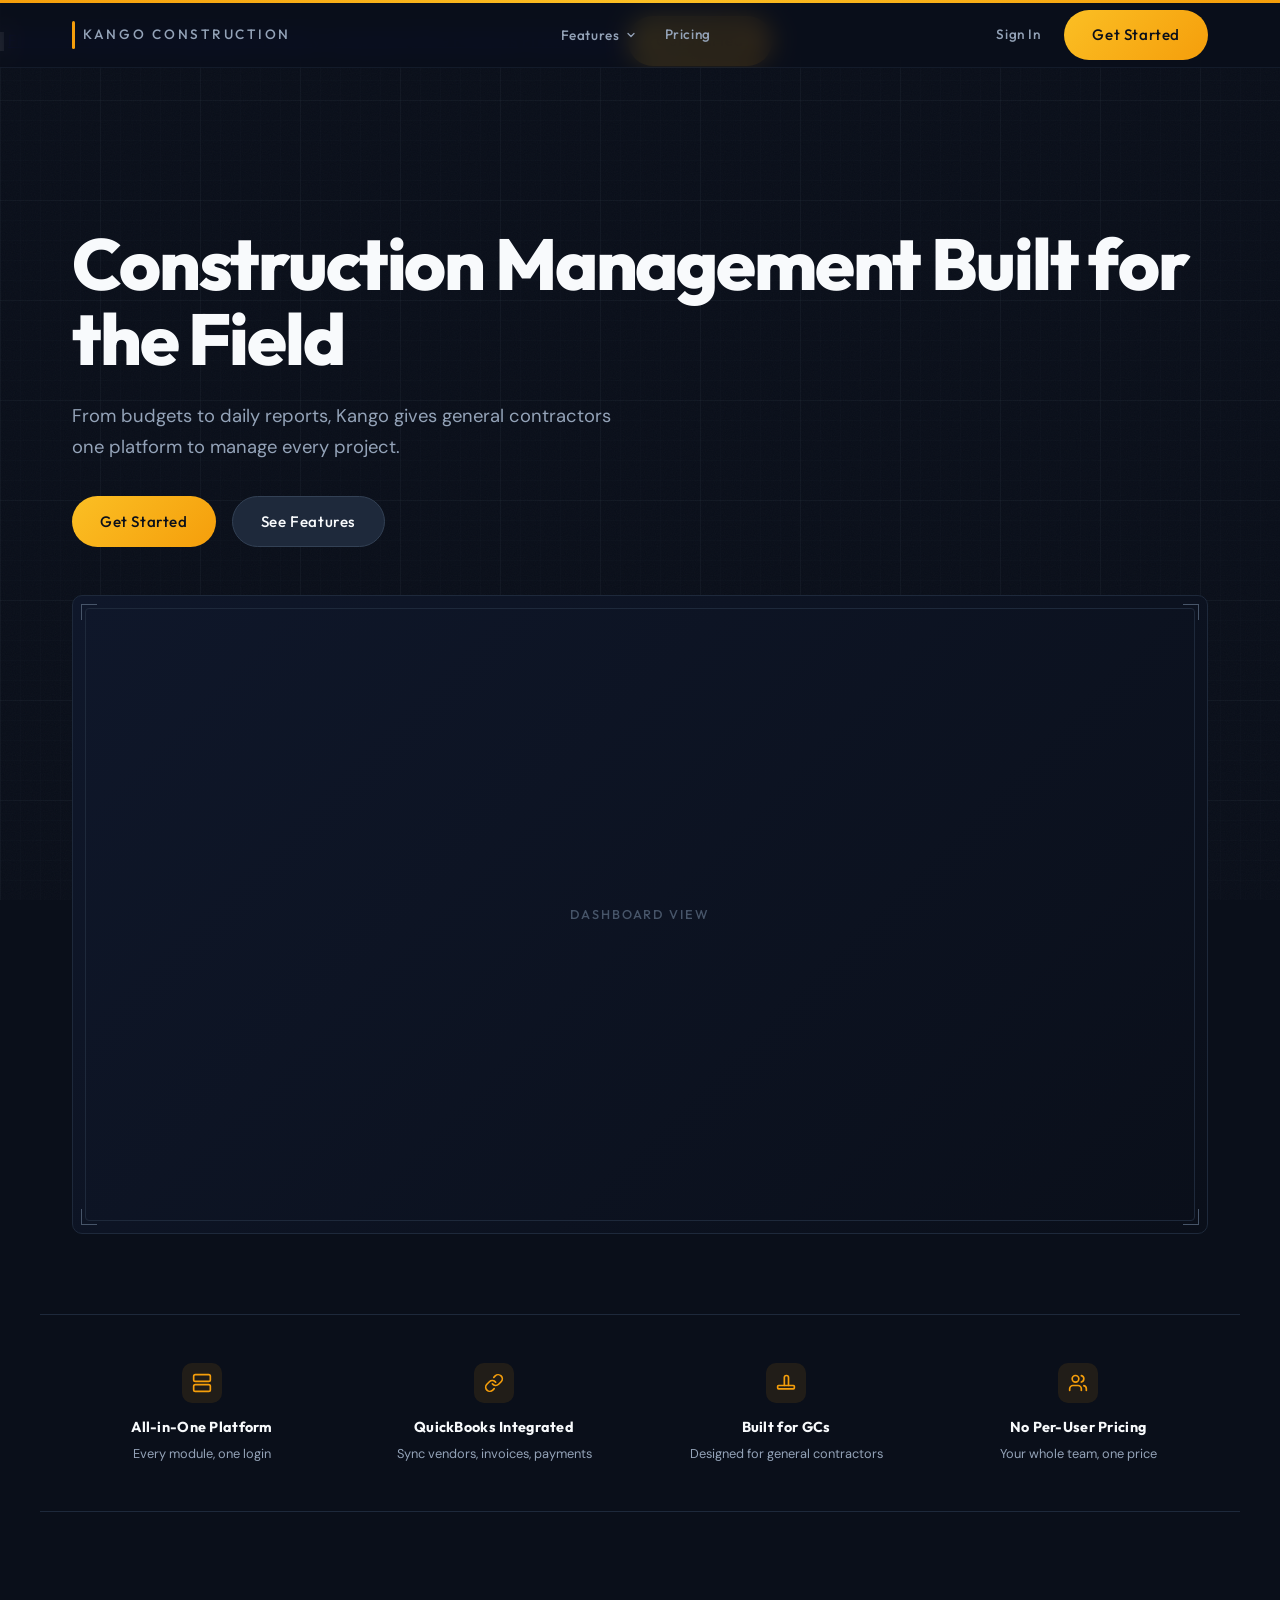
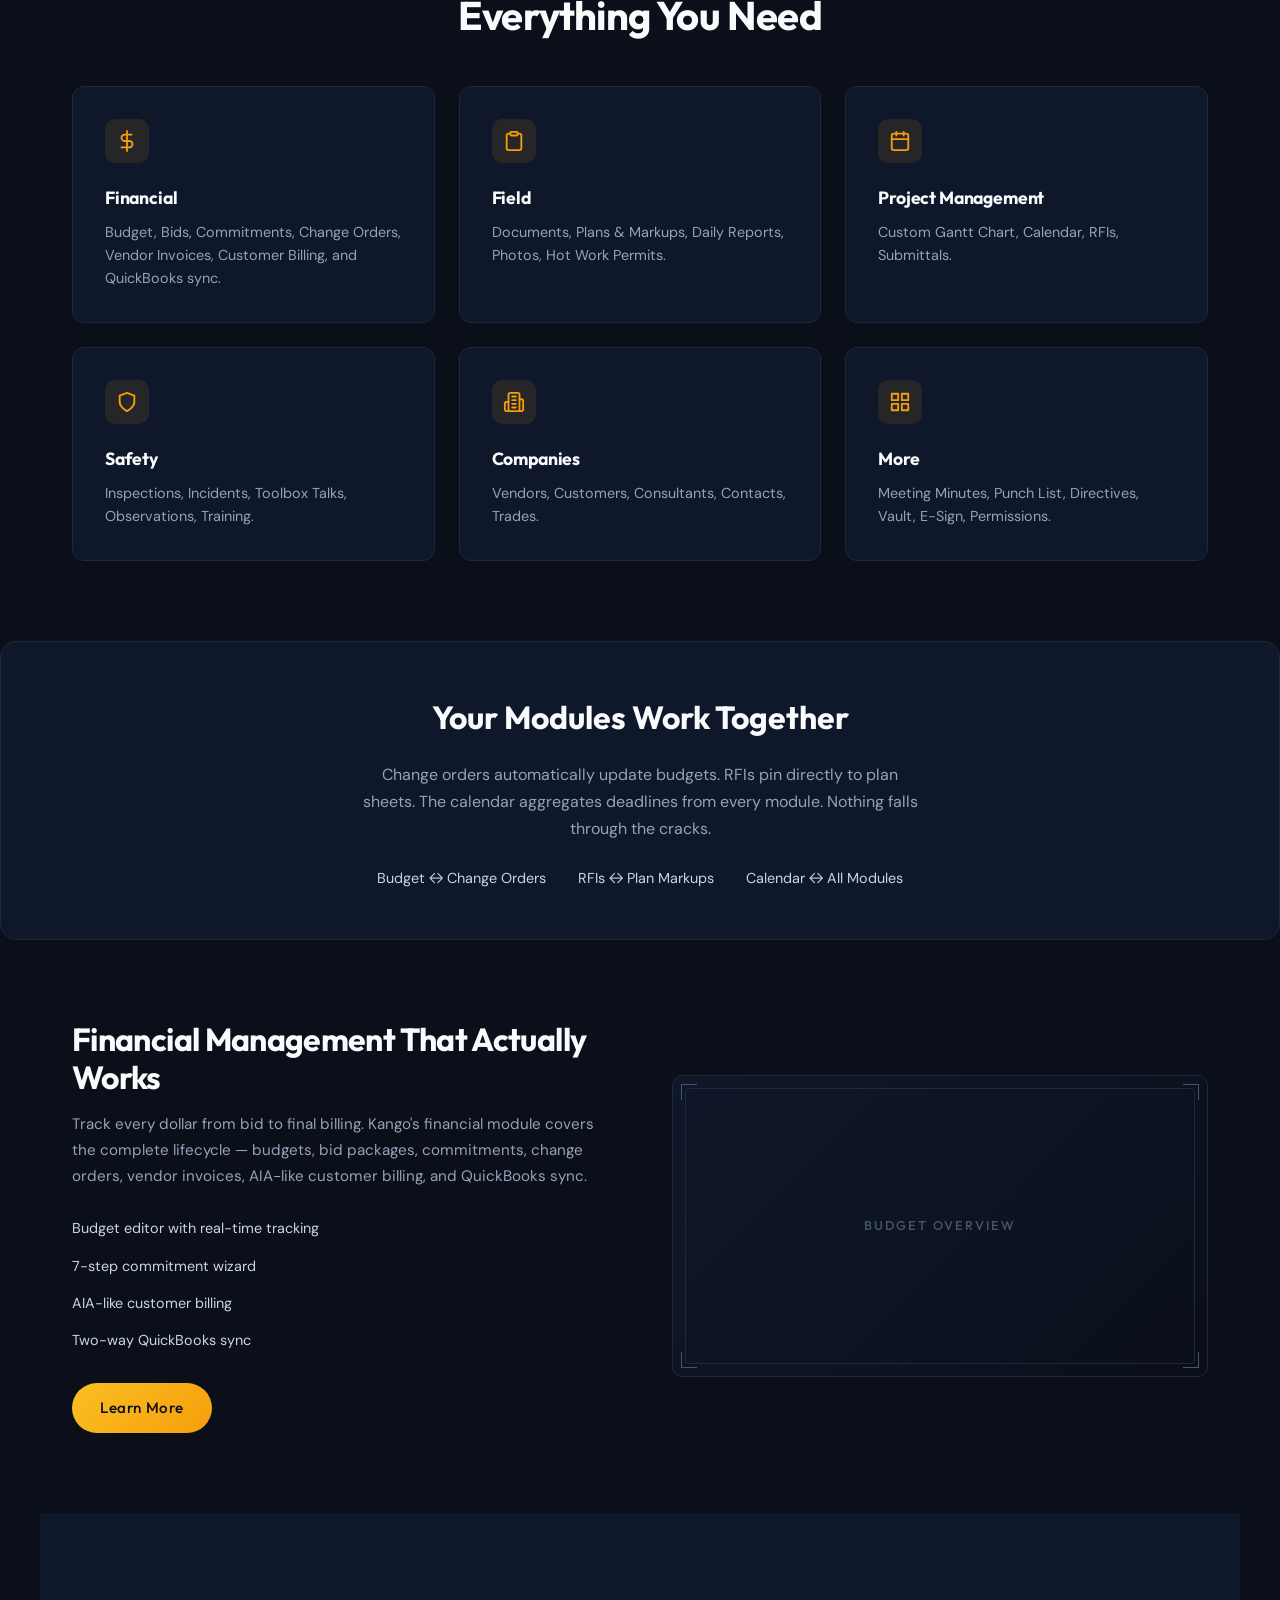
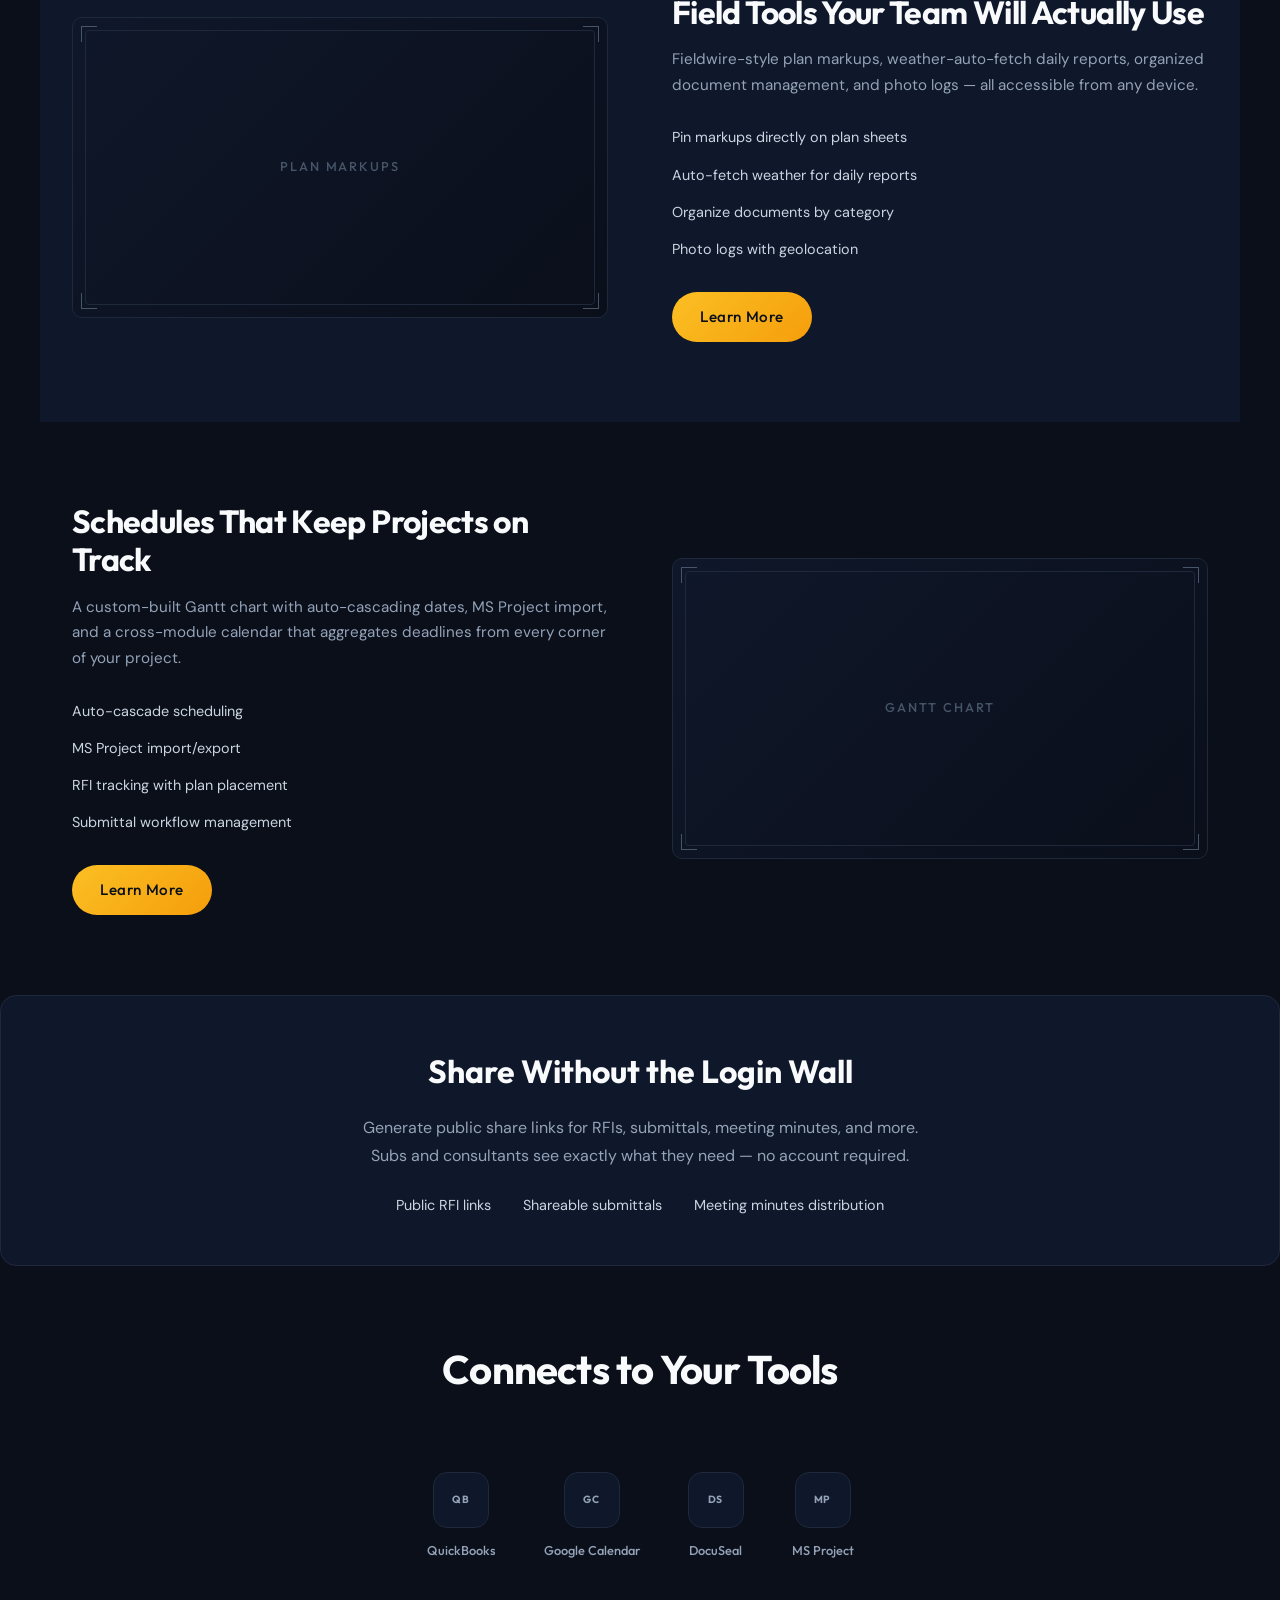
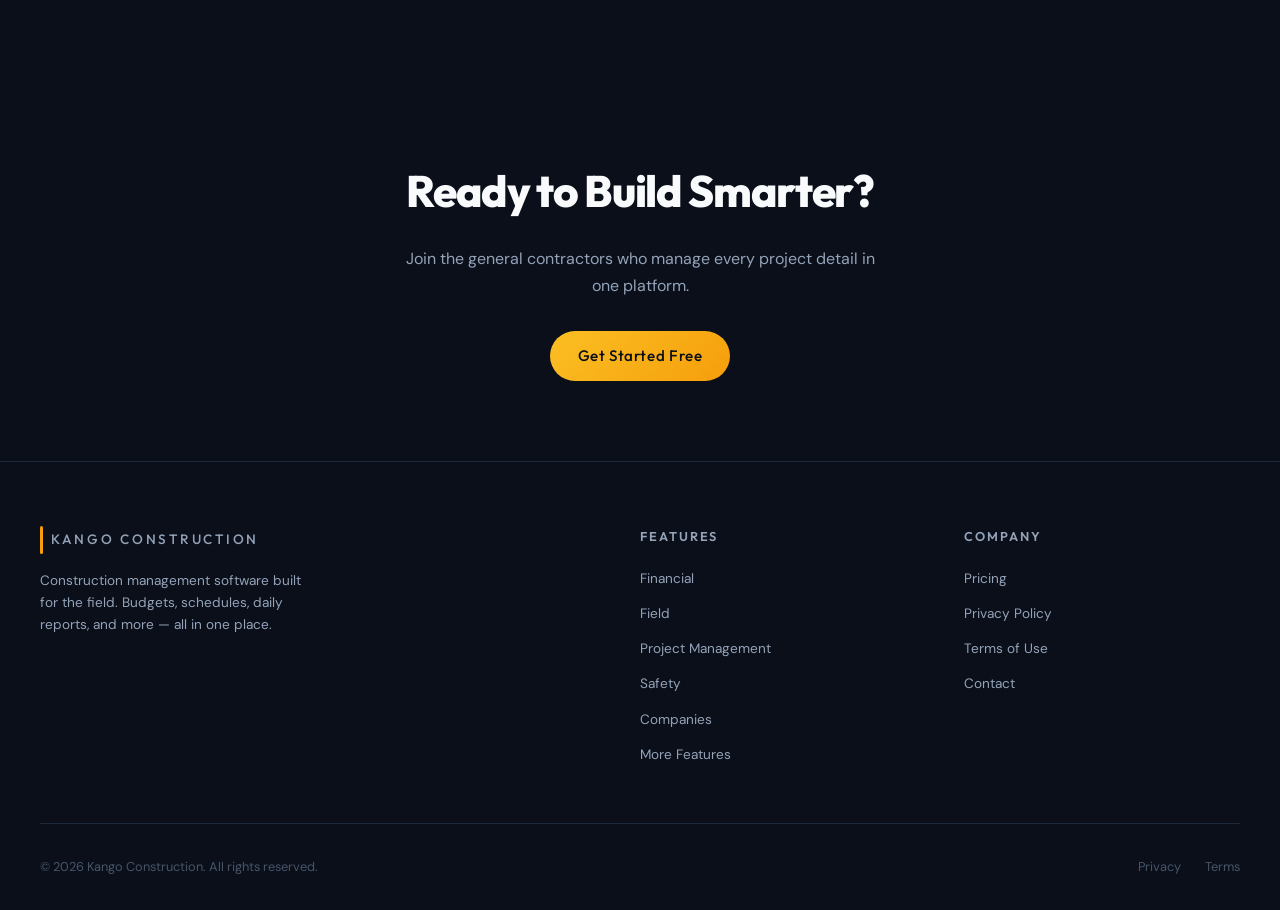
<file: index.html>
<!DOCTYPE html>
<html lang="en">
<head>
    <meta charset="UTF-8">
    <meta name="viewport" content="width=device-width, initial-scale=1.0">
    <title>Kango Construction — Construction Management Built for the Field</title>
    <meta name="description" content="From budgets to daily reports, Kango gives general contractors one platform to manage every project. Financial, field, scheduling, safety, and more.">
    <meta property="og:title" content="Kango Construction — Construction Management Built for the Field">
    <meta property="og:description" content="From budgets to daily reports, Kango gives general contractors one platform to manage every project. Financial, field, scheduling, safety, and more.">
    <meta property="og:type" content="website">
    <meta property="og:url" content="https://kangoconstruction.com">
    <meta property="og:image" content="https://kangoconstruction.com/images/icon-512.png">
    <meta property="og:site_name" content="Kango Construction">
    <meta name="twitter:card" content="summary">
    <meta name="twitter:title" content="Kango Construction — Construction Management Built for the Field">
    <meta name="twitter:description" content="From budgets to daily reports, Kango gives general contractors one platform to manage every project. Financial, field, scheduling, safety, and more.">
    <meta name="twitter:image" content="https://kangoconstruction.com/images/icon-512.png">
    <link rel="canonical" href="https://kangoconstruction.com/">
    <link rel="icon" type="image/png" sizes="32x32" href="/images/favicon-32x32.png">
    <link rel="icon" type="image/png" sizes="16x16" href="/images/favicon-16x16.png">
    <link rel="apple-touch-icon" sizes="180x180" href="/images/apple-touch-icon.png">
    <link rel="manifest" href="/site.webmanifest">
    <meta name="theme-color" content="#F26B21">
    <link rel="preconnect" href="https://fonts.googleapis.com">
    <link rel="preconnect" href="https://fonts.gstatic.com" crossorigin>
    <link href="https://fonts.googleapis.com/css2?family=DM+Sans:wght@400;500;600&family=Outfit:wght@600;700;800&display=swap" rel="stylesheet">
    <link rel="stylesheet" href="css/styles.css">
    <script type="application/ld+json">
    {
        "@context": "https://schema.org",
        "@graph": [
            {
                "@type": "Organization",
                "@id": "https://kangoconstruction.com/#organization",
                "name": "Kango Construction",
                "url": "https://kangoconstruction.com",
                "logo": {
                    "@type": "ImageObject",
                    "url": "https://kangoconstruction.com/images/icon-512.png",
                    "width": 512,
                    "height": 512
                },
                "contactPoint": {
                    "@type": "ContactPoint",
                    "email": "info@kangoconstruction.com",
                    "contactType": "sales"
                }
            },
            {
                "@type": "WebSite",
                "@id": "https://kangoconstruction.com/#website",
                "name": "Kango Construction",
                "url": "https://kangoconstruction.com",
                "publisher": { "@id": "https://kangoconstruction.com/#organization" }
            },
            {
                "@type": "SoftwareApplication",
                "name": "Kango Construction",
                "applicationCategory": "BusinessApplication",
                "operatingSystem": "Web",
                "description": "Construction management software for general contractors. Budget tracking, bid packages, daily reports, plan markups, scheduling, RFIs, submittals, and more.",
                "url": "https://kangoconstruction.com",
                "offers": {
                    "@type": "Offer",
                    "price": "0",
                    "priceCurrency": "USD",
                    "description": "Free trial with full access"
                },
                "provider": { "@id": "https://kangoconstruction.com/#organization" }
            }
        ]
    }
    </script>
</head>
<body>
    <div class="noise"></div>
    <div class="grid-bg"></div>

    <!-- Nav -->
    <div class="accent-bar"></div>
    <nav class="site-nav">
        <div class="nav-inner">
            <a href="/" class="nav-logo">
                <div class="bar"></div>
                <span>Kango Construction</span>
            </a>
            <ul class="nav-links">
                <li class="nav-dropdown">
                    <button class="nav-dropdown-toggle">Features <svg xmlns="http://www.w3.org/2000/svg" viewBox="0 0 24 24" fill="none" stroke="currentColor" stroke-width="2.5" stroke-linecap="round" stroke-linejoin="round"><path d="m6 9 6 6 6-6"/></svg></button>
                    <ul class="nav-dropdown-menu">
                        <li><a href="/features/financial.html">Financial</a></li>
                        <li><a href="/features/field.html">Field</a></li>
                        <li><a href="/features/project-management.html">Project Management</a></li>
                        <li><a href="/features/safety.html">Safety</a></li>
                        <li><a href="/features/companies.html">Companies</a></li>
                        <li><a href="/features/more.html">More Features</a></li>
                    </ul>
                </li>
                <li><a href="/pricing.html">Pricing</a></li>
            </ul>
            <div class="nav-cta">
                <a href="https://app.kangoconstruction.com" class="btn-signin">Sign In</a>
                <a href="https://app.kangoconstruction.com" class="btn btn-primary">Get Started</a>
            </div>
            <button class="nav-toggle" aria-label="Menu">
                <svg xmlns="http://www.w3.org/2000/svg" viewBox="0 0 24 24" fill="none" stroke="currentColor" stroke-width="2" stroke-linecap="round" stroke-linejoin="round"><line x1="3" y1="6" x2="21" y2="6"/><line x1="3" y1="12" x2="21" y2="12"/><line x1="3" y1="18" x2="21" y2="18"/></svg>
            </button>
        </div>
    </nav>
    <!-- Mobile nav -->
    <div class="nav-mobile">
        <button class="nav-mobile-close" aria-label="Close menu">
            <svg xmlns="http://www.w3.org/2000/svg" viewBox="0 0 24 24" fill="none" stroke="currentColor" stroke-width="2" stroke-linecap="round" stroke-linejoin="round"><line x1="18" y1="6" x2="6" y2="18"/><line x1="6" y1="6" x2="18" y2="18"/></svg>
        </button>
        <a href="/features/financial.html">Financial</a>
        <a href="/features/field.html">Field</a>
        <a href="/features/project-management.html">Project Management</a>
        <a href="/features/safety.html">Safety</a>
        <a href="/features/companies.html">Companies</a>
        <a href="/features/more.html">More Features</a>
        <a href="/pricing.html">Pricing</a>
        <a href="https://app.kangoconstruction.com">Sign In</a>
        <a href="https://app.kangoconstruction.com" class="btn btn-primary" style="margin-top: 1rem; justify-content: center;">Get Started</a>
    </div>

    <!-- 1. Hero -->
    <section class="hero fade-up">
        <div class="hero-content">
            <h1>Construction Management Built for the Field</h1>
            <p class="hero-sub">From budgets to daily reports, Kango gives general contractors one platform to manage every project.</p>
            <div class="hero-ctas">
                <a href="https://app.kangoconstruction.com" class="btn btn-primary">Get Started</a>
                <a href="/features/financial.html" class="btn btn-secondary">See Features</a>
            </div>
        </div>
        <div class="hero-media">
            <div class="screenshot-frame">
                <div class="corner tl"></div>
                <div class="corner tr"></div>
                <div class="corner bl"></div>
                <div class="corner br"></div>
                <span class="label">Dashboard View</span>
            </div>
        </div>
    </section>

    <!-- 2. Differentiator Bar -->
    <section class="diff-bar fade-up">
        <div class="diff-item">
            <div class="diff-icon">
                <svg xmlns="http://www.w3.org/2000/svg" width="24" height="24" viewBox="0 0 24 24" fill="none" stroke="currentColor" stroke-width="2" stroke-linecap="round" stroke-linejoin="round"><rect x="2" y="2" width="20" height="8" rx="2"/><rect x="2" y="14" width="20" height="8" rx="2"/></svg>
            </div>
            <h3>All-in-One Platform</h3>
            <p>Every module, one login</p>
        </div>
        <div class="diff-item">
            <div class="diff-icon">
                <svg xmlns="http://www.w3.org/2000/svg" width="24" height="24" viewBox="0 0 24 24" fill="none" stroke="currentColor" stroke-width="2" stroke-linecap="round" stroke-linejoin="round"><path d="M10 13a5 5 0 0 0 7.54.54l3-3a5 5 0 0 0-7.07-7.07l-1.72 1.71"/><path d="M14 11a5 5 0 0 0-7.54-.54l-3 3a5 5 0 0 0 7.07 7.07l1.71-1.71"/></svg>
            </div>
            <h3>QuickBooks Integrated</h3>
            <p>Sync vendors, invoices, payments</p>
        </div>
        <div class="diff-item">
            <div class="diff-icon">
                <svg xmlns="http://www.w3.org/2000/svg" width="24" height="24" viewBox="0 0 24 24" fill="none" stroke="currentColor" stroke-width="2" stroke-linecap="round" stroke-linejoin="round"><path d="M2 18a1 1 0 0 0 1 1h18a1 1 0 0 0 1-1v-2a1 1 0 0 0-1-1H3a1 1 0 0 0-1 1v2z"/><path d="M10 15V5.5a2.5 2.5 0 1 1 5 0V15"/></svg>
            </div>
            <h3>Built for GCs</h3>
            <p>Designed for general contractors</p>
        </div>
        <div class="diff-item">
            <div class="diff-icon">
                <svg xmlns="http://www.w3.org/2000/svg" width="24" height="24" viewBox="0 0 24 24" fill="none" stroke="currentColor" stroke-width="2" stroke-linecap="round" stroke-linejoin="round"><path d="M16 21v-2a4 4 0 0 0-4-4H6a4 4 0 0 0-4 4v2"/><circle cx="9" cy="7" r="4"/><path d="M22 21v-2a4 4 0 0 0-3-3.87"/><path d="M16 3.13a4 4 0 0 1 0 7.75"/></svg>
            </div>
            <h3>No Per-User Pricing</h3>
            <p>Your whole team, one price</p>
        </div>
    </section>

    <!-- 3. Module Grid -->
    <section class="section fade-up">
        <div class="section-header">
            <h2>Everything You Need</h2>
        </div>
        <div class="card-grid">
            <a href="/features/financial.html" class="feature-card fade-up">
                <div class="feature-icon">
                    <svg xmlns="http://www.w3.org/2000/svg" width="24" height="24" viewBox="0 0 24 24" fill="none" stroke="currentColor" stroke-width="2" stroke-linecap="round" stroke-linejoin="round"><line x1="12" y1="1" x2="12" y2="23"/><path d="M17 5H9.5a3.5 3.5 0 0 0 0 7h5a3.5 3.5 0 0 1 0 7H6"/></svg>
                </div>
                <h3>Financial</h3>
                <p>Budget, Bids, Commitments, Change Orders, Vendor Invoices, Customer Billing, and QuickBooks sync.</p>
            </a>
            <a href="/features/field.html" class="feature-card fade-up">
                <div class="feature-icon">
                    <svg xmlns="http://www.w3.org/2000/svg" width="24" height="24" viewBox="0 0 24 24" fill="none" stroke="currentColor" stroke-width="2" stroke-linecap="round" stroke-linejoin="round"><path d="M16 4h2a2 2 0 0 1 2 2v14a2 2 0 0 1-2 2H6a2 2 0 0 1-2-2V6a2 2 0 0 1 2-2h2"/><rect x="8" y="2" width="8" height="4" rx="1" ry="1"/></svg>
                </div>
                <h3>Field</h3>
                <p>Documents, Plans & Markups, Daily Reports, Photos, Hot Work Permits.</p>
            </a>
            <a href="/features/project-management.html" class="feature-card fade-up">
                <div class="feature-icon">
                    <svg xmlns="http://www.w3.org/2000/svg" width="24" height="24" viewBox="0 0 24 24" fill="none" stroke="currentColor" stroke-width="2" stroke-linecap="round" stroke-linejoin="round"><rect x="3" y="4" width="18" height="18" rx="2" ry="2"/><line x1="16" y1="2" x2="16" y2="6"/><line x1="8" y1="2" x2="8" y2="6"/><line x1="3" y1="10" x2="21" y2="10"/></svg>
                </div>
                <h3>Project Management</h3>
                <p>Custom Gantt Chart, Calendar, RFIs, Submittals.</p>
            </a>
            <a href="/features/safety.html" class="feature-card fade-up">
                <div class="feature-icon">
                    <svg xmlns="http://www.w3.org/2000/svg" width="24" height="24" viewBox="0 0 24 24" fill="none" stroke="currentColor" stroke-width="2" stroke-linecap="round" stroke-linejoin="round"><path d="M12 22s8-4 8-10V5l-8-3-8 3v7c0 6 8 10 8 10z"/></svg>
                </div>
                <h3>Safety</h3>
                <p>Inspections, Incidents, Toolbox Talks, Observations, Training.</p>
            </a>
            <a href="/features/companies.html" class="feature-card fade-up">
                <div class="feature-icon">
                    <svg xmlns="http://www.w3.org/2000/svg" width="24" height="24" viewBox="0 0 24 24" fill="none" stroke="currentColor" stroke-width="2" stroke-linecap="round" stroke-linejoin="round"><path d="M6 22V4a2 2 0 0 1 2-2h8a2 2 0 0 1 2 2v18Z"/><path d="M6 12H4a2 2 0 0 0-2 2v6a2 2 0 0 0 2 2h2"/><path d="M18 9h2a2 2 0 0 1 2 2v9a2 2 0 0 1-2 2h-2"/><path d="M10 6h4"/><path d="M10 10h4"/><path d="M10 14h4"/><path d="M10 18h4"/></svg>
                </div>
                <h3>Companies</h3>
                <p>Vendors, Customers, Consultants, Contacts, Trades.</p>
            </a>
            <a href="/features/more.html" class="feature-card fade-up">
                <div class="feature-icon">
                    <svg xmlns="http://www.w3.org/2000/svg" width="24" height="24" viewBox="0 0 24 24" fill="none" stroke="currentColor" stroke-width="2" stroke-linecap="round" stroke-linejoin="round"><rect x="3" y="3" width="7" height="7"/><rect x="14" y="3" width="7" height="7"/><rect x="14" y="14" width="7" height="7"/><rect x="3" y="14" width="7" height="7"/></svg>
                </div>
                <h3>More</h3>
                <p>Meeting Minutes, Punch List, Directives, Vault, E-Sign, Permissions.</p>
            </a>
        </div>
    </section>

    <!-- 4. Everything Connects -->
    <section class="callout fade-up">
        <div class="callout-content">
            <h2>Your Modules Work Together</h2>
            <p>Change orders automatically update budgets. RFIs pin directly to plan sheets. The calendar aggregates deadlines from every module. Nothing falls through the cracks.</p>
            <div class="callout-items">
                <div class="callout-item">Budget &#8596; Change Orders</div>
                <div class="callout-item">RFIs &#8596; Plan Markups</div>
                <div class="callout-item">Calendar &#8596; All Modules</div>
            </div>
        </div>
    </section>

    <!-- 5. Feature Spotlight: Financial -->
    <section class="section two-col fade-up">
        <div class="two-col-content">
            <h2>Financial Management That Actually Works</h2>
            <p>Track every dollar from bid to final billing. Kango's financial module covers the complete lifecycle — budgets, bid packages, commitments, change orders, vendor invoices, AIA-like customer billing, and QuickBooks sync.</p>
            <ul class="feature-list">
                <li>Budget editor with real-time tracking</li>
                <li>7-step commitment wizard</li>
                <li>AIA-like customer billing</li>
                <li>Two-way QuickBooks sync</li>
            </ul>
            <a href="/features/financial.html" class="btn btn-primary">Learn More</a>
        </div>
        <div class="two-col-media">
            <div class="screenshot-frame">
                <div class="corner tl"></div>
                <div class="corner tr"></div>
                <div class="corner bl"></div>
                <div class="corner br"></div>
                <span class="label">Budget Overview</span>
            </div>
        </div>
    </section>

    <!-- 6. Feature Spotlight: Field -->
    <section class="section two-col reverse alt-bg fade-up">
        <div class="two-col-content">
            <h2>Field Tools Your Team Will Actually Use</h2>
            <p>Fieldwire-style plan markups, weather-auto-fetch daily reports, organized document management, and photo logs — all accessible from any device.</p>
            <ul class="feature-list">
                <li>Pin markups directly on plan sheets</li>
                <li>Auto-fetch weather for daily reports</li>
                <li>Organize documents by category</li>
                <li>Photo logs with geolocation</li>
            </ul>
            <a href="/features/field.html" class="btn btn-primary">Learn More</a>
        </div>
        <div class="two-col-media">
            <div class="screenshot-frame">
                <div class="corner tl"></div>
                <div class="corner tr"></div>
                <div class="corner bl"></div>
                <div class="corner br"></div>
                <span class="label">Plan Markups</span>
            </div>
        </div>
    </section>

    <!-- 7. Feature Spotlight: Project Management -->
    <section class="section two-col fade-up">
        <div class="two-col-content">
            <h2>Schedules That Keep Projects on Track</h2>
            <p>A custom-built Gantt chart with auto-cascading dates, MS Project import, and a cross-module calendar that aggregates deadlines from every corner of your project.</p>
            <ul class="feature-list">
                <li>Auto-cascade scheduling</li>
                <li>MS Project import/export</li>
                <li>RFI tracking with plan placement</li>
                <li>Submittal workflow management</li>
            </ul>
            <a href="/features/project-management.html" class="btn btn-primary">Learn More</a>
        </div>
        <div class="two-col-media">
            <div class="screenshot-frame">
                <div class="corner tl"></div>
                <div class="corner tr"></div>
                <div class="corner bl"></div>
                <div class="corner br"></div>
                <span class="label">Gantt Chart</span>
            </div>
        </div>
    </section>

    <!-- 8. Public Sharing Callout -->
    <section class="callout alt-bg fade-up">
        <div class="callout-content">
            <h2>Share Without the Login Wall</h2>
            <p>Generate public share links for RFIs, submittals, meeting minutes, and more. Subs and consultants see exactly what they need — no account required.</p>
            <div class="callout-items">
                <div class="callout-item">Public RFI links</div>
                <div class="callout-item">Shareable submittals</div>
                <div class="callout-item">Meeting minutes distribution</div>
            </div>
        </div>
    </section>

    <!-- 9. Integrations Row -->
    <section class="section fade-up">
        <div class="section-header">
            <h2>Connects to Your Tools</h2>
        </div>
        <div class="integrations">
            <div class="int-item">
                <div class="int-icon">QB</div>
                <span>QuickBooks</span>
            </div>
            <div class="int-item">
                <div class="int-icon">GC</div>
                <span>Google Calendar</span>
            </div>
            <div class="int-item">
                <div class="int-icon">DS</div>
                <span>DocuSeal</span>
            </div>
            <div class="int-item">
                <div class="int-icon">MP</div>
                <span>MS Project</span>
            </div>
        </div>
    </section>

    <!-- 10. Final CTA -->
    <section class="cta-section fade-up">
        <h2>Ready to Build Smarter?</h2>
        <p>Join the general contractors who manage every project detail in one platform.</p>
        <a href="https://app.kangoconstruction.com" class="btn btn-primary">Get Started Free</a>
    </section>

    <!-- 11. Footer -->
    <footer class="site-footer">
        <div class="footer-inner">
            <div class="footer-brand">
                <a href="/" class="nav-logo">
                    <div class="bar"></div>
                    <span>Kango Construction</span>
                </a>
                <p>Construction management software built for the field. Budgets, schedules, daily reports, and more — all in one place.</p>
            </div>
            <div class="footer-col">
                <h4>Features</h4>
                <ul>
                    <li><a href="/features/financial.html">Financial</a></li>
                    <li><a href="/features/field.html">Field</a></li>
                    <li><a href="/features/project-management.html">Project Management</a></li>
                    <li><a href="/features/safety.html">Safety</a></li>
                    <li><a href="/features/companies.html">Companies</a></li>
                    <li><a href="/features/more.html">More Features</a></li>
                </ul>
            </div>
            <div class="footer-col">
                <h4>Company</h4>
                <ul>
                    <li><a href="/pricing.html">Pricing</a></li>
                    <li><a href="/privacy.html">Privacy Policy</a></li>
                    <li><a href="/terms.html">Terms of Use</a></li>
                    <li><a href="mailto:info@kangoconstruction.com">Contact</a></li>
                </ul>
            </div>
        </div>
        <div class="footer-bottom">
            <p>&copy; 2026 Kango Construction. All rights reserved.</p>
            <div class="footer-bottom-links">
                <a href="/privacy.html">Privacy</a>
                <a href="/terms.html">Terms</a>
            </div>
        </div>
    </footer>

    <script src="js/main.js"></script>
</body>
</html>
</file>
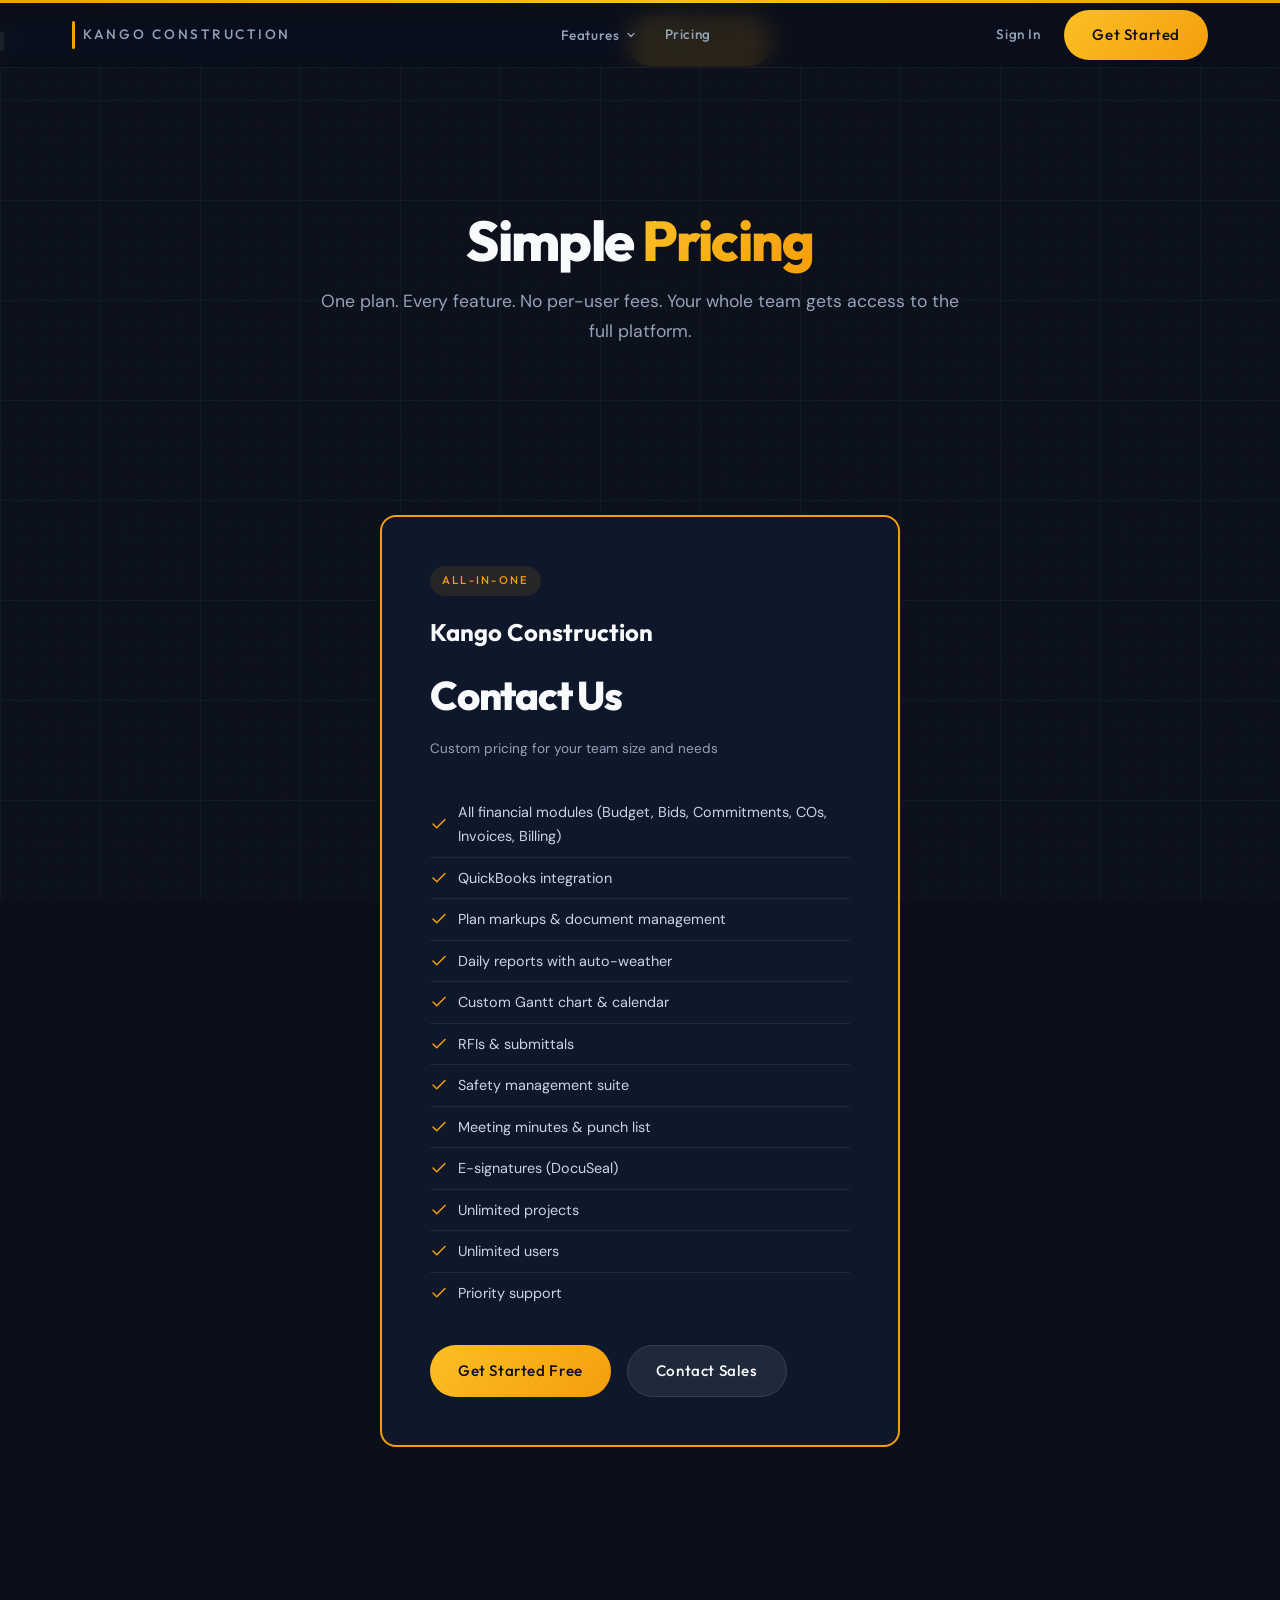
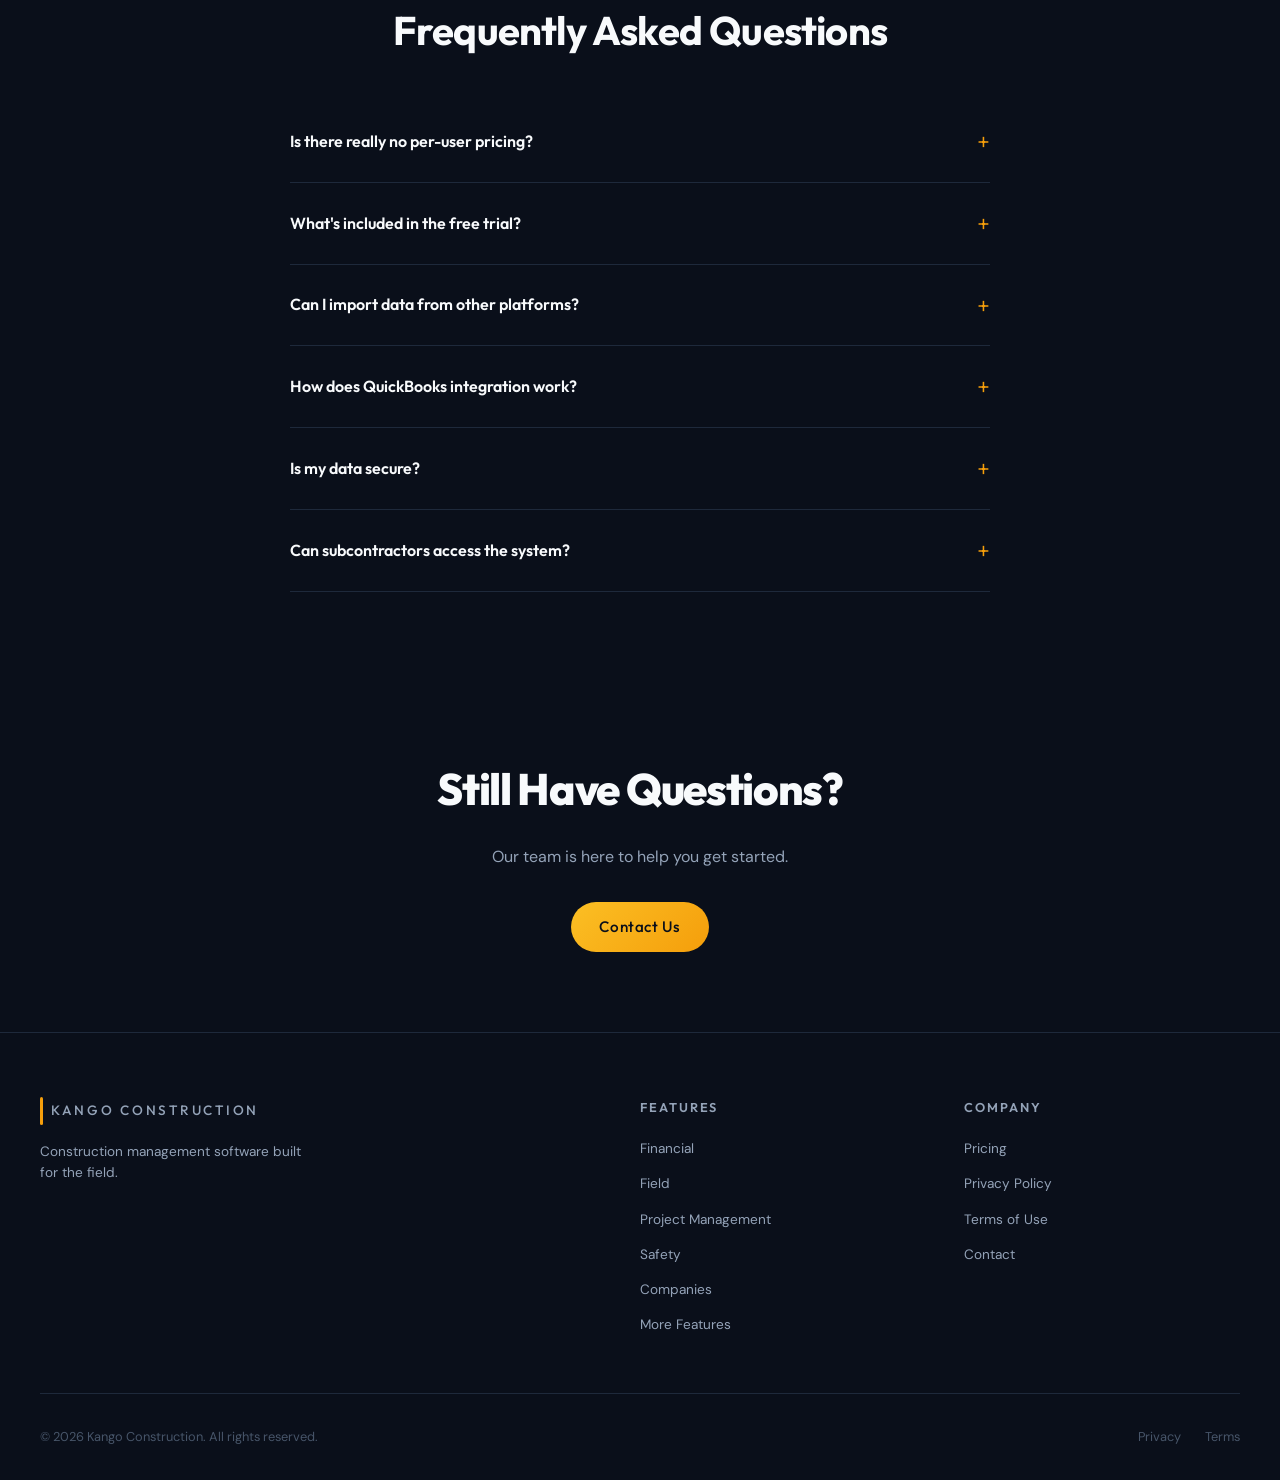
<file: pricing.html>
<!DOCTYPE html>
<html lang="en">
<head>
    <meta charset="UTF-8">
    <meta name="viewport" content="width=device-width, initial-scale=1.0">
    <title>Pricing | Kango Construction</title>
    <meta name="description" content="One plan. Every feature. No per-user fees. Simple pricing for construction management software that gives your whole team full access.">
    <meta property="og:title" content="Pricing | Kango Construction">
    <meta property="og:description" content="One plan. Every feature. No per-user fees. Simple pricing for construction management software that gives your whole team full access.">
    <meta property="og:type" content="website">
    <meta property="og:url" content="https://kangoconstruction.com/pricing.html">
    <meta property="og:image" content="https://kangoconstruction.com/images/icon-512.png">
    <meta property="og:site_name" content="Kango Construction">
    <meta name="twitter:card" content="summary">
    <meta name="twitter:title" content="Pricing | Kango Construction">
    <meta name="twitter:description" content="One plan. Every feature. No per-user fees. Simple pricing for construction management software that gives your whole team full access.">
    <meta name="twitter:image" content="https://kangoconstruction.com/images/icon-512.png">
    <link rel="canonical" href="https://kangoconstruction.com/pricing.html">
    <link rel="icon" type="image/png" sizes="32x32" href="/images/favicon-32x32.png">
    <link rel="icon" type="image/png" sizes="16x16" href="/images/favicon-16x16.png">
    <link rel="apple-touch-icon" sizes="180x180" href="/images/apple-touch-icon.png">
    <link rel="manifest" href="/site.webmanifest">
    <meta name="theme-color" content="#F26B21">
    <link rel="preconnect" href="https://fonts.googleapis.com">
    <link rel="preconnect" href="https://fonts.gstatic.com" crossorigin>
    <link href="https://fonts.googleapis.com/css2?family=DM+Sans:wght@400;500&family=Outfit:wght@300;500;700;800&display=swap" rel="stylesheet">
    <link rel="stylesheet" href="css/styles.css">
    <script type="application/ld+json">
    {
        "@context": "https://schema.org",
        "@type": "FAQPage",
        "mainEntity": [
            {
                "@type": "Question",
                "name": "Is there really no per-user pricing?",
                "acceptedAnswer": {
                    "@type": "Answer",
                    "text": "That's right. Kango charges per organization, not per user. Add your entire team — project managers, superintendents, office staff — without worrying about per-seat costs."
                }
            },
            {
                "@type": "Question",
                "name": "What's included in the free trial?",
                "acceptedAnswer": {
                    "@type": "Answer",
                    "text": "Everything. You get full access to every module during your trial period. No features are locked or limited."
                }
            },
            {
                "@type": "Question",
                "name": "Can I import data from other platforms?",
                "acceptedAnswer": {
                    "@type": "Answer",
                    "text": "Yes. Kango supports MS Project import for schedules, CSV import for contacts, and we can assist with data migration from other construction management platforms."
                }
            },
            {
                "@type": "Question",
                "name": "How does QuickBooks integration work?",
                "acceptedAnswer": {
                    "@type": "Answer",
                    "text": "Connect your QuickBooks Online account and sync vendors, customers, invoices, and payments bidirectionally. Changes in either system stay in sync automatically."
                }
            },
            {
                "@type": "Question",
                "name": "Is my data secure?",
                "acceptedAnswer": {
                    "@type": "Answer",
                    "text": "Absolutely. Your data is encrypted in transit with TLS, hosted on enterprise-grade infrastructure, and access is controlled by role-based permissions."
                }
            },
            {
                "@type": "Question",
                "name": "Can subcontractors access the system?",
                "acceptedAnswer": {
                    "@type": "Answer",
                    "text": "Subcontractors and consultants can view shared content through public share links — no account needed. For full access, you can invite them as users at no additional cost."
                }
            }
        ]
    }
    </script>
</head>
<body>
    <div class="grid-bg"></div>
    <div class="noise"></div>
    <div class="accent-bar"></div>

    <nav class="site-nav">
        <div class="nav-inner">
            <a href="/" class="nav-logo"><div class="bar"></div><span>Kango Construction</span></a>
            <ul class="nav-links">
                <li class="nav-dropdown">
                    <button class="nav-dropdown-toggle">Features <svg xmlns="http://www.w3.org/2000/svg" viewBox="0 0 24 24" fill="none" stroke="currentColor" stroke-width="2.5" stroke-linecap="round" stroke-linejoin="round"><path d="m6 9 6 6 6-6"/></svg></button>
                    <ul class="nav-dropdown-menu">
                        <li><a href="/features/financial.html">Financial</a></li>
                        <li><a href="/features/field.html">Field</a></li>
                        <li><a href="/features/project-management.html">Project Management</a></li>
                        <li><a href="/features/safety.html">Safety</a></li>
                        <li><a href="/features/companies.html">Companies</a></li>
                        <li><a href="/features/more.html">More Features</a></li>
                    </ul>
                </li>
                <li><a href="/pricing.html">Pricing</a></li>
            </ul>
            <div class="nav-cta">
                <a href="https://app.kangoconstruction.com" class="btn-signin">Sign In</a>
                <a href="https://app.kangoconstruction.com" class="btn btn-primary">Get Started</a>
            </div>
            <button class="nav-toggle" aria-label="Menu"><svg xmlns="http://www.w3.org/2000/svg" viewBox="0 0 24 24" fill="none" stroke="currentColor" stroke-width="2" stroke-linecap="round" stroke-linejoin="round"><line x1="3" y1="6" x2="21" y2="6"/><line x1="3" y1="12" x2="21" y2="12"/><line x1="3" y1="18" x2="21" y2="18"/></svg></button>
        </div>
    </nav>
    <div class="nav-mobile">
        <button class="nav-mobile-close" aria-label="Close menu"><svg xmlns="http://www.w3.org/2000/svg" viewBox="0 0 24 24" fill="none" stroke="currentColor" stroke-width="2" stroke-linecap="round" stroke-linejoin="round"><line x1="18" y1="6" x2="6" y2="18"/><line x1="6" y1="6" x2="18" y2="18"/></svg></button>
        <a href="/features/financial.html">Financial</a>
        <a href="/features/field.html">Field</a>
        <a href="/features/project-management.html">Project Management</a>
        <a href="/features/safety.html">Safety</a>
        <a href="/features/companies.html">Companies</a>
        <a href="/features/more.html">More Features</a>
        <a href="/pricing.html">Pricing</a>
        <a href="https://app.kangoconstruction.com">Sign In</a>
        <a href="https://app.kangoconstruction.com" class="btn btn-primary" style="margin-top:1rem;justify-content:center;">Get Started</a>
    </div>

    <!-- Hero -->
    <section class="feature-hero fade-up">
        <div class="container">
            <h1>Simple <span class="highlight">Pricing</span></h1>
            <p>One plan. Every feature. No per-user fees. Your whole team gets access to the full platform.</p>
        </div>
    </section>

    <!-- Pricing Card -->
    <section class="fade-up">
        <div class="container" style="display:flex;justify-content:center;">
            <div class="pricing-card">
                <span class="pricing-tag">ALL-IN-ONE</span>
                <h3>Kango Construction</h3>
                <div class="pricing-price">Contact Us</div>
                <p class="pricing-note">Custom pricing for your team size and needs</p>
                <ul class="pricing-checklist">
                    <li>
                        <svg xmlns="http://www.w3.org/2000/svg" width="20" height="20" viewBox="0 0 24 24" fill="none" stroke="currentColor" stroke-width="2" stroke-linecap="round" stroke-linejoin="round"><path d="M20 6 9 17l-5-5"/></svg>
                        All financial modules (Budget, Bids, Commitments, COs, Invoices, Billing)
                    </li>
                    <li>
                        <svg xmlns="http://www.w3.org/2000/svg" width="20" height="20" viewBox="0 0 24 24" fill="none" stroke="currentColor" stroke-width="2" stroke-linecap="round" stroke-linejoin="round"><path d="M20 6 9 17l-5-5"/></svg>
                        QuickBooks integration
                    </li>
                    <li>
                        <svg xmlns="http://www.w3.org/2000/svg" width="20" height="20" viewBox="0 0 24 24" fill="none" stroke="currentColor" stroke-width="2" stroke-linecap="round" stroke-linejoin="round"><path d="M20 6 9 17l-5-5"/></svg>
                        Plan markups &amp; document management
                    </li>
                    <li>
                        <svg xmlns="http://www.w3.org/2000/svg" width="20" height="20" viewBox="0 0 24 24" fill="none" stroke="currentColor" stroke-width="2" stroke-linecap="round" stroke-linejoin="round"><path d="M20 6 9 17l-5-5"/></svg>
                        Daily reports with auto-weather
                    </li>
                    <li>
                        <svg xmlns="http://www.w3.org/2000/svg" width="20" height="20" viewBox="0 0 24 24" fill="none" stroke="currentColor" stroke-width="2" stroke-linecap="round" stroke-linejoin="round"><path d="M20 6 9 17l-5-5"/></svg>
                        Custom Gantt chart &amp; calendar
                    </li>
                    <li>
                        <svg xmlns="http://www.w3.org/2000/svg" width="20" height="20" viewBox="0 0 24 24" fill="none" stroke="currentColor" stroke-width="2" stroke-linecap="round" stroke-linejoin="round"><path d="M20 6 9 17l-5-5"/></svg>
                        RFIs &amp; submittals
                    </li>
                    <li>
                        <svg xmlns="http://www.w3.org/2000/svg" width="20" height="20" viewBox="0 0 24 24" fill="none" stroke="currentColor" stroke-width="2" stroke-linecap="round" stroke-linejoin="round"><path d="M20 6 9 17l-5-5"/></svg>
                        Safety management suite
                    </li>
                    <li>
                        <svg xmlns="http://www.w3.org/2000/svg" width="20" height="20" viewBox="0 0 24 24" fill="none" stroke="currentColor" stroke-width="2" stroke-linecap="round" stroke-linejoin="round"><path d="M20 6 9 17l-5-5"/></svg>
                        Meeting minutes &amp; punch list
                    </li>
                    <li>
                        <svg xmlns="http://www.w3.org/2000/svg" width="20" height="20" viewBox="0 0 24 24" fill="none" stroke="currentColor" stroke-width="2" stroke-linecap="round" stroke-linejoin="round"><path d="M20 6 9 17l-5-5"/></svg>
                        E-signatures (DocuSeal)
                    </li>
                    <li>
                        <svg xmlns="http://www.w3.org/2000/svg" width="20" height="20" viewBox="0 0 24 24" fill="none" stroke="currentColor" stroke-width="2" stroke-linecap="round" stroke-linejoin="round"><path d="M20 6 9 17l-5-5"/></svg>
                        Unlimited projects
                    </li>
                    <li>
                        <svg xmlns="http://www.w3.org/2000/svg" width="20" height="20" viewBox="0 0 24 24" fill="none" stroke="currentColor" stroke-width="2" stroke-linecap="round" stroke-linejoin="round"><path d="M20 6 9 17l-5-5"/></svg>
                        Unlimited users
                    </li>
                    <li>
                        <svg xmlns="http://www.w3.org/2000/svg" width="20" height="20" viewBox="0 0 24 24" fill="none" stroke="currentColor" stroke-width="2" stroke-linecap="round" stroke-linejoin="round"><path d="M20 6 9 17l-5-5"/></svg>
                        Priority support
                    </li>
                </ul>
                <div class="pricing-buttons">
                    <a href="https://app.kangoconstruction.com" class="btn btn-primary">Get Started Free</a>
                    <a href="mailto:info@kangoconstruction.com" class="btn btn-secondary">Contact Sales</a>
                </div>
            </div>
        </div>
    </section>

    <!-- FAQ -->
    <section class="fade-up">
        <div class="container">
            <div class="section-header">
                <h2>Frequently Asked Questions</h2>
            </div>
            <div class="faq-list">
                <details>
                    <summary>Is there really no per-user pricing?</summary>
                    <p>That's right. Kango charges per organization, not per user. Add your entire team — project managers, superintendents, office staff — without worrying about per-seat costs.</p>
                </details>
                <details>
                    <summary>What's included in the free trial?</summary>
                    <p>Everything. You get full access to every module during your trial period. No features are locked or limited.</p>
                </details>
                <details>
                    <summary>Can I import data from other platforms?</summary>
                    <p>Yes. Kango supports MS Project import for schedules, CSV import for contacts, and we can assist with data migration from other construction management platforms.</p>
                </details>
                <details>
                    <summary>How does QuickBooks integration work?</summary>
                    <p>Connect your QuickBooks Online account and sync vendors, customers, invoices, and payments bidirectionally. Changes in either system stay in sync automatically.</p>
                </details>
                <details>
                    <summary>Is my data secure?</summary>
                    <p>Absolutely. Your data is encrypted in transit with TLS, hosted on enterprise-grade infrastructure (Vercel + Neon PostgreSQL), and access is controlled by role-based permissions.</p>
                </details>
                <details>
                    <summary>Can subcontractors access the system?</summary>
                    <p>Subcontractors and consultants can view shared content through public share links — no account needed. For full access, you can invite them as users at no additional cost.</p>
                </details>
            </div>
        </div>
    </section>

    <!-- Bottom CTA -->
    <section class="cta-section fade-up">
        <div class="container">
            <h2>Still Have Questions?</h2>
            <p>Our team is here to help you get started.</p>
            <a href="mailto:info@kangoconstruction.com" class="btn btn-primary">Contact Us</a>
        </div>
    </section>

    <footer class="site-footer">
        <div class="footer-inner">
            <div class="footer-brand">
                <a href="/" class="nav-logo"><div class="bar"></div><span>Kango Construction</span></a>
                <p>Construction management software built for the field.</p>
            </div>
            <div class="footer-col">
                <h4>Features</h4>
                <ul>
                    <li><a href="/features/financial.html">Financial</a></li>
                    <li><a href="/features/field.html">Field</a></li>
                    <li><a href="/features/project-management.html">Project Management</a></li>
                    <li><a href="/features/safety.html">Safety</a></li>
                    <li><a href="/features/companies.html">Companies</a></li>
                    <li><a href="/features/more.html">More Features</a></li>
                </ul>
            </div>
            <div class="footer-col">
                <h4>Company</h4>
                <ul>
                    <li><a href="/pricing.html">Pricing</a></li>
                    <li><a href="/privacy.html">Privacy Policy</a></li>
                    <li><a href="/terms.html">Terms of Use</a></li>
                    <li><a href="mailto:info@kangoconstruction.com">Contact</a></li>
                </ul>
            </div>
        </div>
        <div class="footer-bottom">
            <p>&copy; 2026 Kango Construction. All rights reserved.</p>
            <div class="footer-bottom-links">
                <a href="/privacy.html">Privacy</a>
                <a href="/terms.html">Terms</a>
            </div>
        </div>
    </footer>

    <script src="js/main.js"></script>
</body>
</html>
</file>
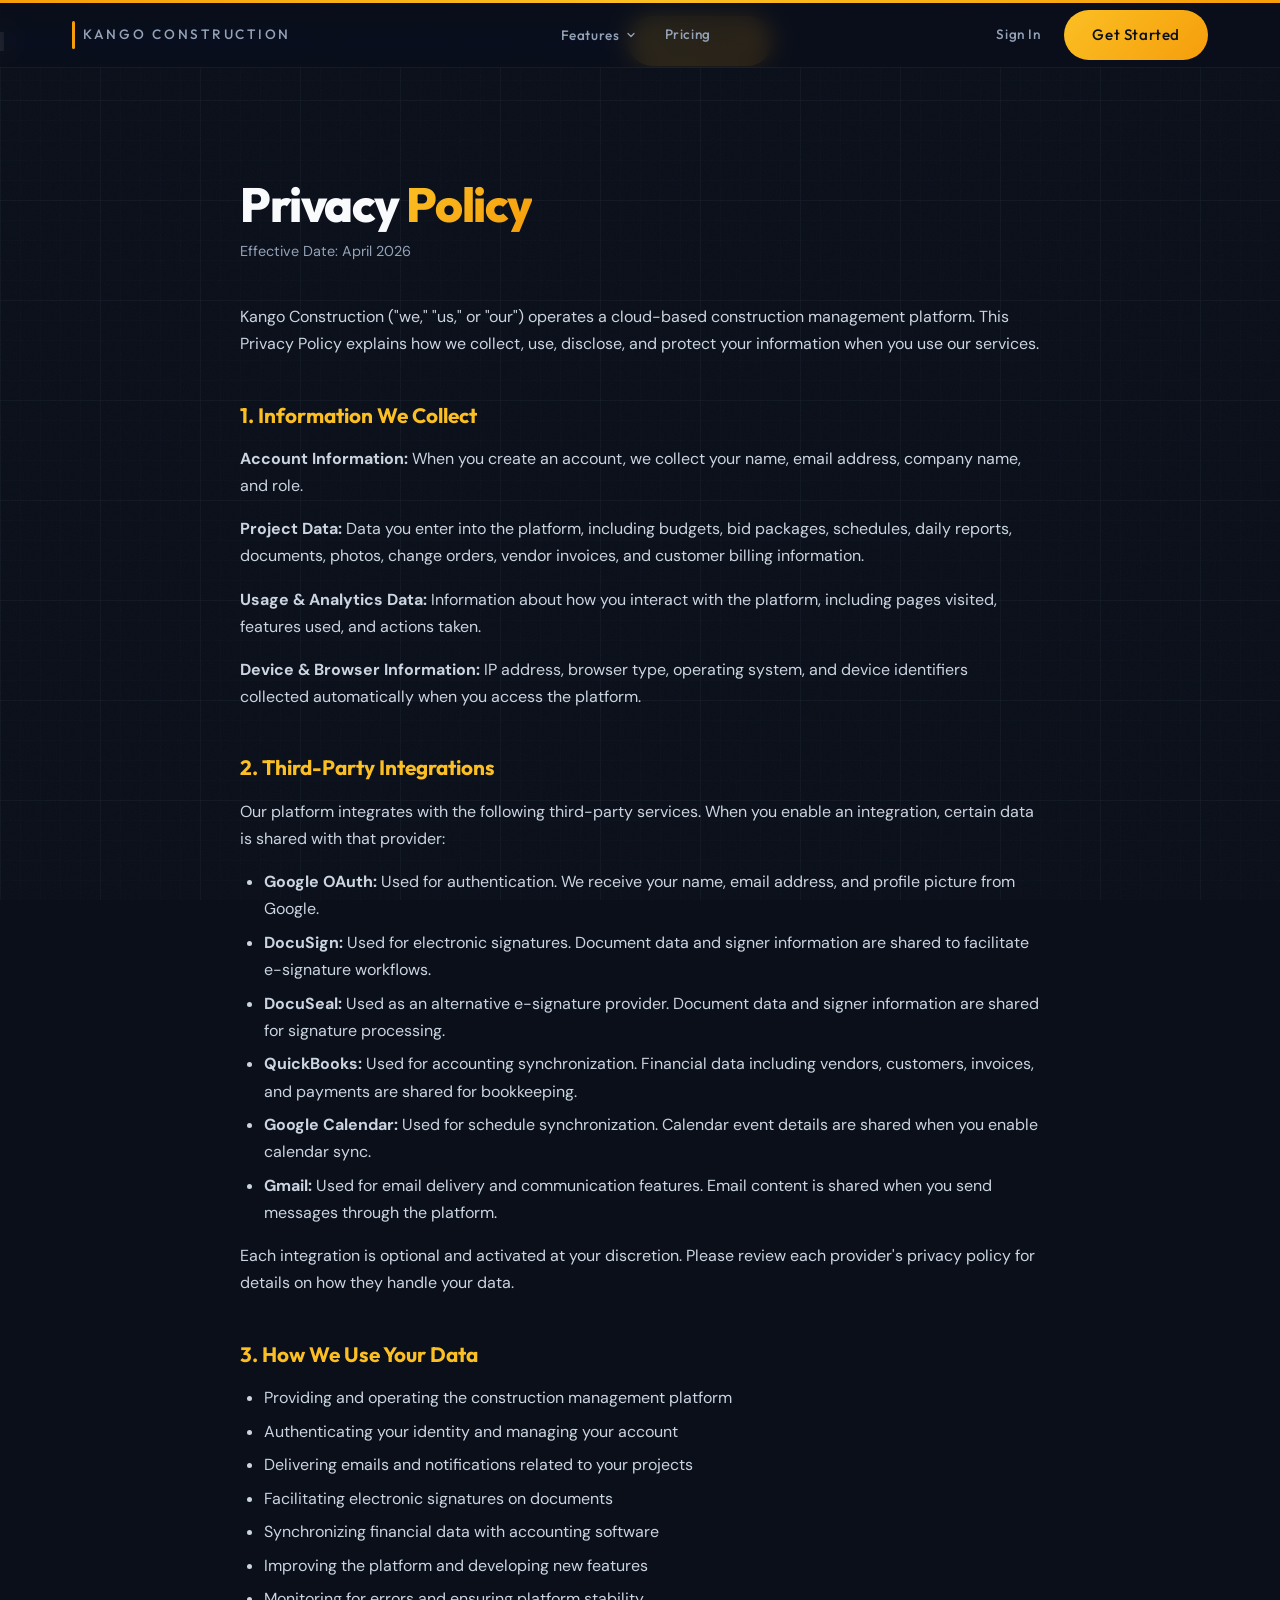
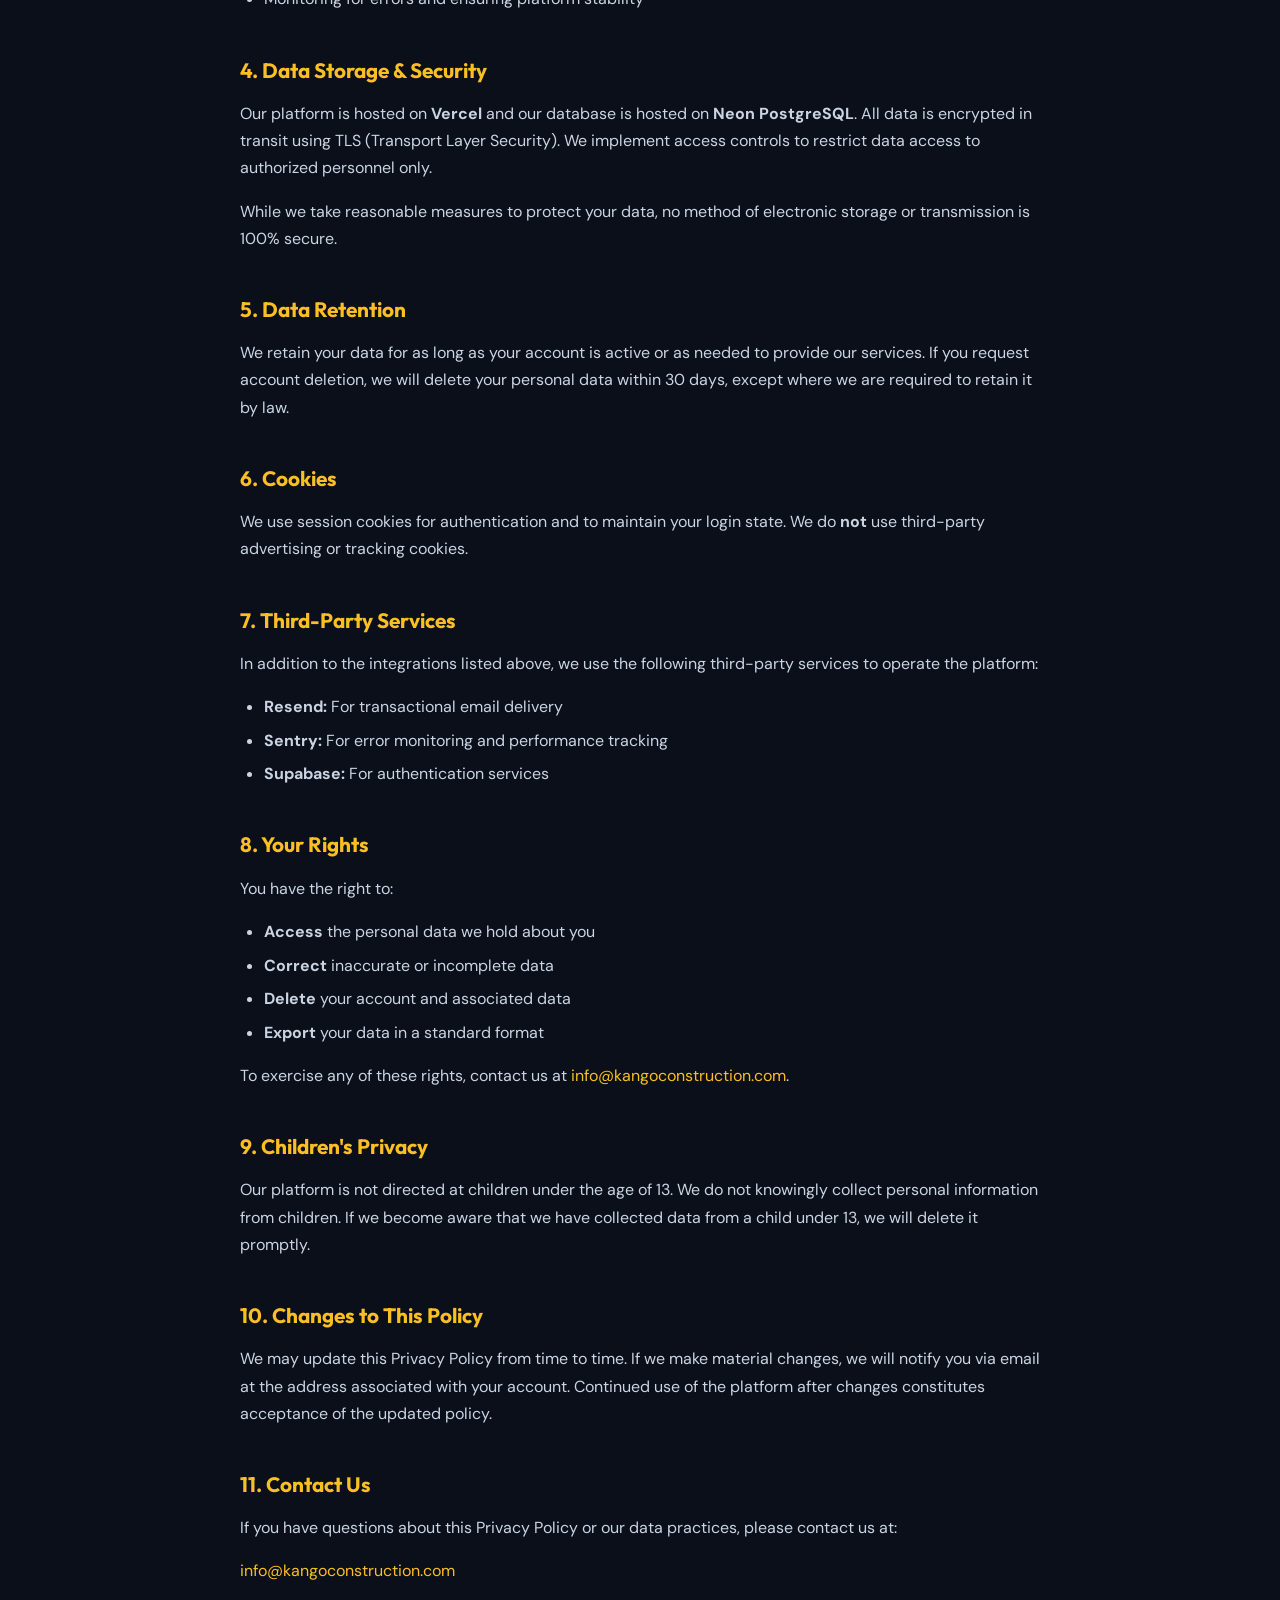
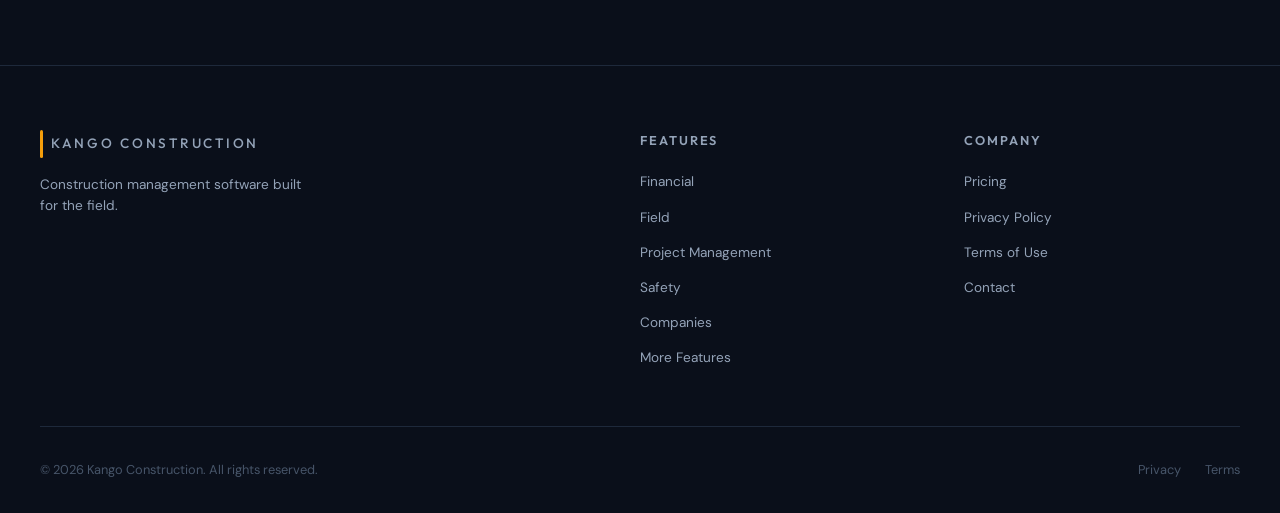
<file: privacy.html>
<!DOCTYPE html>
<html lang="en">
<head>
    <meta charset="UTF-8">
    <meta name="viewport" content="width=device-width, initial-scale=1.0">
    <meta name="robots" content="noindex, follow">
    <title>Privacy Policy — Kango Construction</title>
    <meta name="description" content="Kango Construction Privacy Policy — how we collect, use, and protect your data.">
    <meta property="og:title" content="Privacy Policy — Kango Construction">
    <meta property="og:description" content="How we collect, use, and protect your data.">
    <meta property="og:type" content="website">
    <meta property="og:url" content="https://kangoconstruction.com/privacy.html">
    <meta property="og:site_name" content="Kango Construction">
    <link rel="canonical" href="https://kangoconstruction.com/privacy.html">
    <link rel="icon" type="image/png" sizes="32x32" href="/images/favicon-32x32.png">
    <link rel="icon" type="image/png" sizes="16x16" href="/images/favicon-16x16.png">
    <link rel="apple-touch-icon" sizes="180x180" href="/images/apple-touch-icon.png">
    <link rel="manifest" href="/site.webmanifest">
    <meta name="theme-color" content="#F26B21">
    <link rel="preconnect" href="https://fonts.googleapis.com">
    <link rel="preconnect" href="https://fonts.gstatic.com" crossorigin>
    <link href="https://fonts.googleapis.com/css2?family=Outfit:wght@300;500;700;800&family=DM+Sans:wght@400;500&display=swap" rel="stylesheet">
    <link rel="stylesheet" href="/css/styles.css">
</head>
<body>
    <div class="grid-bg"></div>
    <div class="noise"></div>
    <div class="accent-bar"></div>

    <nav class="site-nav">
        <div class="nav-inner">
            <a href="/" class="nav-logo">
                <div class="bar"></div>
                <span>Kango Construction</span>
            </a>
            <ul class="nav-links">
                <li class="nav-dropdown">
                    <button class="nav-dropdown-toggle">Features <svg xmlns="http://www.w3.org/2000/svg" viewBox="0 0 24 24" fill="none" stroke="currentColor" stroke-width="2.5" stroke-linecap="round" stroke-linejoin="round"><path d="m6 9 6 6 6-6"/></svg></button>
                    <ul class="nav-dropdown-menu">
                        <li><a href="/features/financial.html">Financial</a></li>
                        <li><a href="/features/field.html">Field</a></li>
                        <li><a href="/features/project-management.html">Project Management</a></li>
                        <li><a href="/features/safety.html">Safety</a></li>
                        <li><a href="/features/companies.html">Companies</a></li>
                        <li><a href="/features/more.html">More Features</a></li>
                    </ul>
                </li>
                <li><a href="/pricing.html">Pricing</a></li>
            </ul>
            <div class="nav-cta">
                <a href="https://app.kangoconstruction.com" class="btn-signin">Sign In</a>
                <a href="https://app.kangoconstruction.com" class="btn btn-primary">Get Started</a>
            </div>
            <button class="nav-toggle" aria-label="Menu">
                <svg xmlns="http://www.w3.org/2000/svg" viewBox="0 0 24 24" fill="none" stroke="currentColor" stroke-width="2" stroke-linecap="round" stroke-linejoin="round"><line x1="3" y1="6" x2="21" y2="6"/><line x1="3" y1="12" x2="21" y2="12"/><line x1="3" y1="18" x2="21" y2="18"/></svg>
            </button>
        </div>
    </nav>
    <div class="nav-mobile">
        <button class="nav-mobile-close" aria-label="Close menu">
            <svg xmlns="http://www.w3.org/2000/svg" viewBox="0 0 24 24" fill="none" stroke="currentColor" stroke-width="2" stroke-linecap="round" stroke-linejoin="round"><line x1="18" y1="6" x2="6" y2="18"/><line x1="6" y1="6" x2="18" y2="18"/></svg>
        </button>
        <a href="/features/financial.html">Financial</a>
        <a href="/features/field.html">Field</a>
        <a href="/features/project-management.html">Project Management</a>
        <a href="/features/safety.html">Safety</a>
        <a href="/features/companies.html">Companies</a>
        <a href="/features/more.html">More Features</a>
        <a href="/pricing.html">Pricing</a>
        <a href="https://app.kangoconstruction.com">Sign In</a>
        <a href="https://app.kangoconstruction.com" class="btn btn-primary" style="margin-top: 1rem; justify-content: center;">Get Started</a>
    </div>

    <main class="legal-page container--narrow" style="position: relative; z-index: 1;">
        <h1>Privacy <span class="highlight">Policy</span></h1>
        <p class="effective-date">Effective Date: April 2026</p>

        <p>Kango Construction ("we," "us," or "our") operates a cloud-based construction management platform. This Privacy Policy explains how we collect, use, disclose, and protect your information when you use our services.</p>

        <h2>1. Information We Collect</h2>
        <p><strong>Account Information:</strong> When you create an account, we collect your name, email address, company name, and role.</p>
        <p><strong>Project Data:</strong> Data you enter into the platform, including budgets, bid packages, schedules, daily reports, documents, photos, change orders, vendor invoices, and customer billing information.</p>
        <p><strong>Usage &amp; Analytics Data:</strong> Information about how you interact with the platform, including pages visited, features used, and actions taken.</p>
        <p><strong>Device &amp; Browser Information:</strong> IP address, browser type, operating system, and device identifiers collected automatically when you access the platform.</p>

        <h2>2. Third-Party Integrations</h2>
        <p>Our platform integrates with the following third-party services. When you enable an integration, certain data is shared with that provider:</p>
        <ul>
            <li><strong>Google OAuth:</strong> Used for authentication. We receive your name, email address, and profile picture from Google.</li>
            <li><strong>DocuSign:</strong> Used for electronic signatures. Document data and signer information are shared to facilitate e-signature workflows.</li>
            <li><strong>DocuSeal:</strong> Used as an alternative e-signature provider. Document data and signer information are shared for signature processing.</li>
            <li><strong>QuickBooks:</strong> Used for accounting synchronization. Financial data including vendors, customers, invoices, and payments are shared for bookkeeping.</li>
            <li><strong>Google Calendar:</strong> Used for schedule synchronization. Calendar event details are shared when you enable calendar sync.</li>
            <li><strong>Gmail:</strong> Used for email delivery and communication features. Email content is shared when you send messages through the platform.</li>
        </ul>
        <p>Each integration is optional and activated at your discretion. Please review each provider's privacy policy for details on how they handle your data.</p>

        <h2>3. How We Use Your Data</h2>
        <ul>
            <li>Providing and operating the construction management platform</li>
            <li>Authenticating your identity and managing your account</li>
            <li>Delivering emails and notifications related to your projects</li>
            <li>Facilitating electronic signatures on documents</li>
            <li>Synchronizing financial data with accounting software</li>
            <li>Improving the platform and developing new features</li>
            <li>Monitoring for errors and ensuring platform stability</li>
        </ul>

        <h2>4. Data Storage &amp; Security</h2>
        <p>Our platform is hosted on <strong>Vercel</strong> and our database is hosted on <strong>Neon PostgreSQL</strong>. All data is encrypted in transit using TLS (Transport Layer Security). We implement access controls to restrict data access to authorized personnel only.</p>
        <p>While we take reasonable measures to protect your data, no method of electronic storage or transmission is 100% secure.</p>

        <h2>5. Data Retention</h2>
        <p>We retain your data for as long as your account is active or as needed to provide our services. If you request account deletion, we will delete your personal data within 30 days, except where we are required to retain it by law.</p>

        <h2>6. Cookies</h2>
        <p>We use session cookies for authentication and to maintain your login state. We do <strong>not</strong> use third-party advertising or tracking cookies.</p>

        <h2>7. Third-Party Services</h2>
        <p>In addition to the integrations listed above, we use the following third-party services to operate the platform:</p>
        <ul>
            <li><strong>Resend:</strong> For transactional email delivery</li>
            <li><strong>Sentry:</strong> For error monitoring and performance tracking</li>
            <li><strong>Supabase:</strong> For authentication services</li>
        </ul>

        <h2>8. Your Rights</h2>
        <p>You have the right to:</p>
        <ul>
            <li><strong>Access</strong> the personal data we hold about you</li>
            <li><strong>Correct</strong> inaccurate or incomplete data</li>
            <li><strong>Delete</strong> your account and associated data</li>
            <li><strong>Export</strong> your data in a standard format</li>
        </ul>
        <p>To exercise any of these rights, contact us at <a href="mailto:info@kangoconstruction.com">info@kangoconstruction.com</a>.</p>

        <h2>9. Children's Privacy</h2>
        <p>Our platform is not directed at children under the age of 13. We do not knowingly collect personal information from children. If we become aware that we have collected data from a child under 13, we will delete it promptly.</p>

        <h2>10. Changes to This Policy</h2>
        <p>We may update this Privacy Policy from time to time. If we make material changes, we will notify you via email at the address associated with your account. Continued use of the platform after changes constitutes acceptance of the updated policy.</p>

        <h2>11. Contact Us</h2>
        <p>If you have questions about this Privacy Policy or our data practices, please contact us at:</p>
        <p><a href="mailto:info@kangoconstruction.com">info@kangoconstruction.com</a></p>
    </main>

    <footer class="site-footer">
        <div class="footer-inner">
            <div class="footer-brand">
                <a href="/" class="nav-logo">
                    <div class="bar"></div>
                    <span>Kango Construction</span>
                </a>
                <p>Construction management software built for the field.</p>
            </div>
            <div class="footer-col">
                <h4>Features</h4>
                <ul>
                    <li><a href="/features/financial.html">Financial</a></li>
                    <li><a href="/features/field.html">Field</a></li>
                    <li><a href="/features/project-management.html">Project Management</a></li>
                    <li><a href="/features/safety.html">Safety</a></li>
                    <li><a href="/features/companies.html">Companies</a></li>
                    <li><a href="/features/more.html">More Features</a></li>
                </ul>
            </div>
            <div class="footer-col">
                <h4>Company</h4>
                <ul>
                    <li><a href="/pricing.html">Pricing</a></li>
                    <li><a href="/privacy.html">Privacy Policy</a></li>
                    <li><a href="/terms.html">Terms of Use</a></li>
                    <li><a href="mailto:info@kangoconstruction.com">Contact</a></li>
                </ul>
            </div>
        </div>
        <div class="footer-bottom">
            <p>&copy; 2026 Kango Construction. All rights reserved.</p>
            <div class="footer-bottom-links">
                <a href="/privacy.html">Privacy</a>
                <a href="/terms.html">Terms</a>
            </div>
        </div>
    </footer>

    <script src="/js/main.js"></script>
</body>
</html>
</file>
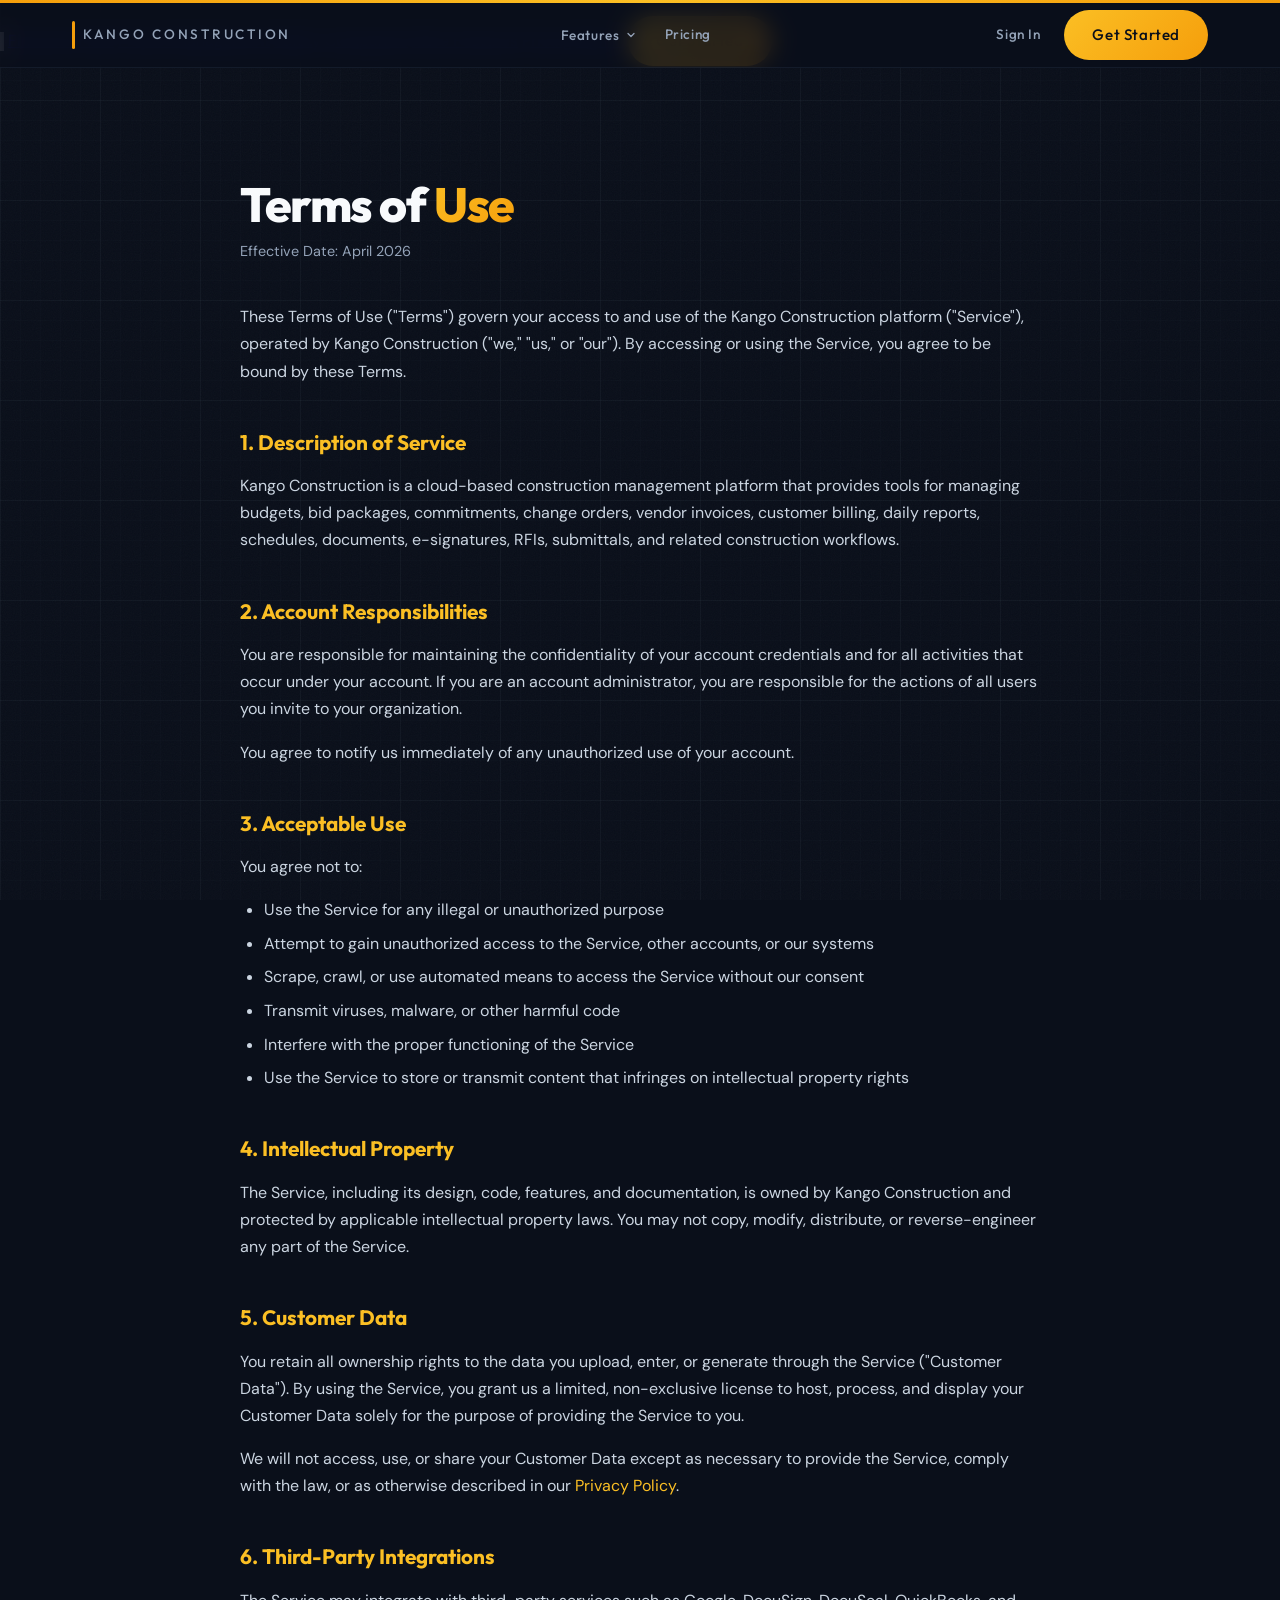
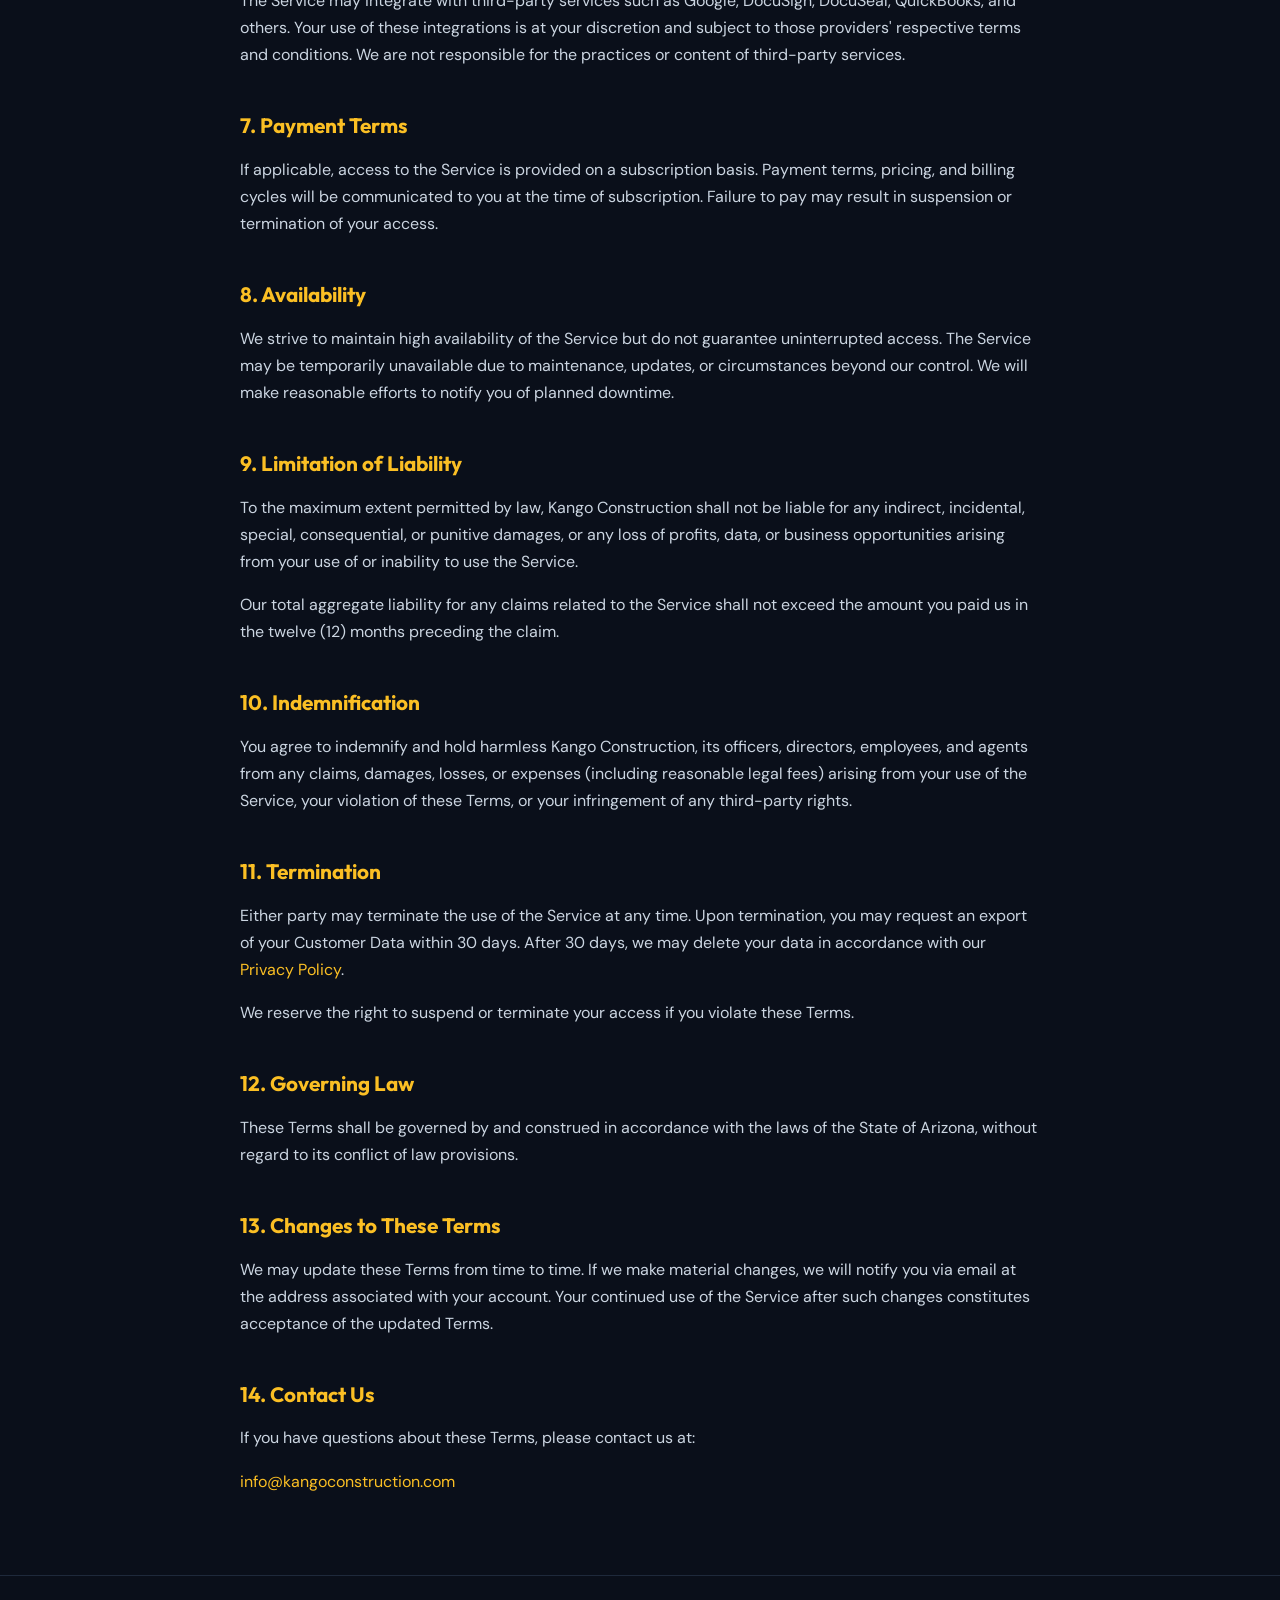
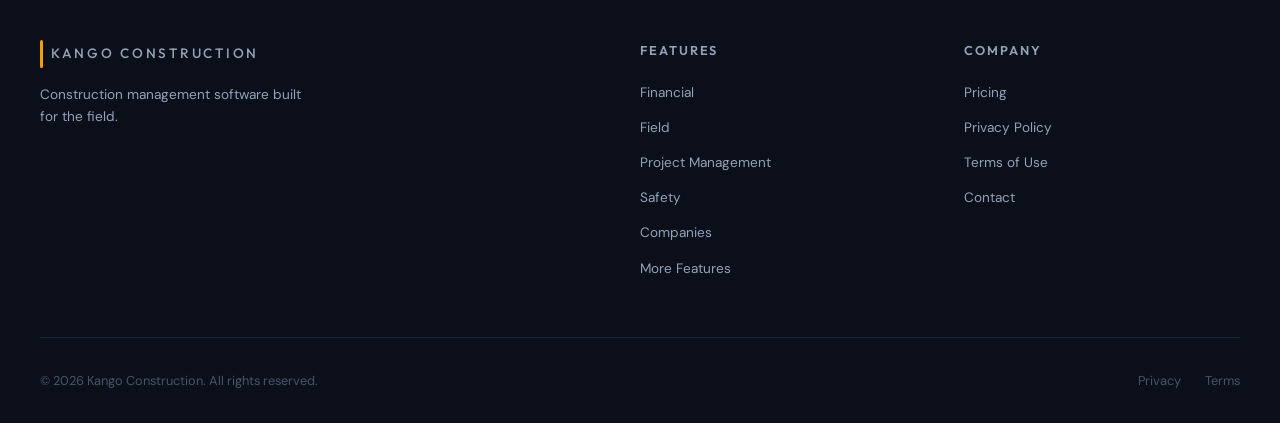
<file: terms.html>
<!DOCTYPE html>
<html lang="en">
<head>
    <meta charset="UTF-8">
    <meta name="viewport" content="width=device-width, initial-scale=1.0">
    <meta name="robots" content="noindex, follow">
    <title>Terms of Use — Kango Construction</title>
    <meta name="description" content="Kango Construction Terms of Use — the terms governing your use of our construction management platform.">
    <meta property="og:title" content="Terms of Use — Kango Construction">
    <meta property="og:description" content="Terms governing your use of our construction management platform.">
    <meta property="og:type" content="website">
    <meta property="og:url" content="https://kangoconstruction.com/terms.html">
    <meta property="og:site_name" content="Kango Construction">
    <link rel="canonical" href="https://kangoconstruction.com/terms.html">
    <link rel="icon" type="image/png" sizes="32x32" href="/images/favicon-32x32.png">
    <link rel="icon" type="image/png" sizes="16x16" href="/images/favicon-16x16.png">
    <link rel="apple-touch-icon" sizes="180x180" href="/images/apple-touch-icon.png">
    <link rel="manifest" href="/site.webmanifest">
    <meta name="theme-color" content="#F26B21">
    <link rel="preconnect" href="https://fonts.googleapis.com">
    <link rel="preconnect" href="https://fonts.gstatic.com" crossorigin>
    <link href="https://fonts.googleapis.com/css2?family=Outfit:wght@300;500;700;800&family=DM+Sans:wght@400;500&display=swap" rel="stylesheet">
    <link rel="stylesheet" href="/css/styles.css">
</head>
<body>
    <div class="grid-bg"></div>
    <div class="noise"></div>
    <div class="accent-bar"></div>

    <nav class="site-nav">
        <div class="nav-inner">
            <a href="/" class="nav-logo">
                <div class="bar"></div>
                <span>Kango Construction</span>
            </a>
            <ul class="nav-links">
                <li class="nav-dropdown">
                    <button class="nav-dropdown-toggle">Features <svg xmlns="http://www.w3.org/2000/svg" viewBox="0 0 24 24" fill="none" stroke="currentColor" stroke-width="2.5" stroke-linecap="round" stroke-linejoin="round"><path d="m6 9 6 6 6-6"/></svg></button>
                    <ul class="nav-dropdown-menu">
                        <li><a href="/features/financial.html">Financial</a></li>
                        <li><a href="/features/field.html">Field</a></li>
                        <li><a href="/features/project-management.html">Project Management</a></li>
                        <li><a href="/features/safety.html">Safety</a></li>
                        <li><a href="/features/companies.html">Companies</a></li>
                        <li><a href="/features/more.html">More Features</a></li>
                    </ul>
                </li>
                <li><a href="/pricing.html">Pricing</a></li>
            </ul>
            <div class="nav-cta">
                <a href="https://app.kangoconstruction.com" class="btn-signin">Sign In</a>
                <a href="https://app.kangoconstruction.com" class="btn btn-primary">Get Started</a>
            </div>
            <button class="nav-toggle" aria-label="Menu">
                <svg xmlns="http://www.w3.org/2000/svg" viewBox="0 0 24 24" fill="none" stroke="currentColor" stroke-width="2" stroke-linecap="round" stroke-linejoin="round"><line x1="3" y1="6" x2="21" y2="6"/><line x1="3" y1="12" x2="21" y2="12"/><line x1="3" y1="18" x2="21" y2="18"/></svg>
            </button>
        </div>
    </nav>
    <div class="nav-mobile">
        <button class="nav-mobile-close" aria-label="Close menu">
            <svg xmlns="http://www.w3.org/2000/svg" viewBox="0 0 24 24" fill="none" stroke="currentColor" stroke-width="2" stroke-linecap="round" stroke-linejoin="round"><line x1="18" y1="6" x2="6" y2="18"/><line x1="6" y1="6" x2="18" y2="18"/></svg>
        </button>
        <a href="/features/financial.html">Financial</a>
        <a href="/features/field.html">Field</a>
        <a href="/features/project-management.html">Project Management</a>
        <a href="/features/safety.html">Safety</a>
        <a href="/features/companies.html">Companies</a>
        <a href="/features/more.html">More Features</a>
        <a href="/pricing.html">Pricing</a>
        <a href="https://app.kangoconstruction.com">Sign In</a>
        <a href="https://app.kangoconstruction.com" class="btn btn-primary" style="margin-top: 1rem; justify-content: center;">Get Started</a>
    </div>

    <main class="legal-page container--narrow" style="position: relative; z-index: 1;">
        <h1>Terms of <span class="highlight">Use</span></h1>
        <p class="effective-date">Effective Date: April 2026</p>

        <p>These Terms of Use ("Terms") govern your access to and use of the Kango Construction platform ("Service"), operated by Kango Construction ("we," "us," or "our"). By accessing or using the Service, you agree to be bound by these Terms.</p>

        <h2>1. Description of Service</h2>
        <p>Kango Construction is a cloud-based construction management platform that provides tools for managing budgets, bid packages, commitments, change orders, vendor invoices, customer billing, daily reports, schedules, documents, e-signatures, RFIs, submittals, and related construction workflows.</p>

        <h2>2. Account Responsibilities</h2>
        <p>You are responsible for maintaining the confidentiality of your account credentials and for all activities that occur under your account. If you are an account administrator, you are responsible for the actions of all users you invite to your organization.</p>
        <p>You agree to notify us immediately of any unauthorized use of your account.</p>

        <h2>3. Acceptable Use</h2>
        <p>You agree not to:</p>
        <ul>
            <li>Use the Service for any illegal or unauthorized purpose</li>
            <li>Attempt to gain unauthorized access to the Service, other accounts, or our systems</li>
            <li>Scrape, crawl, or use automated means to access the Service without our consent</li>
            <li>Transmit viruses, malware, or other harmful code</li>
            <li>Interfere with the proper functioning of the Service</li>
            <li>Use the Service to store or transmit content that infringes on intellectual property rights</li>
        </ul>

        <h2>4. Intellectual Property</h2>
        <p>The Service, including its design, code, features, and documentation, is owned by Kango Construction and protected by applicable intellectual property laws. You may not copy, modify, distribute, or reverse-engineer any part of the Service.</p>

        <h2>5. Customer Data</h2>
        <p>You retain all ownership rights to the data you upload, enter, or generate through the Service ("Customer Data"). By using the Service, you grant us a limited, non-exclusive license to host, process, and display your Customer Data solely for the purpose of providing the Service to you.</p>
        <p>We will not access, use, or share your Customer Data except as necessary to provide the Service, comply with the law, or as otherwise described in our <a href="/privacy.html">Privacy Policy</a>.</p>

        <h2>6. Third-Party Integrations</h2>
        <p>The Service may integrate with third-party services such as Google, DocuSign, DocuSeal, QuickBooks, and others. Your use of these integrations is at your discretion and subject to those providers' respective terms and conditions. We are not responsible for the practices or content of third-party services.</p>

        <h2>7. Payment Terms</h2>
        <p>If applicable, access to the Service is provided on a subscription basis. Payment terms, pricing, and billing cycles will be communicated to you at the time of subscription. Failure to pay may result in suspension or termination of your access.</p>

        <h2>8. Availability</h2>
        <p>We strive to maintain high availability of the Service but do not guarantee uninterrupted access. The Service may be temporarily unavailable due to maintenance, updates, or circumstances beyond our control. We will make reasonable efforts to notify you of planned downtime.</p>

        <h2>9. Limitation of Liability</h2>
        <p>To the maximum extent permitted by law, Kango Construction shall not be liable for any indirect, incidental, special, consequential, or punitive damages, or any loss of profits, data, or business opportunities arising from your use of or inability to use the Service.</p>
        <p>Our total aggregate liability for any claims related to the Service shall not exceed the amount you paid us in the twelve (12) months preceding the claim.</p>

        <h2>10. Indemnification</h2>
        <p>You agree to indemnify and hold harmless Kango Construction, its officers, directors, employees, and agents from any claims, damages, losses, or expenses (including reasonable legal fees) arising from your use of the Service, your violation of these Terms, or your infringement of any third-party rights.</p>

        <h2>11. Termination</h2>
        <p>Either party may terminate the use of the Service at any time. Upon termination, you may request an export of your Customer Data within 30 days. After 30 days, we may delete your data in accordance with our <a href="/privacy.html">Privacy Policy</a>.</p>
        <p>We reserve the right to suspend or terminate your access if you violate these Terms.</p>

        <h2>12. Governing Law</h2>
        <p>These Terms shall be governed by and construed in accordance with the laws of the State of Arizona, without regard to its conflict of law provisions.</p>

        <h2>13. Changes to These Terms</h2>
        <p>We may update these Terms from time to time. If we make material changes, we will notify you via email at the address associated with your account. Your continued use of the Service after such changes constitutes acceptance of the updated Terms.</p>

        <h2>14. Contact Us</h2>
        <p>If you have questions about these Terms, please contact us at:</p>
        <p><a href="mailto:info@kangoconstruction.com">info@kangoconstruction.com</a></p>
    </main>

    <footer class="site-footer">
        <div class="footer-inner">
            <div class="footer-brand">
                <a href="/" class="nav-logo">
                    <div class="bar"></div>
                    <span>Kango Construction</span>
                </a>
                <p>Construction management software built for the field.</p>
            </div>
            <div class="footer-col">
                <h4>Features</h4>
                <ul>
                    <li><a href="/features/financial.html">Financial</a></li>
                    <li><a href="/features/field.html">Field</a></li>
                    <li><a href="/features/project-management.html">Project Management</a></li>
                    <li><a href="/features/safety.html">Safety</a></li>
                    <li><a href="/features/companies.html">Companies</a></li>
                    <li><a href="/features/more.html">More Features</a></li>
                </ul>
            </div>
            <div class="footer-col">
                <h4>Company</h4>
                <ul>
                    <li><a href="/pricing.html">Pricing</a></li>
                    <li><a href="/privacy.html">Privacy Policy</a></li>
                    <li><a href="/terms.html">Terms of Use</a></li>
                    <li><a href="mailto:info@kangoconstruction.com">Contact</a></li>
                </ul>
            </div>
        </div>
        <div class="footer-bottom">
            <p>&copy; 2026 Kango Construction. All rights reserved.</p>
            <div class="footer-bottom-links">
                <a href="/privacy.html">Privacy</a>
                <a href="/terms.html">Terms</a>
            </div>
        </div>
    </footer>

    <script src="/js/main.js"></script>
</body>
</html>
</file>
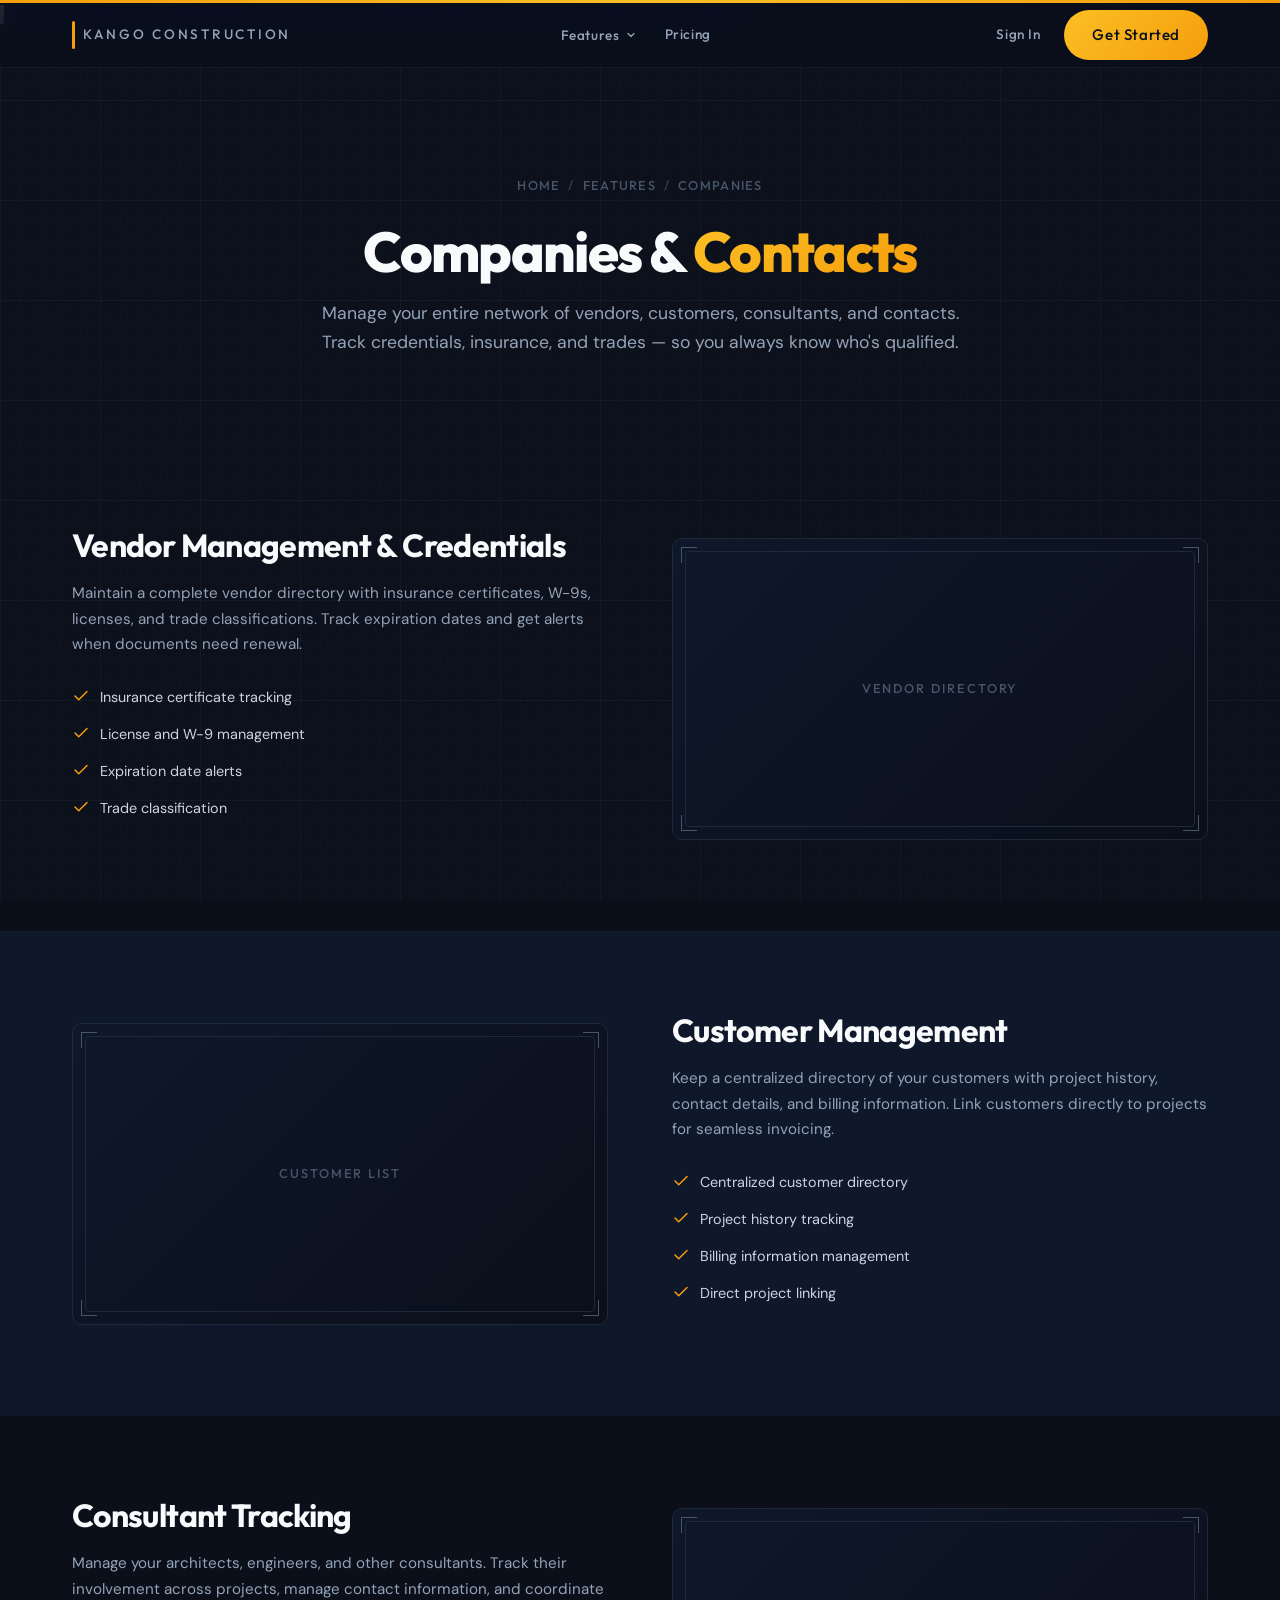
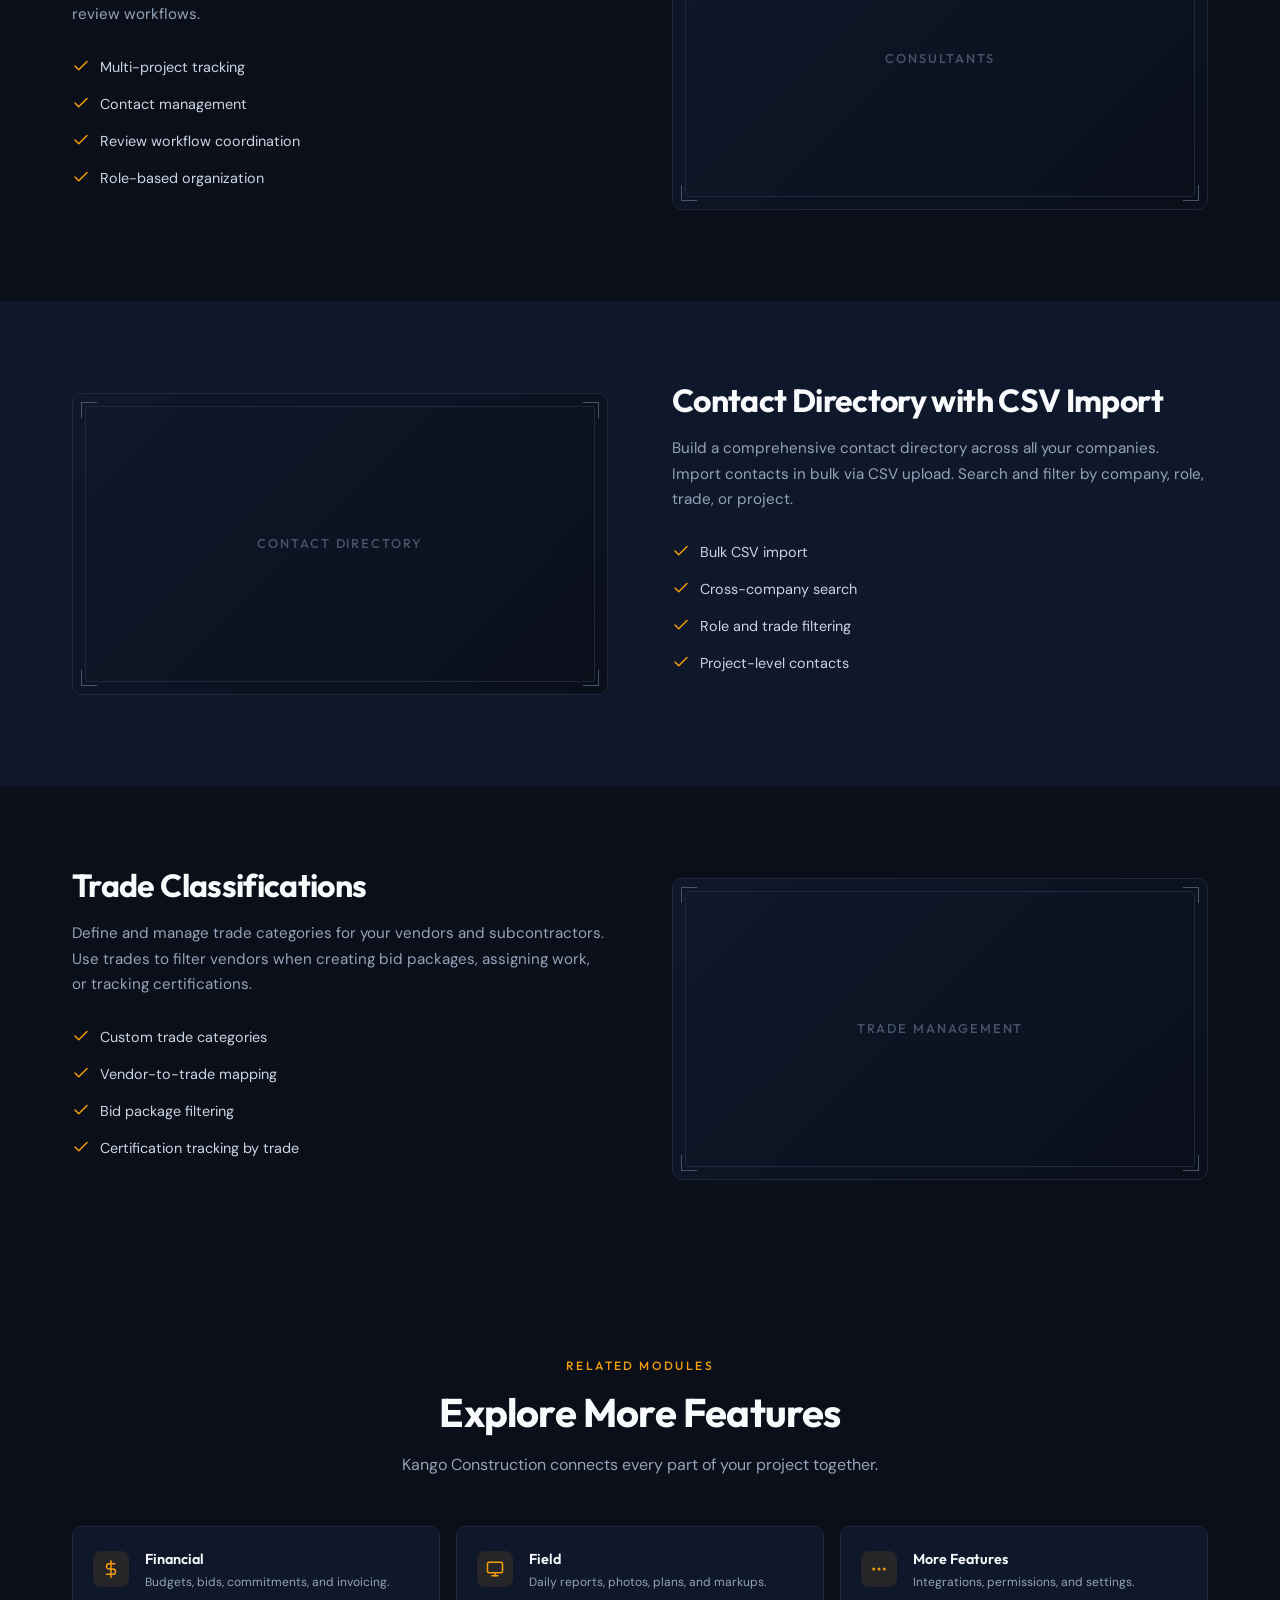
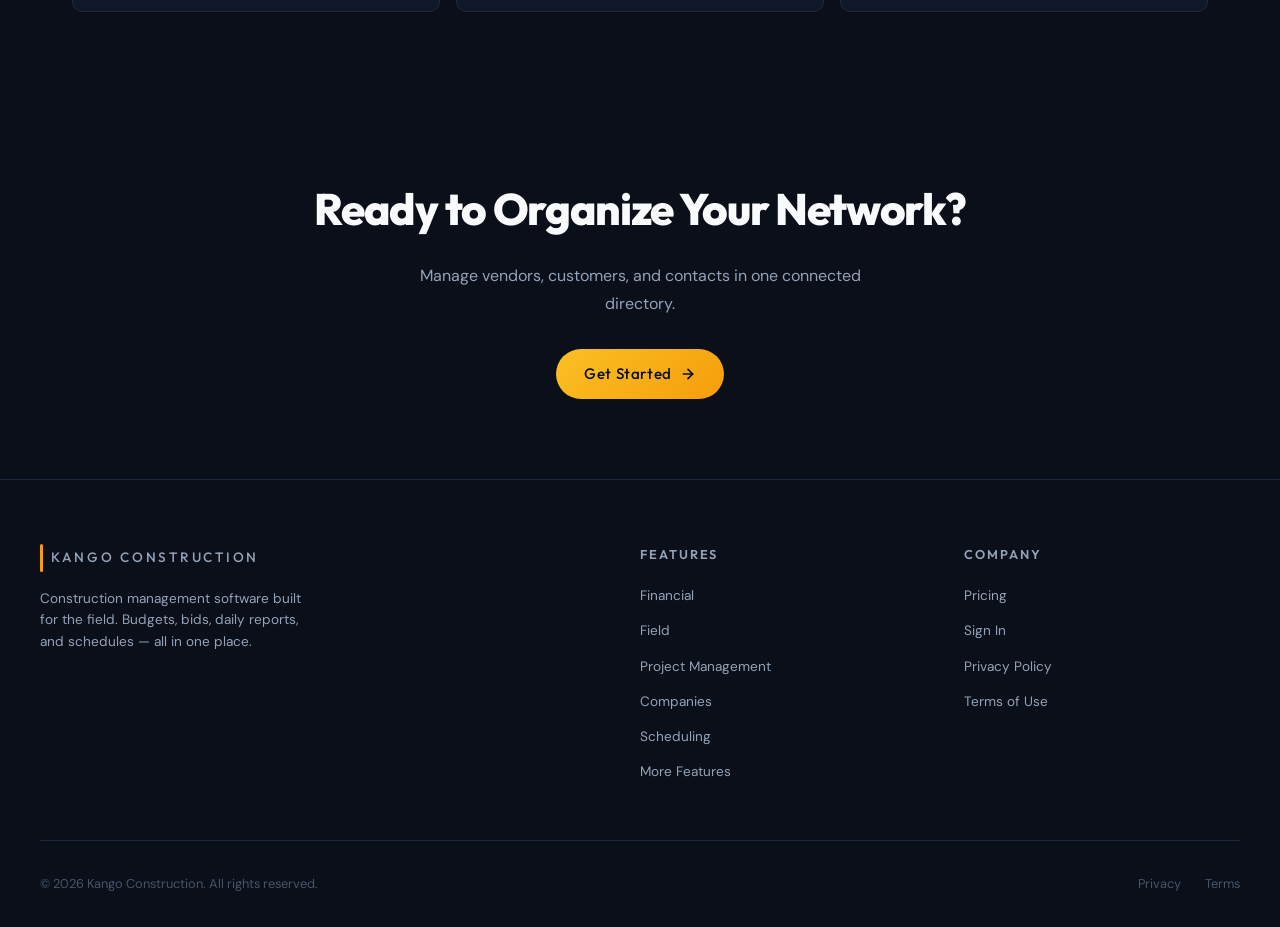
<file: features/companies.html>
<!DOCTYPE html>
<html lang="en">
<head>
    <meta charset="UTF-8">
    <meta name="viewport" content="width=device-width, initial-scale=1.0">
    <title>Companies & Contacts — Kango Construction</title>
    <meta name="description" content="Manage your entire network of vendors, customers, consultants, and contacts. Track credentials, insurance, and trades with Kango Construction.">

    <!-- Open Graph -->
    <meta property="og:title" content="Companies & Contacts — Kango Construction">
    <meta property="og:description" content="Manage your entire network of vendors, customers, consultants, and contacts. Track credentials, insurance, and trades.">
    <meta property="og:type" content="website">
    <meta property="og:url" content="https://kangoconstruction.com/features/companies.html">
    <meta property="og:image" content="https://kangoconstruction.com/images/icon-512.png">
    <meta property="og:site_name" content="Kango Construction">
    <meta name="twitter:card" content="summary">
    <meta name="twitter:title" content="Companies & Contacts — Kango Construction">
    <meta name="twitter:description" content="Manage your entire network of vendors, customers, consultants, and contacts. Track credentials, insurance, and trades with Kango Construction.">
    <meta name="twitter:image" content="https://kangoconstruction.com/images/icon-512.png">
    <link rel="canonical" href="https://kangoconstruction.com/features/companies.html">
    <link rel="icon" type="image/png" sizes="32x32" href="/images/favicon-32x32.png">
    <link rel="icon" type="image/png" sizes="16x16" href="/images/favicon-16x16.png">
    <link rel="apple-touch-icon" sizes="180x180" href="/images/apple-touch-icon.png">
    <link rel="manifest" href="/site.webmanifest">
    <meta name="theme-color" content="#F26B21">

    <!-- Google Fonts -->
    <link rel="preconnect" href="https://fonts.googleapis.com">
    <link rel="preconnect" href="https://fonts.gstatic.com" crossorigin>
    <link href="https://fonts.googleapis.com/css2?family=Outfit:wght@300;500;700;800&family=DM+Sans:wght@400;500&display=swap" rel="stylesheet">

    <!-- Shared Styles -->
    <link rel="stylesheet" href="../css/styles.css">
</head>
<body>

    <!-- Background layers -->
    <div class="grid-bg"></div>
    <div class="noise"></div>
    <div class="accent-bar"></div>

    <!-- Navigation -->
    <nav class="site-nav">
        <div class="nav-inner">
            <a href="/" class="nav-logo">
                <div class="bar"></div>
                <span>Kango Construction</span>
            </a>

            <ul class="nav-links">
                <li class="nav-dropdown">
                    <button class="nav-dropdown-toggle">
                        Features
                        <svg xmlns="http://www.w3.org/2000/svg" viewBox="0 0 24 24" fill="none" stroke="currentColor" stroke-width="2.5" stroke-linecap="round" stroke-linejoin="round"><path d="m6 9 6 6 6-6"/></svg>
                    </button>
                    <ul class="nav-dropdown-menu">
                        <li><a href="/features/financial.html">Financial</a></li>
                        <li><a href="/features/field.html">Field</a></li>
                        <li><a href="/features/project-management.html">Project Management</a></li>
                        <li><a href="/features/companies.html">Companies</a></li>
                        <li><a href="/features/scheduling.html">Scheduling</a></li>
                        <li><a href="/features/more.html">More Features</a></li>
                    </ul>
                </li>
                <li><a href="/pricing.html">Pricing</a></li>
            </ul>

            <div class="nav-cta">
                <a href="https://app.kangoconstruction.com" class="btn-signin">Sign In</a>
                <a href="https://app.kangoconstruction.com" class="btn btn-primary">Get Started</a>
            </div>

            <button class="nav-toggle" aria-label="Open menu">
                <svg xmlns="http://www.w3.org/2000/svg" viewBox="0 0 24 24" fill="none" stroke="currentColor" stroke-width="2" stroke-linecap="round" stroke-linejoin="round"><line x1="3" y1="6" x2="21" y2="6"/><line x1="3" y1="12" x2="21" y2="12"/><line x1="3" y1="18" x2="21" y2="18"/></svg>
            </button>
        </div>
    </nav>

    <!-- Mobile Nav Overlay -->
    <div class="nav-mobile">
        <button class="nav-mobile-close" aria-label="Close menu">
            <svg xmlns="http://www.w3.org/2000/svg" viewBox="0 0 24 24" fill="none" stroke="currentColor" stroke-width="2" stroke-linecap="round" stroke-linejoin="round"><line x1="18" y1="6" x2="6" y2="18"/><line x1="6" y1="6" x2="18" y2="18"/></svg>
        </button>
        <a href="/features/financial.html">Financial</a>
        <a href="/features/field.html">Field</a>
        <a href="/features/project-management.html">Project Management</a>
        <a href="/features/companies.html">Companies</a>
        <a href="/features/scheduling.html">Scheduling</a>
        <a href="/features/more.html">More Features</a>
        <a href="/pricing.html">Pricing</a>
        <a href="https://app.kangoconstruction.com">Sign In</a>
        <a href="https://app.kangoconstruction.com">Get Started</a>
    </div>

    <!-- Hero -->
    <section class="feature-hero fade-up">
        <div class="container">
            <div class="breadcrumb">
                <a href="/">Home</a>
                <span class="sep">/</span>
                <a href="/#features">Features</a>
                <span class="sep">/</span>
                <span>Companies</span>
            </div>
            <h1>Companies & <span class="highlight">Contacts</span></h1>
            <p>Manage your entire network of vendors, customers, consultants, and contacts. Track credentials, insurance, and trades — so you always know who's qualified.</p>
        </div>
    </section>

    <!-- Section 1: Vendors & Credentials -->
    <section class="fade-up">
        <div class="container">
            <div class="two-col">
                <div class="two-col__content">
                    <h2>Vendor Management & Credentials</h2>
                    <p>Maintain a complete vendor directory with insurance certificates, W-9s, licenses, and trade classifications. Track expiration dates and get alerts when documents need renewal.</p>
                    <ul class="feature-list">
                        <li>
                            <svg xmlns="http://www.w3.org/2000/svg" viewBox="0 0 24 24" fill="none" stroke="currentColor" stroke-width="2" stroke-linecap="round" stroke-linejoin="round"><path d="M20 6 9 17l-5-5"/></svg>
                            Insurance certificate tracking
                        </li>
                        <li>
                            <svg xmlns="http://www.w3.org/2000/svg" viewBox="0 0 24 24" fill="none" stroke="currentColor" stroke-width="2" stroke-linecap="round" stroke-linejoin="round"><path d="M20 6 9 17l-5-5"/></svg>
                            License and W-9 management
                        </li>
                        <li>
                            <svg xmlns="http://www.w3.org/2000/svg" viewBox="0 0 24 24" fill="none" stroke="currentColor" stroke-width="2" stroke-linecap="round" stroke-linejoin="round"><path d="M20 6 9 17l-5-5"/></svg>
                            Expiration date alerts
                        </li>
                        <li>
                            <svg xmlns="http://www.w3.org/2000/svg" viewBox="0 0 24 24" fill="none" stroke="currentColor" stroke-width="2" stroke-linecap="round" stroke-linejoin="round"><path d="M20 6 9 17l-5-5"/></svg>
                            Trade classification
                        </li>
                    </ul>
                </div>
                <div class="two-col__media">
                    <div class="screenshot-frame">
                        <div class="corner tl"></div>
                        <div class="corner tr"></div>
                        <div class="corner bl"></div>
                        <div class="corner br"></div>
                        <span class="label">Vendor Directory</span>
                    </div>
                </div>
            </div>
        </div>
    </section>

    <!-- Section 2: Customers (reverse, alt-bg) -->
    <section class="alt-bg fade-up">
        <div class="container">
            <div class="two-col reverse">
                <div class="two-col__content">
                    <h2>Customer Management</h2>
                    <p>Keep a centralized directory of your customers with project history, contact details, and billing information. Link customers directly to projects for seamless invoicing.</p>
                    <ul class="feature-list">
                        <li>
                            <svg xmlns="http://www.w3.org/2000/svg" viewBox="0 0 24 24" fill="none" stroke="currentColor" stroke-width="2" stroke-linecap="round" stroke-linejoin="round"><path d="M20 6 9 17l-5-5"/></svg>
                            Centralized customer directory
                        </li>
                        <li>
                            <svg xmlns="http://www.w3.org/2000/svg" viewBox="0 0 24 24" fill="none" stroke="currentColor" stroke-width="2" stroke-linecap="round" stroke-linejoin="round"><path d="M20 6 9 17l-5-5"/></svg>
                            Project history tracking
                        </li>
                        <li>
                            <svg xmlns="http://www.w3.org/2000/svg" viewBox="0 0 24 24" fill="none" stroke="currentColor" stroke-width="2" stroke-linecap="round" stroke-linejoin="round"><path d="M20 6 9 17l-5-5"/></svg>
                            Billing information management
                        </li>
                        <li>
                            <svg xmlns="http://www.w3.org/2000/svg" viewBox="0 0 24 24" fill="none" stroke="currentColor" stroke-width="2" stroke-linecap="round" stroke-linejoin="round"><path d="M20 6 9 17l-5-5"/></svg>
                            Direct project linking
                        </li>
                    </ul>
                </div>
                <div class="two-col__media">
                    <div class="screenshot-frame">
                        <div class="corner tl"></div>
                        <div class="corner tr"></div>
                        <div class="corner bl"></div>
                        <div class="corner br"></div>
                        <span class="label">Customer List</span>
                    </div>
                </div>
            </div>
        </div>
    </section>

    <!-- Section 3: Consultants -->
    <section class="fade-up">
        <div class="container">
            <div class="two-col">
                <div class="two-col__content">
                    <h2>Consultant Tracking</h2>
                    <p>Manage your architects, engineers, and other consultants. Track their involvement across projects, manage contact information, and coordinate review workflows.</p>
                    <ul class="feature-list">
                        <li>
                            <svg xmlns="http://www.w3.org/2000/svg" viewBox="0 0 24 24" fill="none" stroke="currentColor" stroke-width="2" stroke-linecap="round" stroke-linejoin="round"><path d="M20 6 9 17l-5-5"/></svg>
                            Multi-project tracking
                        </li>
                        <li>
                            <svg xmlns="http://www.w3.org/2000/svg" viewBox="0 0 24 24" fill="none" stroke="currentColor" stroke-width="2" stroke-linecap="round" stroke-linejoin="round"><path d="M20 6 9 17l-5-5"/></svg>
                            Contact management
                        </li>
                        <li>
                            <svg xmlns="http://www.w3.org/2000/svg" viewBox="0 0 24 24" fill="none" stroke="currentColor" stroke-width="2" stroke-linecap="round" stroke-linejoin="round"><path d="M20 6 9 17l-5-5"/></svg>
                            Review workflow coordination
                        </li>
                        <li>
                            <svg xmlns="http://www.w3.org/2000/svg" viewBox="0 0 24 24" fill="none" stroke="currentColor" stroke-width="2" stroke-linecap="round" stroke-linejoin="round"><path d="M20 6 9 17l-5-5"/></svg>
                            Role-based organization
                        </li>
                    </ul>
                </div>
                <div class="two-col__media">
                    <div class="screenshot-frame">
                        <div class="corner tl"></div>
                        <div class="corner tr"></div>
                        <div class="corner bl"></div>
                        <div class="corner br"></div>
                        <span class="label">Consultants</span>
                    </div>
                </div>
            </div>
        </div>
    </section>

    <!-- Section 4: Contacts (reverse, alt-bg) -->
    <section class="alt-bg fade-up">
        <div class="container">
            <div class="two-col reverse">
                <div class="two-col__content">
                    <h2>Contact Directory with CSV Import</h2>
                    <p>Build a comprehensive contact directory across all your companies. Import contacts in bulk via CSV upload. Search and filter by company, role, trade, or project.</p>
                    <ul class="feature-list">
                        <li>
                            <svg xmlns="http://www.w3.org/2000/svg" viewBox="0 0 24 24" fill="none" stroke="currentColor" stroke-width="2" stroke-linecap="round" stroke-linejoin="round"><path d="M20 6 9 17l-5-5"/></svg>
                            Bulk CSV import
                        </li>
                        <li>
                            <svg xmlns="http://www.w3.org/2000/svg" viewBox="0 0 24 24" fill="none" stroke="currentColor" stroke-width="2" stroke-linecap="round" stroke-linejoin="round"><path d="M20 6 9 17l-5-5"/></svg>
                            Cross-company search
                        </li>
                        <li>
                            <svg xmlns="http://www.w3.org/2000/svg" viewBox="0 0 24 24" fill="none" stroke="currentColor" stroke-width="2" stroke-linecap="round" stroke-linejoin="round"><path d="M20 6 9 17l-5-5"/></svg>
                            Role and trade filtering
                        </li>
                        <li>
                            <svg xmlns="http://www.w3.org/2000/svg" viewBox="0 0 24 24" fill="none" stroke="currentColor" stroke-width="2" stroke-linecap="round" stroke-linejoin="round"><path d="M20 6 9 17l-5-5"/></svg>
                            Project-level contacts
                        </li>
                    </ul>
                </div>
                <div class="two-col__media">
                    <div class="screenshot-frame">
                        <div class="corner tl"></div>
                        <div class="corner tr"></div>
                        <div class="corner bl"></div>
                        <div class="corner br"></div>
                        <span class="label">Contact Directory</span>
                    </div>
                </div>
            </div>
        </div>
    </section>

    <!-- Section 5: Trades -->
    <section class="fade-up">
        <div class="container">
            <div class="two-col">
                <div class="two-col__content">
                    <h2>Trade Classifications</h2>
                    <p>Define and manage trade categories for your vendors and subcontractors. Use trades to filter vendors when creating bid packages, assigning work, or tracking certifications.</p>
                    <ul class="feature-list">
                        <li>
                            <svg xmlns="http://www.w3.org/2000/svg" viewBox="0 0 24 24" fill="none" stroke="currentColor" stroke-width="2" stroke-linecap="round" stroke-linejoin="round"><path d="M20 6 9 17l-5-5"/></svg>
                            Custom trade categories
                        </li>
                        <li>
                            <svg xmlns="http://www.w3.org/2000/svg" viewBox="0 0 24 24" fill="none" stroke="currentColor" stroke-width="2" stroke-linecap="round" stroke-linejoin="round"><path d="M20 6 9 17l-5-5"/></svg>
                            Vendor-to-trade mapping
                        </li>
                        <li>
                            <svg xmlns="http://www.w3.org/2000/svg" viewBox="0 0 24 24" fill="none" stroke="currentColor" stroke-width="2" stroke-linecap="round" stroke-linejoin="round"><path d="M20 6 9 17l-5-5"/></svg>
                            Bid package filtering
                        </li>
                        <li>
                            <svg xmlns="http://www.w3.org/2000/svg" viewBox="0 0 24 24" fill="none" stroke="currentColor" stroke-width="2" stroke-linecap="round" stroke-linejoin="round"><path d="M20 6 9 17l-5-5"/></svg>
                            Certification tracking by trade
                        </li>
                    </ul>
                </div>
                <div class="two-col__media">
                    <div class="screenshot-frame">
                        <div class="corner tl"></div>
                        <div class="corner tr"></div>
                        <div class="corner bl"></div>
                        <div class="corner br"></div>
                        <span class="label">Trade Management</span>
                    </div>
                </div>
            </div>
        </div>
    </section>

    <!-- Related Modules -->
    <section class="fade-up">
        <div class="container">
            <div class="section-header">
                <span class="tag">Related Modules</span>
                <h2>Explore More Features</h2>
                <p>Kango Construction connects every part of your project together.</p>
            </div>
            <div class="related-modules">
                <a href="/features/financial.html" class="related-card">
                    <div class="rel-icon">
                        <svg xmlns="http://www.w3.org/2000/svg" viewBox="0 0 24 24" fill="none" stroke="currentColor" stroke-width="2" stroke-linecap="round" stroke-linejoin="round"><line x1="12" y1="1" x2="12" y2="23"/><path d="M17 5H9.5a3.5 3.5 0 0 0 0 7h5a3.5 3.5 0 0 1 0 7H6"/></svg>
                    </div>
                    <div>
                        <h4>Financial</h4>
                        <p>Budgets, bids, commitments, and invoicing.</p>
                    </div>
                </a>
                <a href="/features/field.html" class="related-card">
                    <div class="rel-icon">
                        <svg xmlns="http://www.w3.org/2000/svg" viewBox="0 0 24 24" fill="none" stroke="currentColor" stroke-width="2" stroke-linecap="round" stroke-linejoin="round"><rect x="2" y="3" width="20" height="14" rx="2" ry="2"/><line x1="8" y1="21" x2="16" y2="21"/><line x1="12" y1="17" x2="12" y2="21"/></svg>
                    </div>
                    <div>
                        <h4>Field</h4>
                        <p>Daily reports, photos, plans, and markups.</p>
                    </div>
                </a>
                <a href="/features/more.html" class="related-card">
                    <div class="rel-icon">
                        <svg xmlns="http://www.w3.org/2000/svg" viewBox="0 0 24 24" fill="none" stroke="currentColor" stroke-width="2" stroke-linecap="round" stroke-linejoin="round"><circle cx="12" cy="12" r="1"/><circle cx="19" cy="12" r="1"/><circle cx="5" cy="12" r="1"/></svg>
                    </div>
                    <div>
                        <h4>More Features</h4>
                        <p>Integrations, permissions, and settings.</p>
                    </div>
                </a>
            </div>
        </div>
    </section>

    <!-- Bottom CTA -->
    <section class="cta-section fade-up">
        <div class="container">
            <h2>Ready to Organize Your Network?</h2>
            <p>Manage vendors, customers, and contacts in one connected directory.</p>
            <a href="https://app.kangoconstruction.com" class="btn btn-primary">
                Get Started
                <svg xmlns="http://www.w3.org/2000/svg" viewBox="0 0 24 24" fill="none" stroke="currentColor" stroke-width="2.5" stroke-linecap="round" stroke-linejoin="round"><path d="M5 12h14"/><path d="m12 5 7 7-7 7"/></svg>
            </a>
        </div>
    </section>

    <!-- Footer -->
    <footer class="site-footer">
        <div class="footer-inner">
            <div class="footer-brand">
                <a href="/" class="nav-logo">
                    <div class="bar"></div>
                    <span>Kango Construction</span>
                </a>
                <p>Construction management software built for the field. Budgets, bids, daily reports, and schedules — all in one place.</p>
            </div>
            <div class="footer-col">
                <h4>Features</h4>
                <ul>
                    <li><a href="/features/financial.html">Financial</a></li>
                    <li><a href="/features/field.html">Field</a></li>
                    <li><a href="/features/project-management.html">Project Management</a></li>
                    <li><a href="/features/companies.html">Companies</a></li>
                    <li><a href="/features/scheduling.html">Scheduling</a></li>
                    <li><a href="/features/more.html">More Features</a></li>
                </ul>
            </div>
            <div class="footer-col">
                <h4>Company</h4>
                <ul>
                    <li><a href="/pricing.html">Pricing</a></li>
                    <li><a href="https://app.kangoconstruction.com">Sign In</a></li>
                    <li><a href="/privacy.html">Privacy Policy</a></li>
                    <li><a href="/terms.html">Terms of Use</a></li>
                </ul>
            </div>
        </div>
        <div class="footer-bottom">
            <p>&copy; 2026 Kango Construction. All rights reserved.</p>
            <div class="footer-bottom-links">
                <a href="/privacy.html">Privacy</a>
                <a href="/terms.html">Terms</a>
            </div>
        </div>
    </footer>

    <!-- Main JS -->
    <script src="../js/main.js"></script>
</body>
</html>
</file>
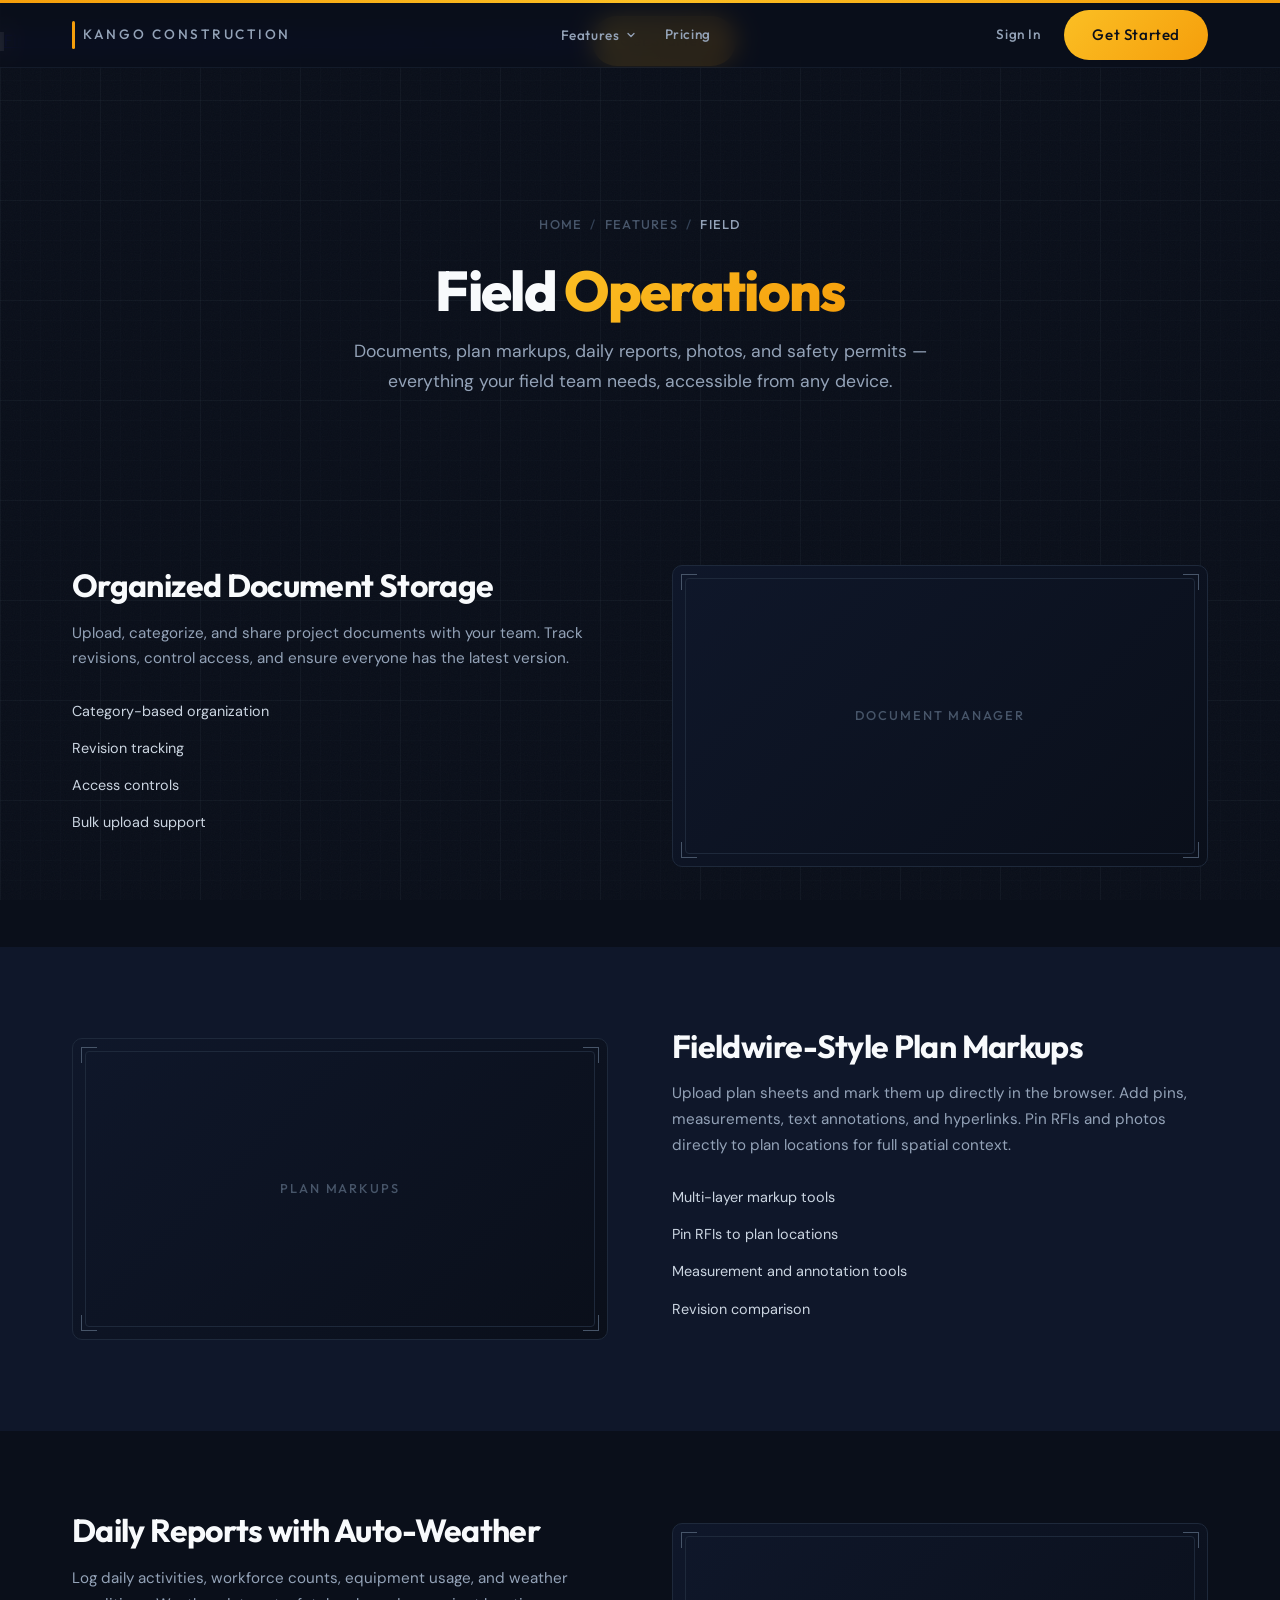
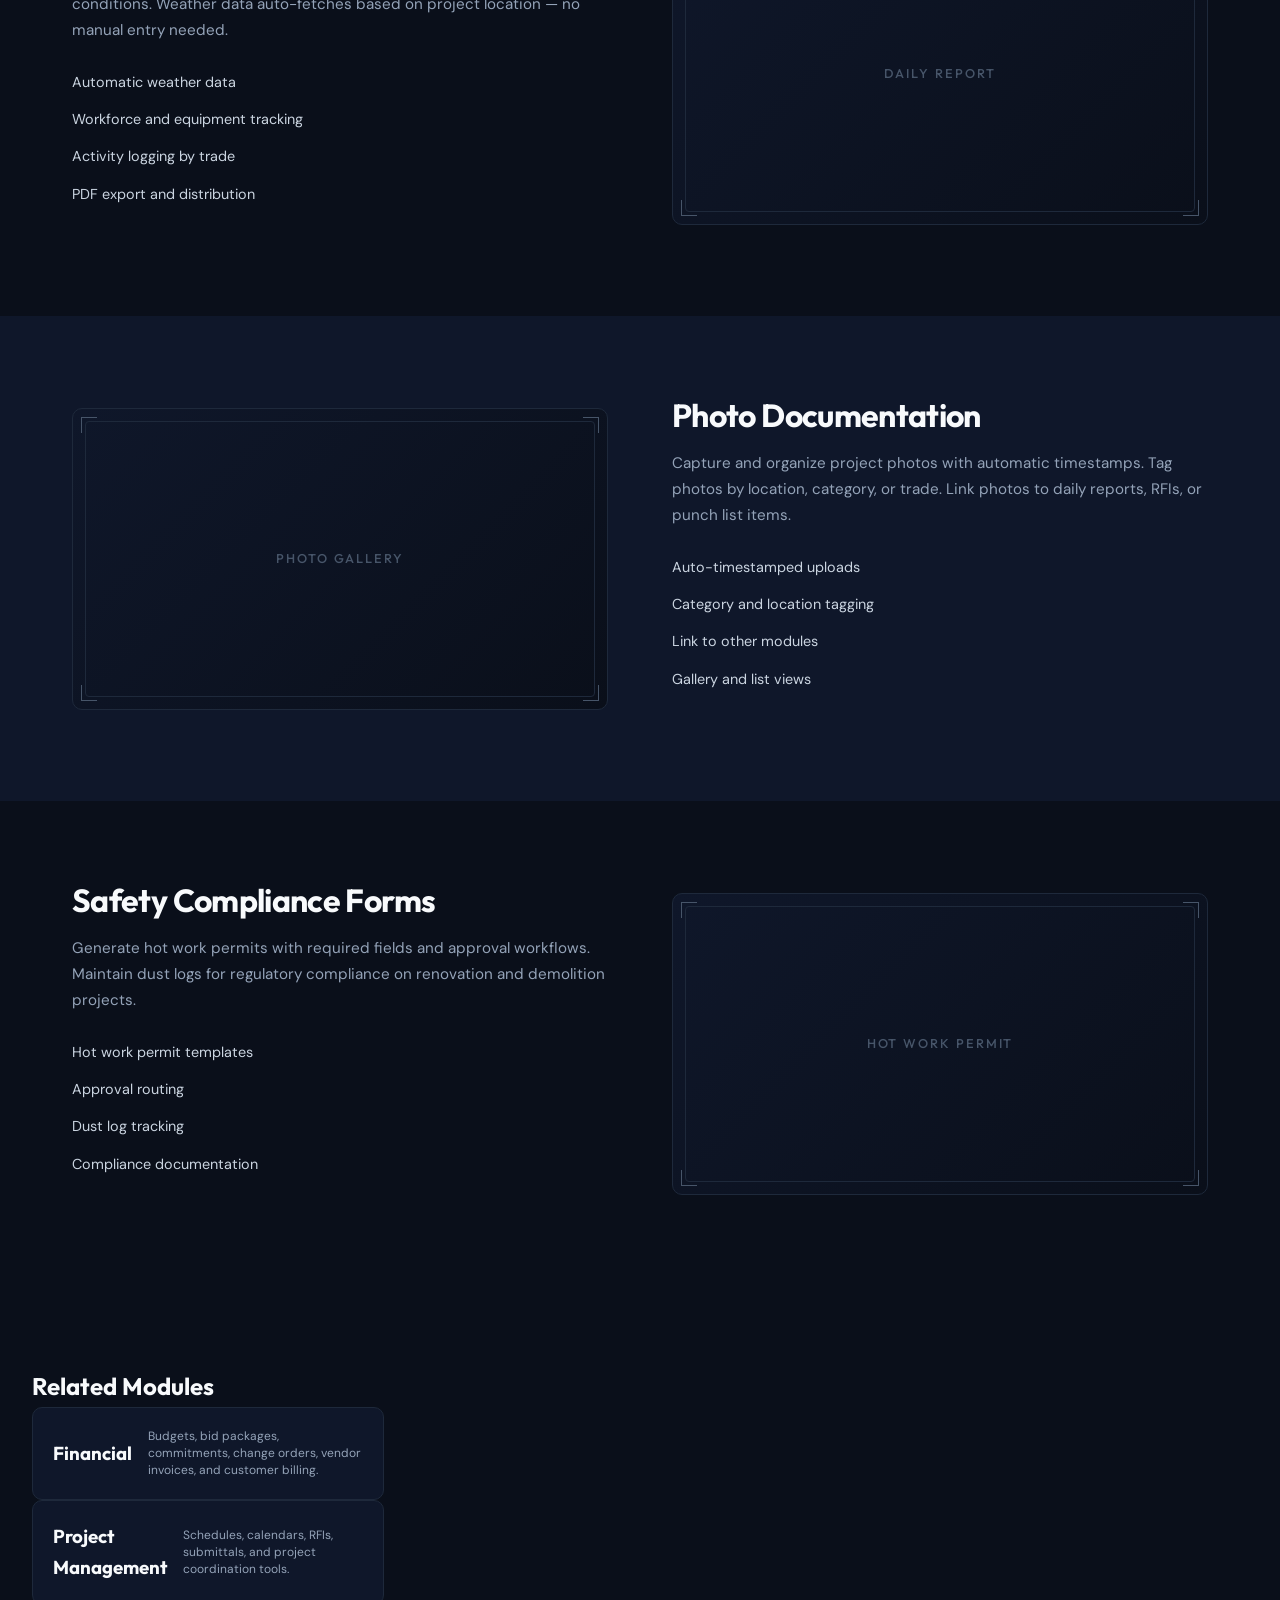
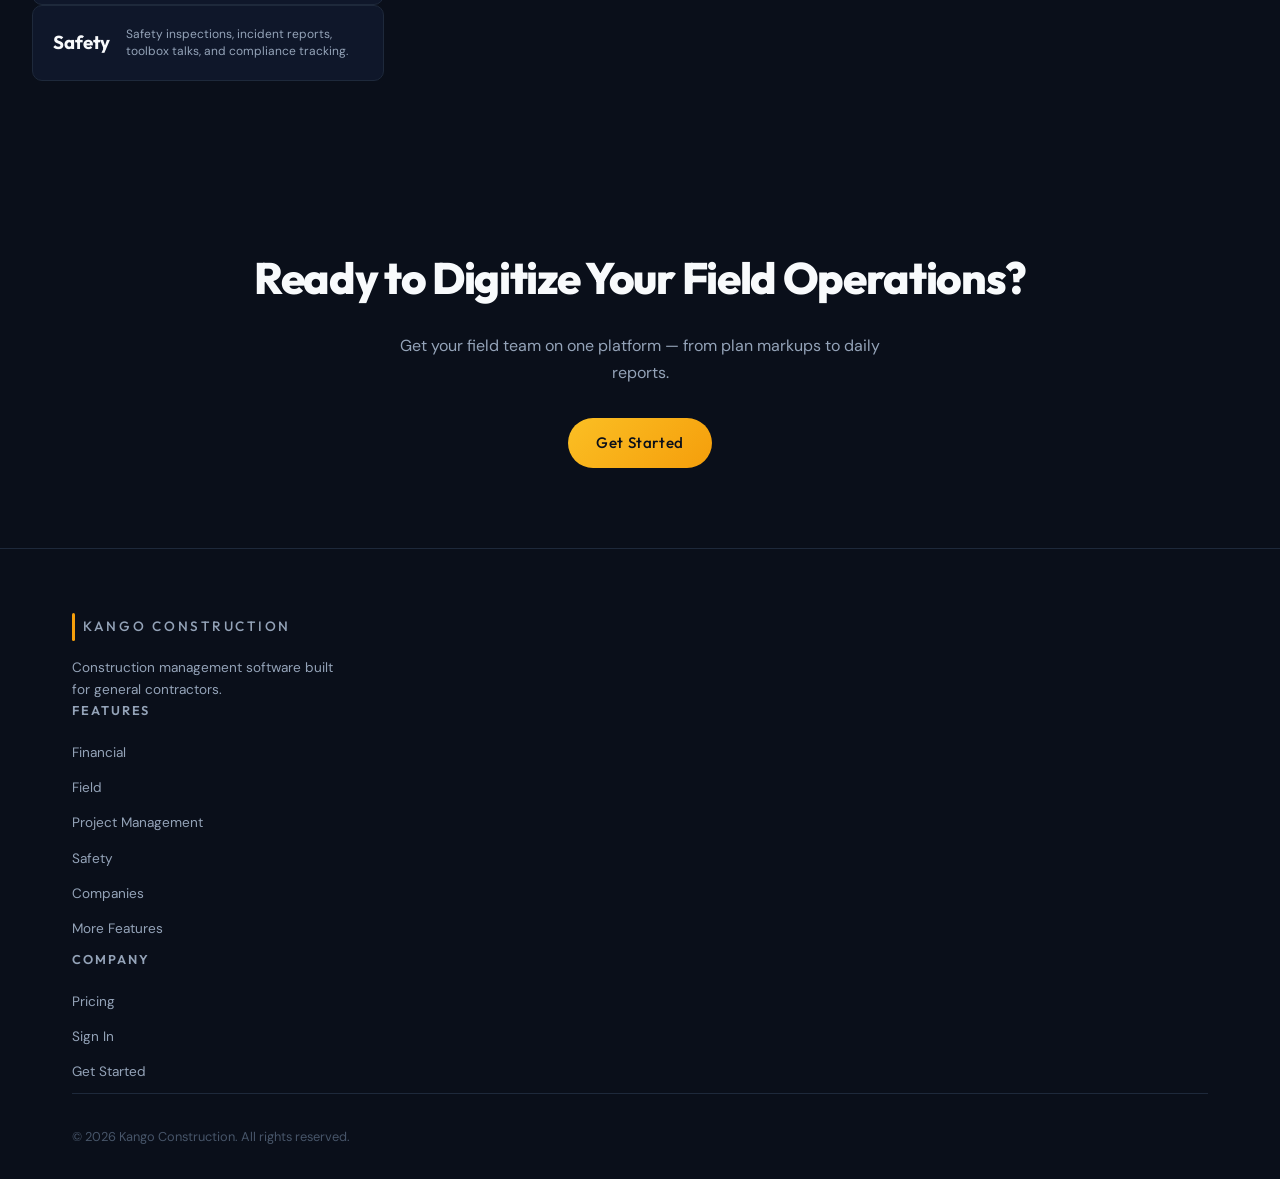
<file: features/field.html>
<!DOCTYPE html>
<html lang="en">
<head>
    <meta charset="UTF-8">
    <meta name="viewport" content="width=device-width, initial-scale=1.0">
    <title>Field Operations | Kango Construction</title>
    <meta name="description" content="Documents, plan markups, daily reports, photos, and safety permits — everything your field team needs, accessible from any device.">

    <!-- Open Graph -->
    <meta property="og:title" content="Field Operations | Kango Construction">
    <meta property="og:description" content="Documents, plan markups, daily reports, photos, and safety permits — everything your field team needs, accessible from any device.">
    <meta property="og:type" content="website">
    <meta property="og:url" content="https://kangoconstruction.com/features/field.html">
    <meta property="og:image" content="https://kangoconstruction.com/images/icon-512.png">
    <meta property="og:site_name" content="Kango Construction">
    <meta name="twitter:card" content="summary">
    <meta name="twitter:title" content="Field Operations | Kango Construction">
    <meta name="twitter:description" content="Documents, plan markups, daily reports, photos, and safety permits — everything your field team needs, accessible from any device.">
    <meta name="twitter:image" content="https://kangoconstruction.com/images/icon-512.png">
    <link rel="canonical" href="https://kangoconstruction.com/features/field.html">
    <link rel="icon" type="image/png" sizes="32x32" href="/images/favicon-32x32.png">
    <link rel="icon" type="image/png" sizes="16x16" href="/images/favicon-16x16.png">
    <link rel="apple-touch-icon" sizes="180x180" href="/images/apple-touch-icon.png">
    <link rel="manifest" href="/site.webmanifest">
    <meta name="theme-color" content="#F26B21">

    <!-- Google Fonts -->
    <link rel="preconnect" href="https://fonts.googleapis.com">
    <link rel="preconnect" href="https://fonts.gstatic.com" crossorigin>
    <link href="https://fonts.googleapis.com/css2?family=DM+Sans:wght@400;500&family=Outfit:wght@300;500;700;800&display=swap" rel="stylesheet">

    <!-- Styles -->
    <link rel="stylesheet" href="../css/styles.css">
</head>
<body>
    <div class="grid-bg"></div>
    <div class="noise"></div>
    <div class="accent-bar"></div>

    <!-- Navigation -->
    <nav class="site-nav"><div class="nav-inner"><a href="/" class="nav-logo"><div class="bar"></div><span>Kango Construction</span></a><ul class="nav-links"><li class="nav-dropdown"><button class="nav-dropdown-toggle">Features <svg xmlns="http://www.w3.org/2000/svg" viewBox="0 0 24 24" fill="none" stroke="currentColor" stroke-width="2.5" stroke-linecap="round" stroke-linejoin="round"><path d="m6 9 6 6 6-6"/></svg></button><ul class="nav-dropdown-menu"><li><a href="/features/financial.html">Financial</a></li><li><a href="/features/field.html">Field</a></li><li><a href="/features/project-management.html">Project Management</a></li><li><a href="/features/safety.html">Safety</a></li><li><a href="/features/companies.html">Companies</a></li><li><a href="/features/more.html">More Features</a></li></ul></li><li><a href="/pricing.html">Pricing</a></li></ul><div class="nav-cta"><a href="https://app.kangoconstruction.com" class="btn-signin">Sign In</a><a href="https://app.kangoconstruction.com" class="btn btn-primary">Get Started</a></div><button class="nav-toggle" aria-label="Menu"><svg xmlns="http://www.w3.org/2000/svg" viewBox="0 0 24 24" fill="none" stroke="currentColor" stroke-width="2" stroke-linecap="round" stroke-linejoin="round"><line x1="3" y1="6" x2="21" y2="6"/><line x1="3" y1="12" x2="21" y2="12"/><line x1="3" y1="18" x2="21" y2="18"/></svg></button></div></nav>
    <div class="nav-mobile"><button class="nav-mobile-close" aria-label="Close menu"><svg xmlns="http://www.w3.org/2000/svg" viewBox="0 0 24 24" fill="none" stroke="currentColor" stroke-width="2" stroke-linecap="round" stroke-linejoin="round"><line x1="18" y1="6" x2="6" y2="18"/><line x1="6" y1="6" x2="18" y2="18"/></svg></button><a href="/features/financial.html">Financial</a><a href="/features/field.html">Field</a><a href="/features/project-management.html">Project Management</a><a href="/features/safety.html">Safety</a><a href="/features/companies.html">Companies</a><a href="/features/more.html">More Features</a><a href="/pricing.html">Pricing</a><a href="https://app.kangoconstruction.com">Sign In</a><a href="https://app.kangoconstruction.com" class="btn btn-primary" style="margin-top:1rem;justify-content:center;">Get Started</a></div>

    <!-- Hero -->
    <section class="feature-hero">
        <div class="container">
            <nav class="breadcrumb fade-up" aria-label="Breadcrumb">
                <a href="/">Home</a>
                <span class="separator">/</span>
                <a href="/#features">Features</a>
                <span class="separator">/</span>
                <span class="current">Field</span>
            </nav>
            <h1 class="fade-up">Field <span class="highlight">Operations</span></h1>
            <p class="fade-up">Documents, plan markups, daily reports, photos, and safety permits — everything your field team needs, accessible from any device.</p>
        </div>
    </section>

    <!-- Document Management -->
    <section class="feature-section fade-up">
        <div class="container">
            <div class="feature-grid">
                <div class="feature-content">
                    <h2>Organized Document Storage</h2>
                    <p>Upload, categorize, and share project documents with your team. Track revisions, control access, and ensure everyone has the latest version.</p>
                    <ul class="feature-list">
                        <li>Category-based organization</li>
                        <li>Revision tracking</li>
                        <li>Access controls</li>
                        <li>Bulk upload support</li>
                    </ul>
                </div>
                <div class="feature-visual">
                    <div class="screenshot-frame"><div class="corner tl"></div><div class="corner tr"></div><div class="corner bl"></div><div class="corner br"></div><span class="label">Document Manager</span></div>
                </div>
            </div>
        </div>
    </section>

    <!-- Plans & Markups -->
    <section class="feature-section alt-bg fade-up">
        <div class="container">
            <div class="feature-grid reverse">
                <div class="feature-content">
                    <h2>Fieldwire-Style Plan Markups</h2>
                    <p>Upload plan sheets and mark them up directly in the browser. Add pins, measurements, text annotations, and hyperlinks. Pin RFIs and photos directly to plan locations for full spatial context.</p>
                    <ul class="feature-list">
                        <li>Multi-layer markup tools</li>
                        <li>Pin RFIs to plan locations</li>
                        <li>Measurement and annotation tools</li>
                        <li>Revision comparison</li>
                    </ul>
                </div>
                <div class="feature-visual">
                    <div class="screenshot-frame"><div class="corner tl"></div><div class="corner tr"></div><div class="corner bl"></div><div class="corner br"></div><span class="label">Plan Markups</span></div>
                </div>
            </div>
        </div>
    </section>

    <!-- Daily Reports -->
    <section class="feature-section fade-up">
        <div class="container">
            <div class="feature-grid">
                <div class="feature-content">
                    <h2>Daily Reports with Auto-Weather</h2>
                    <p>Log daily activities, workforce counts, equipment usage, and weather conditions. Weather data auto-fetches based on project location — no manual entry needed.</p>
                    <ul class="feature-list">
                        <li>Automatic weather data</li>
                        <li>Workforce and equipment tracking</li>
                        <li>Activity logging by trade</li>
                        <li>PDF export and distribution</li>
                    </ul>
                </div>
                <div class="feature-visual">
                    <div class="screenshot-frame"><div class="corner tl"></div><div class="corner tr"></div><div class="corner bl"></div><div class="corner br"></div><span class="label">Daily Report</span></div>
                </div>
            </div>
        </div>
    </section>

    <!-- Photos -->
    <section class="feature-section alt-bg fade-up">
        <div class="container">
            <div class="feature-grid reverse">
                <div class="feature-content">
                    <h2>Photo Documentation</h2>
                    <p>Capture and organize project photos with automatic timestamps. Tag photos by location, category, or trade. Link photos to daily reports, RFIs, or punch list items.</p>
                    <ul class="feature-list">
                        <li>Auto-timestamped uploads</li>
                        <li>Category and location tagging</li>
                        <li>Link to other modules</li>
                        <li>Gallery and list views</li>
                    </ul>
                </div>
                <div class="feature-visual">
                    <div class="screenshot-frame"><div class="corner tl"></div><div class="corner tr"></div><div class="corner bl"></div><div class="corner br"></div><span class="label">Photo Gallery</span></div>
                </div>
            </div>
        </div>
    </section>

    <!-- Hot Work Permits & Dust Log -->
    <section class="feature-section fade-up">
        <div class="container">
            <div class="feature-grid">
                <div class="feature-content">
                    <h2>Safety Compliance Forms</h2>
                    <p>Generate hot work permits with required fields and approval workflows. Maintain dust logs for regulatory compliance on renovation and demolition projects.</p>
                    <ul class="feature-list">
                        <li>Hot work permit templates</li>
                        <li>Approval routing</li>
                        <li>Dust log tracking</li>
                        <li>Compliance documentation</li>
                    </ul>
                </div>
                <div class="feature-visual">
                    <div class="screenshot-frame"><div class="corner tl"></div><div class="corner tr"></div><div class="corner bl"></div><div class="corner br"></div><span class="label">Hot Work Permit</span></div>
                </div>
            </div>
        </div>
    </section>

    <!-- Related Modules -->
    <section class="related-modules fade-up">
        <div class="container">
            <h2>Related Modules</h2>
            <div class="related-grid">
                <a href="/features/financial.html" class="related-card">
                    <h3>Financial</h3>
                    <p>Budgets, bid packages, commitments, change orders, vendor invoices, and customer billing.</p>
                </a>
                <a href="/features/project-management.html" class="related-card">
                    <h3>Project Management</h3>
                    <p>Schedules, calendars, RFIs, submittals, and project coordination tools.</p>
                </a>
                <a href="/features/safety.html" class="related-card">
                    <h3>Safety</h3>
                    <p>Safety inspections, incident reports, toolbox talks, and compliance tracking.</p>
                </a>
            </div>
        </div>
    </section>

    <!-- Bottom CTA -->
    <section class="cta-section fade-up">
        <div class="container">
            <h2>Ready to Digitize Your Field Operations?</h2>
            <p>Get your field team on one platform — from plan markups to daily reports.</p>
            <a href="https://app.kangoconstruction.com" class="btn btn-primary">Get Started</a>
        </div>
    </section>

    <!-- Footer -->
    <footer class="site-footer">
        <div class="container">
            <div class="footer-grid">
                <div class="footer-brand">
                    <a href="/" class="nav-logo"><div class="bar"></div><span>Kango Construction</span></a>
                    <p>Construction management software built for general contractors.</p>
                </div>
                <div class="footer-col">
                    <h4>Features</h4>
                    <ul>
                        <li><a href="/features/financial.html">Financial</a></li>
                        <li><a href="/features/field.html">Field</a></li>
                        <li><a href="/features/project-management.html">Project Management</a></li>
                        <li><a href="/features/safety.html">Safety</a></li>
                        <li><a href="/features/companies.html">Companies</a></li>
                        <li><a href="/features/more.html">More Features</a></li>
                    </ul>
                </div>
                <div class="footer-col">
                    <h4>Company</h4>
                    <ul>
                        <li><a href="/pricing.html">Pricing</a></li>
                        <li><a href="https://app.kangoconstruction.com">Sign In</a></li>
                        <li><a href="https://app.kangoconstruction.com">Get Started</a></li>
                    </ul>
                </div>
            </div>
            <div class="footer-bottom">
                <p>&copy; 2026 Kango Construction. All rights reserved.</p>
            </div>
        </div>
    </footer>

    <script src="../js/main.js"></script>
</body>
</html>
</file>
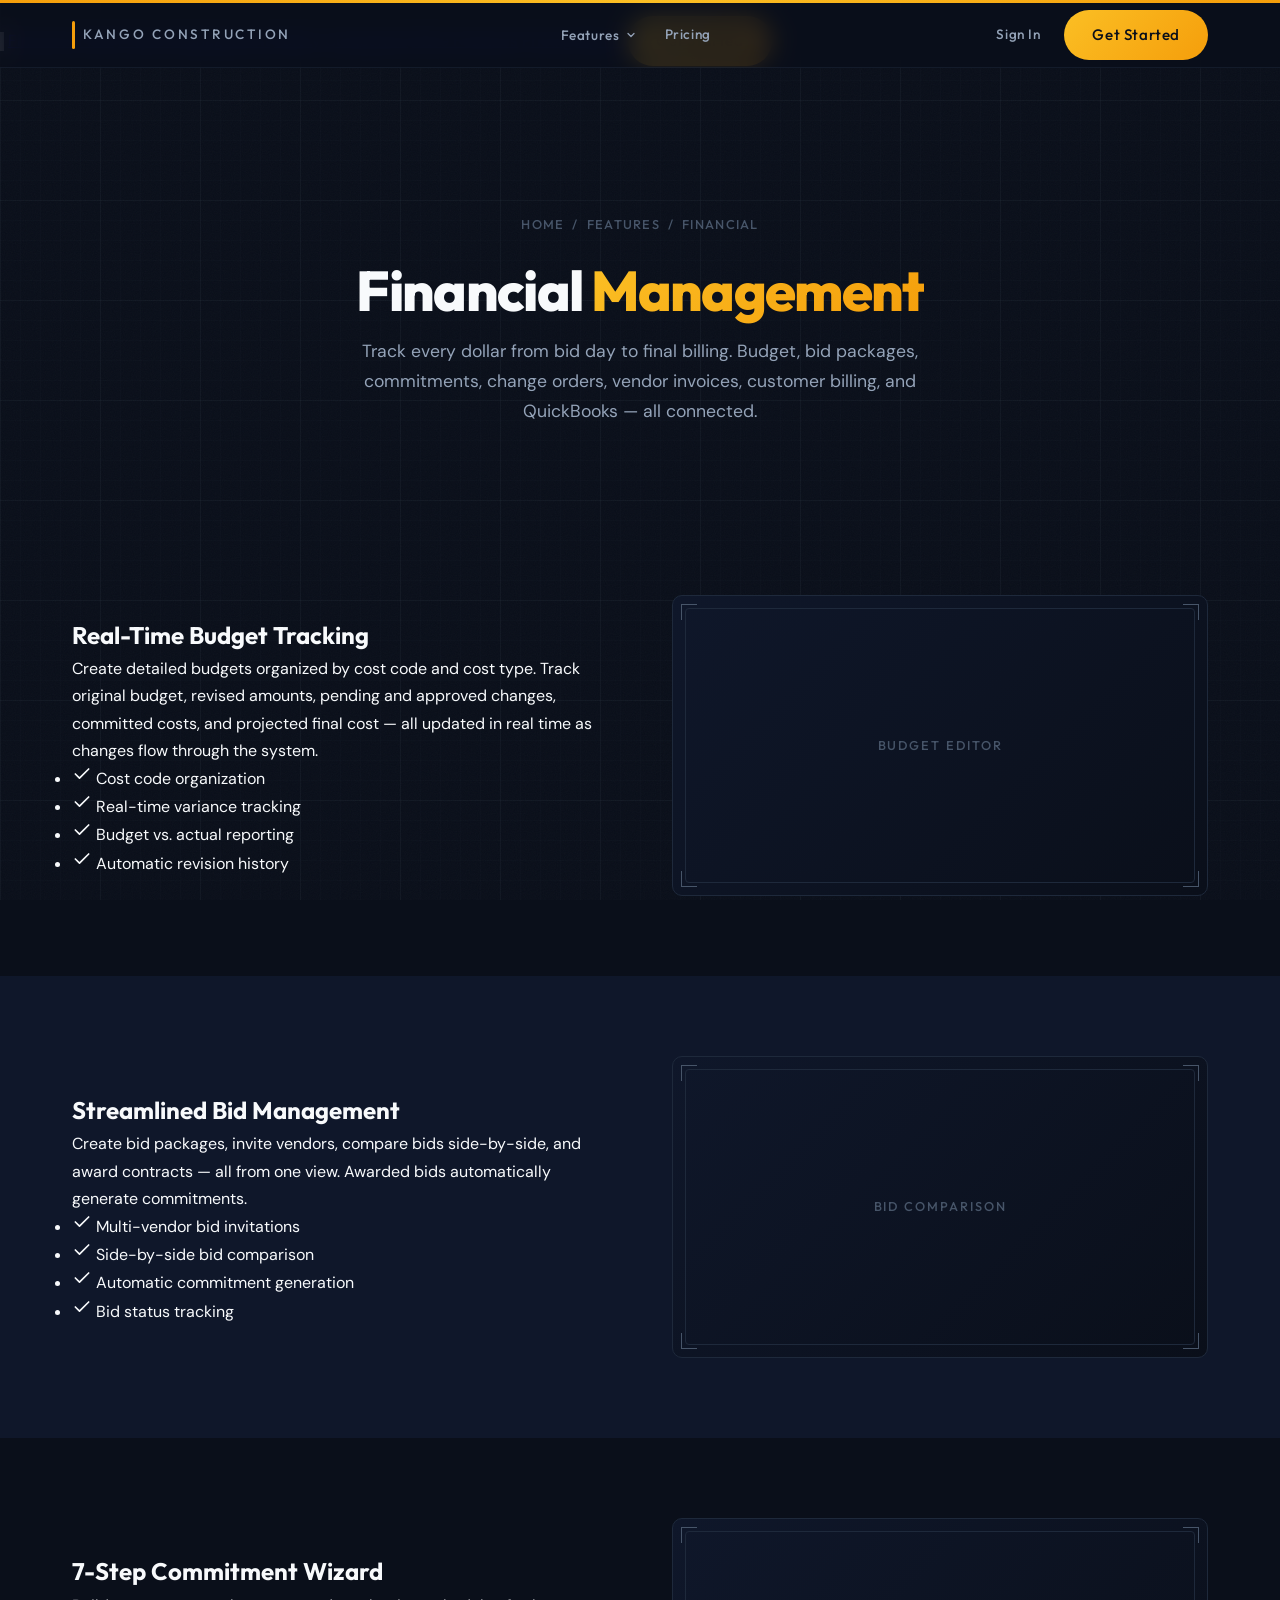
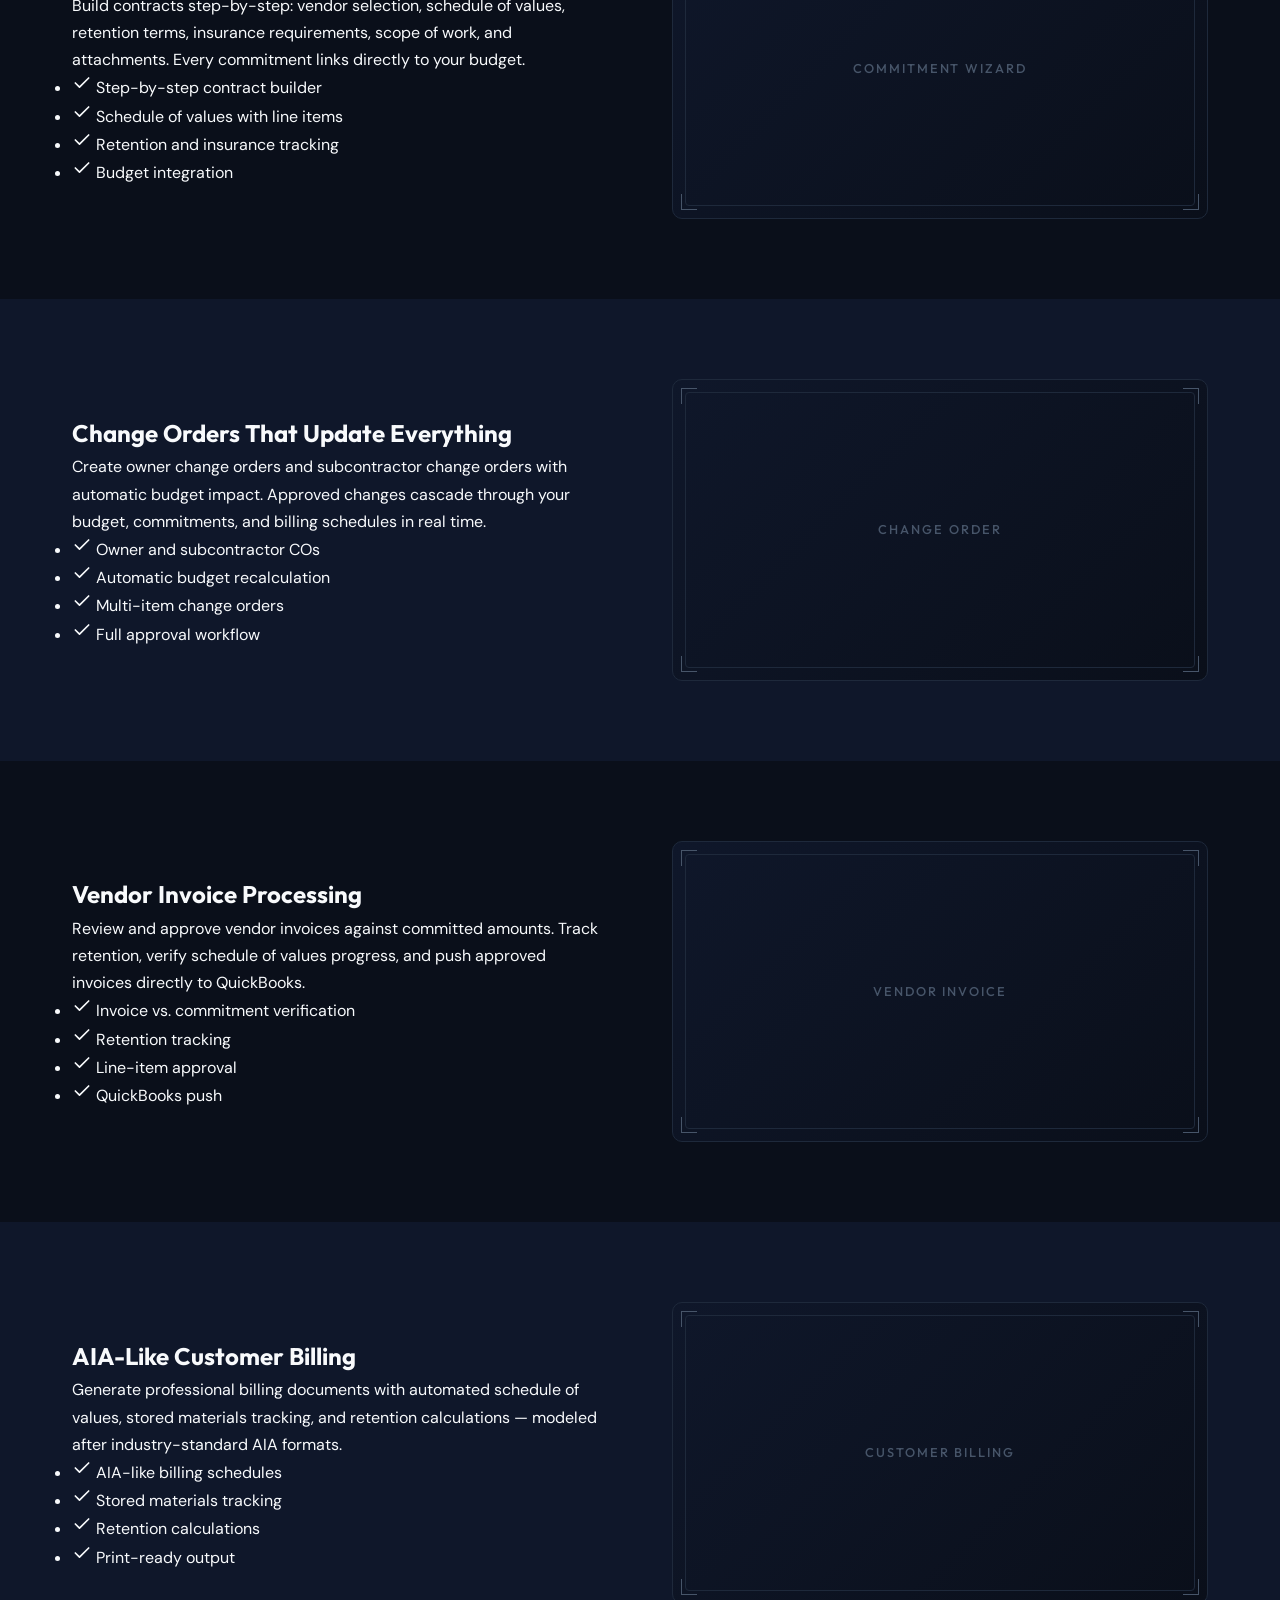
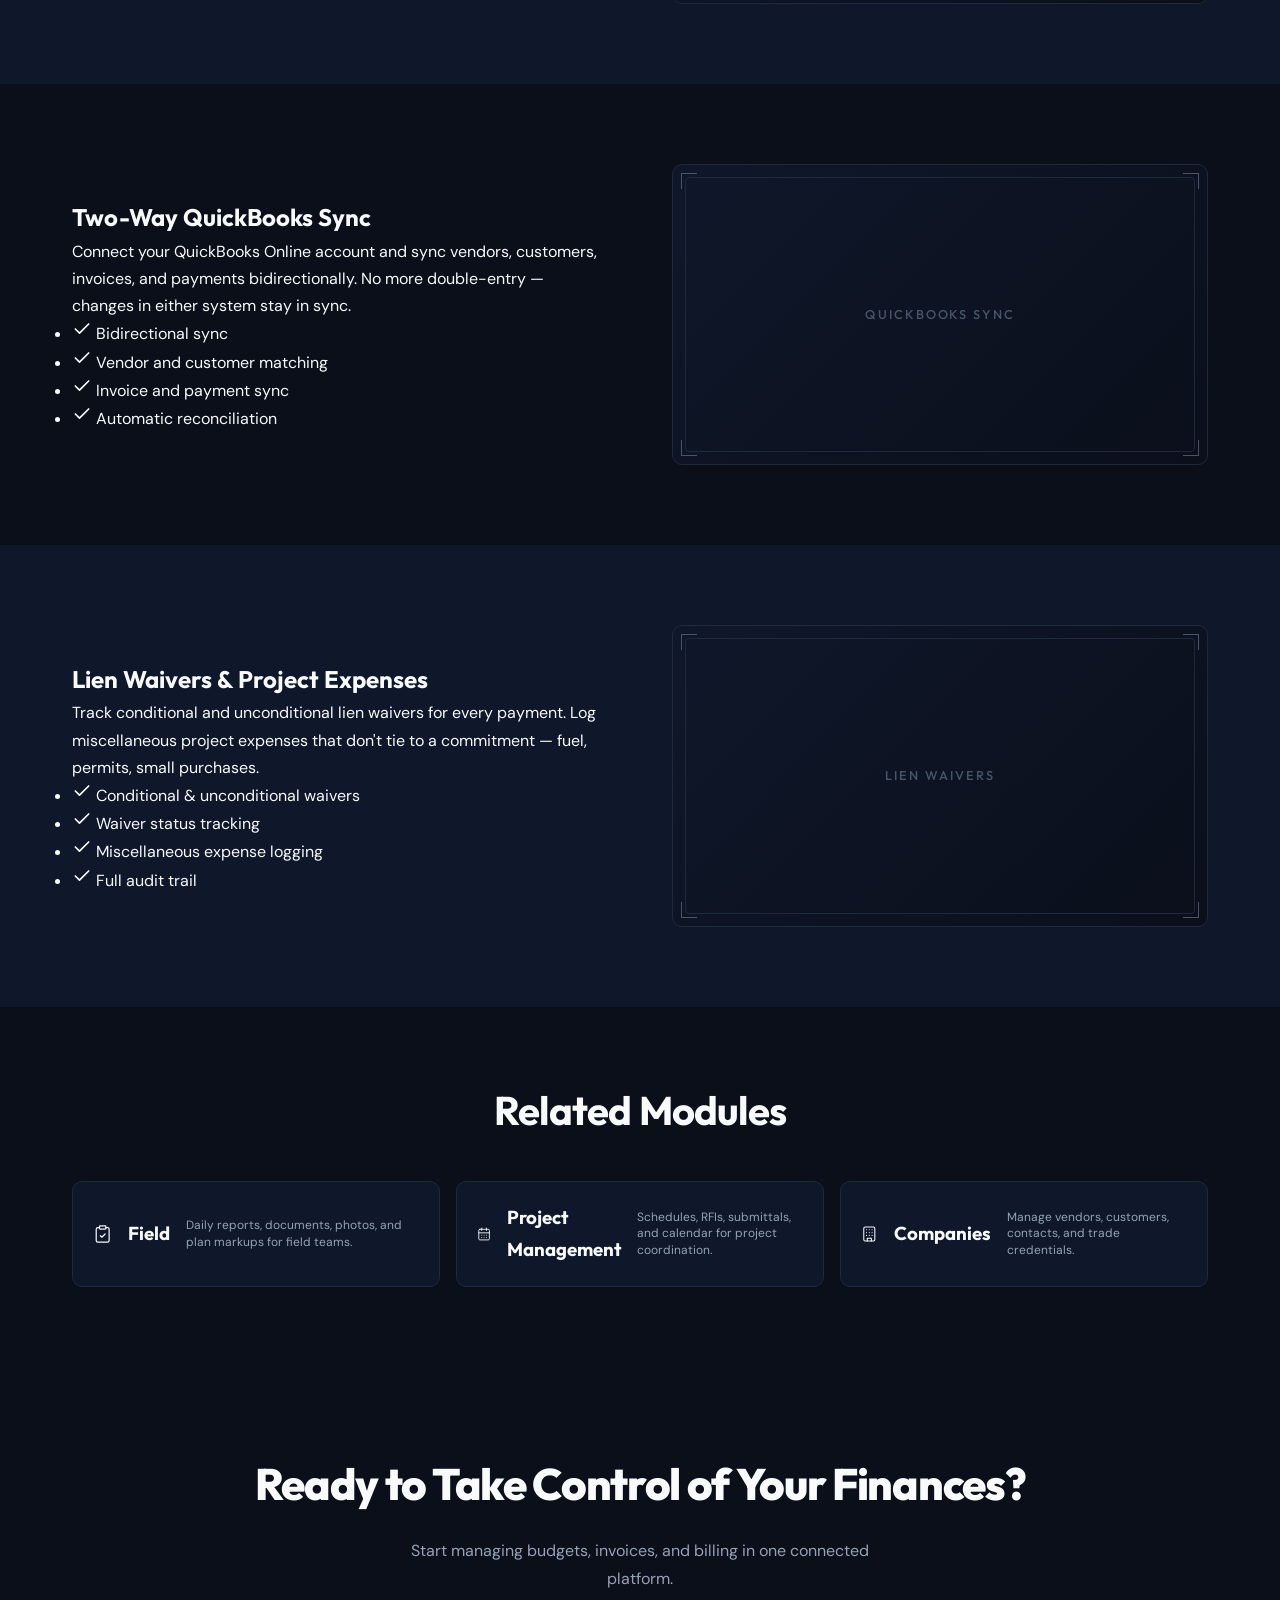
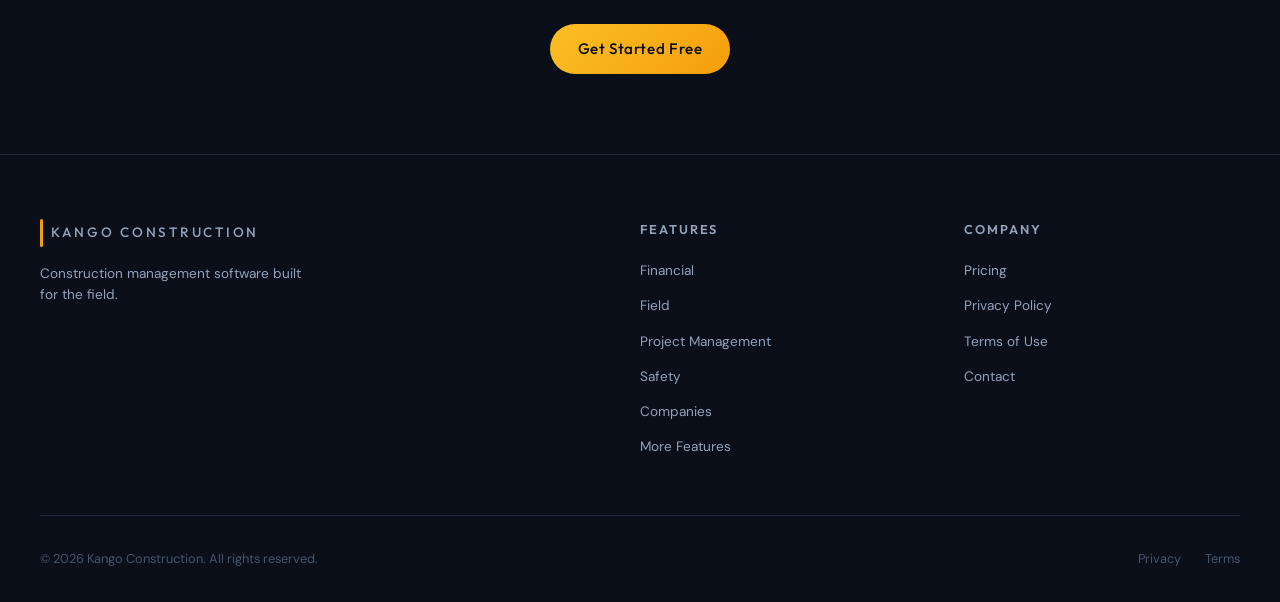
<file: features/financial.html>
<!DOCTYPE html>
<html lang="en">
<head>
    <meta charset="UTF-8">
    <meta name="viewport" content="width=device-width, initial-scale=1.0">
    <title>Financial Management | Kango Construction</title>
    <meta name="description" content="Track every dollar from bid day to final billing. Budget, bid packages, commitments, change orders, vendor invoices, customer billing, and QuickBooks — all connected.">
    <meta property="og:title" content="Financial Management | Kango Construction">
    <meta property="og:description" content="Track every dollar from bid day to final billing. Budget, bid packages, commitments, change orders, vendor invoices, customer billing, and QuickBooks — all connected.">
    <meta property="og:type" content="website">
    <meta property="og:url" content="https://kangoconstruction.com/features/financial.html">
    <meta property="og:image" content="https://kangoconstruction.com/images/icon-512.png">
    <meta property="og:site_name" content="Kango Construction">
    <meta name="twitter:card" content="summary">
    <meta name="twitter:title" content="Financial Management | Kango Construction">
    <meta name="twitter:description" content="Track every dollar from bid day to final billing. Budget, bid packages, commitments, change orders, vendor invoices, customer billing, and QuickBooks — all connected.">
    <meta name="twitter:image" content="https://kangoconstruction.com/images/icon-512.png">
    <link rel="canonical" href="https://kangoconstruction.com/features/financial.html">
    <link rel="icon" type="image/png" sizes="32x32" href="/images/favicon-32x32.png">
    <link rel="icon" type="image/png" sizes="16x16" href="/images/favicon-16x16.png">
    <link rel="apple-touch-icon" sizes="180x180" href="/images/apple-touch-icon.png">
    <link rel="manifest" href="/site.webmanifest">
    <meta name="theme-color" content="#F26B21">
    <link rel="preconnect" href="https://fonts.googleapis.com">
    <link rel="preconnect" href="https://fonts.gstatic.com" crossorigin>
    <link href="https://fonts.googleapis.com/css2?family=DM+Sans:wght@400;500&family=Outfit:wght@300;500;700;800&display=swap" rel="stylesheet">
    <link rel="stylesheet" href="../css/styles.css">
</head>
<body>
    <div class="grid-bg"></div>
    <div class="noise"></div>
    <div class="accent-bar"></div>

    <nav class="site-nav">
        <div class="nav-inner">
            <a href="/" class="nav-logo"><div class="bar"></div><span>Kango Construction</span></a>
            <ul class="nav-links">
                <li class="nav-dropdown">
                    <button class="nav-dropdown-toggle">Features <svg xmlns="http://www.w3.org/2000/svg" viewBox="0 0 24 24" fill="none" stroke="currentColor" stroke-width="2.5" stroke-linecap="round" stroke-linejoin="round"><path d="m6 9 6 6 6-6"/></svg></button>
                    <ul class="nav-dropdown-menu">
                        <li><a href="/features/financial.html">Financial</a></li>
                        <li><a href="/features/field.html">Field</a></li>
                        <li><a href="/features/project-management.html">Project Management</a></li>
                        <li><a href="/features/safety.html">Safety</a></li>
                        <li><a href="/features/companies.html">Companies</a></li>
                        <li><a href="/features/more.html">More Features</a></li>
                    </ul>
                </li>
                <li><a href="/pricing.html">Pricing</a></li>
            </ul>
            <div class="nav-cta">
                <a href="https://app.kangoconstruction.com" class="btn-signin">Sign In</a>
                <a href="https://app.kangoconstruction.com" class="btn btn-primary">Get Started</a>
            </div>
            <button class="nav-toggle" aria-label="Menu"><svg xmlns="http://www.w3.org/2000/svg" viewBox="0 0 24 24" fill="none" stroke="currentColor" stroke-width="2" stroke-linecap="round" stroke-linejoin="round"><line x1="3" y1="6" x2="21" y2="6"/><line x1="3" y1="12" x2="21" y2="12"/><line x1="3" y1="18" x2="21" y2="18"/></svg></button>
        </div>
    </nav>
    <div class="nav-mobile">
        <button class="nav-mobile-close" aria-label="Close menu"><svg xmlns="http://www.w3.org/2000/svg" viewBox="0 0 24 24" fill="none" stroke="currentColor" stroke-width="2" stroke-linecap="round" stroke-linejoin="round"><line x1="18" y1="6" x2="6" y2="18"/><line x1="6" y1="6" x2="18" y2="18"/></svg></button>
        <a href="/features/financial.html">Financial</a>
        <a href="/features/field.html">Field</a>
        <a href="/features/project-management.html">Project Management</a>
        <a href="/features/safety.html">Safety</a>
        <a href="/features/companies.html">Companies</a>
        <a href="/features/more.html">More Features</a>
        <a href="/pricing.html">Pricing</a>
        <a href="https://app.kangoconstruction.com">Sign In</a>
        <a href="https://app.kangoconstruction.com" class="btn btn-primary" style="margin-top:1rem;justify-content:center;">Get Started</a>
    </div>

    <!-- Hero -->
    <section class="feature-hero fade-up">
        <div class="container">
            <nav class="breadcrumb" aria-label="Breadcrumb">
                <a href="/">Home</a>
                <span>/</span>
                <a href="/">Features</a>
                <span>/</span>
                <span>Financial</span>
            </nav>
            <h1>Financial <span class="highlight">Management</span></h1>
            <p>Track every dollar from bid day to final billing. Budget, bid packages, commitments, change orders, vendor invoices, customer billing, and QuickBooks — all connected.</p>
        </div>
    </section>

    <!-- 1. Budget Editor -->
    <section class="fade-up">
        <div class="container">
            <div class="two-col">
                <div class="col-text">
                    <h2>Real-Time Budget Tracking</h2>
                    <p>Create detailed budgets organized by cost code and cost type. Track original budget, revised amounts, pending and approved changes, committed costs, and projected final cost — all updated in real time as changes flow through the system.</p>
                    <ul class="feature-list">
                        <li>
                            <svg xmlns="http://www.w3.org/2000/svg" width="20" height="20" viewBox="0 0 24 24" fill="none" stroke="currentColor" stroke-width="2" stroke-linecap="round" stroke-linejoin="round"><path d="M20 6 9 17l-5-5"/></svg>
                            Cost code organization
                        </li>
                        <li>
                            <svg xmlns="http://www.w3.org/2000/svg" width="20" height="20" viewBox="0 0 24 24" fill="none" stroke="currentColor" stroke-width="2" stroke-linecap="round" stroke-linejoin="round"><path d="M20 6 9 17l-5-5"/></svg>
                            Real-time variance tracking
                        </li>
                        <li>
                            <svg xmlns="http://www.w3.org/2000/svg" width="20" height="20" viewBox="0 0 24 24" fill="none" stroke="currentColor" stroke-width="2" stroke-linecap="round" stroke-linejoin="round"><path d="M20 6 9 17l-5-5"/></svg>
                            Budget vs. actual reporting
                        </li>
                        <li>
                            <svg xmlns="http://www.w3.org/2000/svg" width="20" height="20" viewBox="0 0 24 24" fill="none" stroke="currentColor" stroke-width="2" stroke-linecap="round" stroke-linejoin="round"><path d="M20 6 9 17l-5-5"/></svg>
                            Automatic revision history
                        </li>
                    </ul>
                </div>
                <div class="col-media">
                    <div class="screenshot-frame">
                        <div class="corner tl"></div><div class="corner tr"></div>
                        <div class="corner bl"></div><div class="corner br"></div>
                        <span class="label">Budget Editor</span>
                    </div>
                </div>
            </div>
        </div>
    </section>

    <!-- 2. Bid Packages -->
    <section class="alt-bg fade-up">
        <div class="container">
            <div class="two-col reverse">
                <div class="col-text">
                    <h2>Streamlined Bid Management</h2>
                    <p>Create bid packages, invite vendors, compare bids side-by-side, and award contracts — all from one view. Awarded bids automatically generate commitments.</p>
                    <ul class="feature-list">
                        <li>
                            <svg xmlns="http://www.w3.org/2000/svg" width="20" height="20" viewBox="0 0 24 24" fill="none" stroke="currentColor" stroke-width="2" stroke-linecap="round" stroke-linejoin="round"><path d="M20 6 9 17l-5-5"/></svg>
                            Multi-vendor bid invitations
                        </li>
                        <li>
                            <svg xmlns="http://www.w3.org/2000/svg" width="20" height="20" viewBox="0 0 24 24" fill="none" stroke="currentColor" stroke-width="2" stroke-linecap="round" stroke-linejoin="round"><path d="M20 6 9 17l-5-5"/></svg>
                            Side-by-side bid comparison
                        </li>
                        <li>
                            <svg xmlns="http://www.w3.org/2000/svg" width="20" height="20" viewBox="0 0 24 24" fill="none" stroke="currentColor" stroke-width="2" stroke-linecap="round" stroke-linejoin="round"><path d="M20 6 9 17l-5-5"/></svg>
                            Automatic commitment generation
                        </li>
                        <li>
                            <svg xmlns="http://www.w3.org/2000/svg" width="20" height="20" viewBox="0 0 24 24" fill="none" stroke="currentColor" stroke-width="2" stroke-linecap="round" stroke-linejoin="round"><path d="M20 6 9 17l-5-5"/></svg>
                            Bid status tracking
                        </li>
                    </ul>
                </div>
                <div class="col-media">
                    <div class="screenshot-frame">
                        <div class="corner tl"></div><div class="corner tr"></div>
                        <div class="corner bl"></div><div class="corner br"></div>
                        <span class="label">Bid Comparison</span>
                    </div>
                </div>
            </div>
        </div>
    </section>

    <!-- 3. Commitments -->
    <section class="fade-up">
        <div class="container">
            <div class="two-col">
                <div class="col-text">
                    <h2>7-Step Commitment Wizard</h2>
                    <p>Build contracts step-by-step: vendor selection, schedule of values, retention terms, insurance requirements, scope of work, and attachments. Every commitment links directly to your budget.</p>
                    <ul class="feature-list">
                        <li>
                            <svg xmlns="http://www.w3.org/2000/svg" width="20" height="20" viewBox="0 0 24 24" fill="none" stroke="currentColor" stroke-width="2" stroke-linecap="round" stroke-linejoin="round"><path d="M20 6 9 17l-5-5"/></svg>
                            Step-by-step contract builder
                        </li>
                        <li>
                            <svg xmlns="http://www.w3.org/2000/svg" width="20" height="20" viewBox="0 0 24 24" fill="none" stroke="currentColor" stroke-width="2" stroke-linecap="round" stroke-linejoin="round"><path d="M20 6 9 17l-5-5"/></svg>
                            Schedule of values with line items
                        </li>
                        <li>
                            <svg xmlns="http://www.w3.org/2000/svg" width="20" height="20" viewBox="0 0 24 24" fill="none" stroke="currentColor" stroke-width="2" stroke-linecap="round" stroke-linejoin="round"><path d="M20 6 9 17l-5-5"/></svg>
                            Retention and insurance tracking
                        </li>
                        <li>
                            <svg xmlns="http://www.w3.org/2000/svg" width="20" height="20" viewBox="0 0 24 24" fill="none" stroke="currentColor" stroke-width="2" stroke-linecap="round" stroke-linejoin="round"><path d="M20 6 9 17l-5-5"/></svg>
                            Budget integration
                        </li>
                    </ul>
                </div>
                <div class="col-media">
                    <div class="screenshot-frame">
                        <div class="corner tl"></div><div class="corner tr"></div>
                        <div class="corner bl"></div><div class="corner br"></div>
                        <span class="label">Commitment Wizard</span>
                    </div>
                </div>
            </div>
        </div>
    </section>

    <!-- 4. Change Orders -->
    <section class="alt-bg fade-up">
        <div class="container">
            <div class="two-col reverse">
                <div class="col-text">
                    <h2>Change Orders That Update Everything</h2>
                    <p>Create owner change orders and subcontractor change orders with automatic budget impact. Approved changes cascade through your budget, commitments, and billing schedules in real time.</p>
                    <ul class="feature-list">
                        <li>
                            <svg xmlns="http://www.w3.org/2000/svg" width="20" height="20" viewBox="0 0 24 24" fill="none" stroke="currentColor" stroke-width="2" stroke-linecap="round" stroke-linejoin="round"><path d="M20 6 9 17l-5-5"/></svg>
                            Owner and subcontractor COs
                        </li>
                        <li>
                            <svg xmlns="http://www.w3.org/2000/svg" width="20" height="20" viewBox="0 0 24 24" fill="none" stroke="currentColor" stroke-width="2" stroke-linecap="round" stroke-linejoin="round"><path d="M20 6 9 17l-5-5"/></svg>
                            Automatic budget recalculation
                        </li>
                        <li>
                            <svg xmlns="http://www.w3.org/2000/svg" width="20" height="20" viewBox="0 0 24 24" fill="none" stroke="currentColor" stroke-width="2" stroke-linecap="round" stroke-linejoin="round"><path d="M20 6 9 17l-5-5"/></svg>
                            Multi-item change orders
                        </li>
                        <li>
                            <svg xmlns="http://www.w3.org/2000/svg" width="20" height="20" viewBox="0 0 24 24" fill="none" stroke="currentColor" stroke-width="2" stroke-linecap="round" stroke-linejoin="round"><path d="M20 6 9 17l-5-5"/></svg>
                            Full approval workflow
                        </li>
                    </ul>
                </div>
                <div class="col-media">
                    <div class="screenshot-frame">
                        <div class="corner tl"></div><div class="corner tr"></div>
                        <div class="corner bl"></div><div class="corner br"></div>
                        <span class="label">Change Order</span>
                    </div>
                </div>
            </div>
        </div>
    </section>

    <!-- 5. Vendor Invoices -->
    <section class="fade-up">
        <div class="container">
            <div class="two-col">
                <div class="col-text">
                    <h2>Vendor Invoice Processing</h2>
                    <p>Review and approve vendor invoices against committed amounts. Track retention, verify schedule of values progress, and push approved invoices directly to QuickBooks.</p>
                    <ul class="feature-list">
                        <li>
                            <svg xmlns="http://www.w3.org/2000/svg" width="20" height="20" viewBox="0 0 24 24" fill="none" stroke="currentColor" stroke-width="2" stroke-linecap="round" stroke-linejoin="round"><path d="M20 6 9 17l-5-5"/></svg>
                            Invoice vs. commitment verification
                        </li>
                        <li>
                            <svg xmlns="http://www.w3.org/2000/svg" width="20" height="20" viewBox="0 0 24 24" fill="none" stroke="currentColor" stroke-width="2" stroke-linecap="round" stroke-linejoin="round"><path d="M20 6 9 17l-5-5"/></svg>
                            Retention tracking
                        </li>
                        <li>
                            <svg xmlns="http://www.w3.org/2000/svg" width="20" height="20" viewBox="0 0 24 24" fill="none" stroke="currentColor" stroke-width="2" stroke-linecap="round" stroke-linejoin="round"><path d="M20 6 9 17l-5-5"/></svg>
                            Line-item approval
                        </li>
                        <li>
                            <svg xmlns="http://www.w3.org/2000/svg" width="20" height="20" viewBox="0 0 24 24" fill="none" stroke="currentColor" stroke-width="2" stroke-linecap="round" stroke-linejoin="round"><path d="M20 6 9 17l-5-5"/></svg>
                            QuickBooks push
                        </li>
                    </ul>
                </div>
                <div class="col-media">
                    <div class="screenshot-frame">
                        <div class="corner tl"></div><div class="corner tr"></div>
                        <div class="corner bl"></div><div class="corner br"></div>
                        <span class="label">Vendor Invoice</span>
                    </div>
                </div>
            </div>
        </div>
    </section>

    <!-- 6. Customer Billing -->
    <section class="alt-bg fade-up">
        <div class="container">
            <div class="two-col reverse">
                <div class="col-text">
                    <h2>AIA-Like Customer Billing</h2>
                    <p>Generate professional billing documents with automated schedule of values, stored materials tracking, and retention calculations — modeled after industry-standard AIA formats.</p>
                    <ul class="feature-list">
                        <li>
                            <svg xmlns="http://www.w3.org/2000/svg" width="20" height="20" viewBox="0 0 24 24" fill="none" stroke="currentColor" stroke-width="2" stroke-linecap="round" stroke-linejoin="round"><path d="M20 6 9 17l-5-5"/></svg>
                            AIA-like billing schedules
                        </li>
                        <li>
                            <svg xmlns="http://www.w3.org/2000/svg" width="20" height="20" viewBox="0 0 24 24" fill="none" stroke="currentColor" stroke-width="2" stroke-linecap="round" stroke-linejoin="round"><path d="M20 6 9 17l-5-5"/></svg>
                            Stored materials tracking
                        </li>
                        <li>
                            <svg xmlns="http://www.w3.org/2000/svg" width="20" height="20" viewBox="0 0 24 24" fill="none" stroke="currentColor" stroke-width="2" stroke-linecap="round" stroke-linejoin="round"><path d="M20 6 9 17l-5-5"/></svg>
                            Retention calculations
                        </li>
                        <li>
                            <svg xmlns="http://www.w3.org/2000/svg" width="20" height="20" viewBox="0 0 24 24" fill="none" stroke="currentColor" stroke-width="2" stroke-linecap="round" stroke-linejoin="round"><path d="M20 6 9 17l-5-5"/></svg>
                            Print-ready output
                        </li>
                    </ul>
                </div>
                <div class="col-media">
                    <div class="screenshot-frame">
                        <div class="corner tl"></div><div class="corner tr"></div>
                        <div class="corner bl"></div><div class="corner br"></div>
                        <span class="label">Customer Billing</span>
                    </div>
                </div>
            </div>
        </div>
    </section>

    <!-- 7. QuickBooks Integration -->
    <section class="fade-up">
        <div class="container">
            <div class="two-col">
                <div class="col-text">
                    <h2>Two-Way QuickBooks Sync</h2>
                    <p>Connect your QuickBooks Online account and sync vendors, customers, invoices, and payments bidirectionally. No more double-entry — changes in either system stay in sync.</p>
                    <ul class="feature-list">
                        <li>
                            <svg xmlns="http://www.w3.org/2000/svg" width="20" height="20" viewBox="0 0 24 24" fill="none" stroke="currentColor" stroke-width="2" stroke-linecap="round" stroke-linejoin="round"><path d="M20 6 9 17l-5-5"/></svg>
                            Bidirectional sync
                        </li>
                        <li>
                            <svg xmlns="http://www.w3.org/2000/svg" width="20" height="20" viewBox="0 0 24 24" fill="none" stroke="currentColor" stroke-width="2" stroke-linecap="round" stroke-linejoin="round"><path d="M20 6 9 17l-5-5"/></svg>
                            Vendor and customer matching
                        </li>
                        <li>
                            <svg xmlns="http://www.w3.org/2000/svg" width="20" height="20" viewBox="0 0 24 24" fill="none" stroke="currentColor" stroke-width="2" stroke-linecap="round" stroke-linejoin="round"><path d="M20 6 9 17l-5-5"/></svg>
                            Invoice and payment sync
                        </li>
                        <li>
                            <svg xmlns="http://www.w3.org/2000/svg" width="20" height="20" viewBox="0 0 24 24" fill="none" stroke="currentColor" stroke-width="2" stroke-linecap="round" stroke-linejoin="round"><path d="M20 6 9 17l-5-5"/></svg>
                            Automatic reconciliation
                        </li>
                    </ul>
                </div>
                <div class="col-media">
                    <div class="screenshot-frame">
                        <div class="corner tl"></div><div class="corner tr"></div>
                        <div class="corner bl"></div><div class="corner br"></div>
                        <span class="label">QuickBooks Sync</span>
                    </div>
                </div>
            </div>
        </div>
    </section>

    <!-- 8. Lien Waivers & Expenses -->
    <section class="alt-bg fade-up">
        <div class="container">
            <div class="two-col reverse">
                <div class="col-text">
                    <h2>Lien Waivers & Project Expenses</h2>
                    <p>Track conditional and unconditional lien waivers for every payment. Log miscellaneous project expenses that don't tie to a commitment — fuel, permits, small purchases.</p>
                    <ul class="feature-list">
                        <li>
                            <svg xmlns="http://www.w3.org/2000/svg" width="20" height="20" viewBox="0 0 24 24" fill="none" stroke="currentColor" stroke-width="2" stroke-linecap="round" stroke-linejoin="round"><path d="M20 6 9 17l-5-5"/></svg>
                            Conditional & unconditional waivers
                        </li>
                        <li>
                            <svg xmlns="http://www.w3.org/2000/svg" width="20" height="20" viewBox="0 0 24 24" fill="none" stroke="currentColor" stroke-width="2" stroke-linecap="round" stroke-linejoin="round"><path d="M20 6 9 17l-5-5"/></svg>
                            Waiver status tracking
                        </li>
                        <li>
                            <svg xmlns="http://www.w3.org/2000/svg" width="20" height="20" viewBox="0 0 24 24" fill="none" stroke="currentColor" stroke-width="2" stroke-linecap="round" stroke-linejoin="round"><path d="M20 6 9 17l-5-5"/></svg>
                            Miscellaneous expense logging
                        </li>
                        <li>
                            <svg xmlns="http://www.w3.org/2000/svg" width="20" height="20" viewBox="0 0 24 24" fill="none" stroke="currentColor" stroke-width="2" stroke-linecap="round" stroke-linejoin="round"><path d="M20 6 9 17l-5-5"/></svg>
                            Full audit trail
                        </li>
                    </ul>
                </div>
                <div class="col-media">
                    <div class="screenshot-frame">
                        <div class="corner tl"></div><div class="corner tr"></div>
                        <div class="corner bl"></div><div class="corner br"></div>
                        <span class="label">Lien Waivers</span>
                    </div>
                </div>
            </div>
        </div>
    </section>

    <!-- Related Modules -->
    <section class="fade-up">
        <div class="container">
            <div class="section-header">
                <h2>Related Modules</h2>
            </div>
            <div class="related-modules">
                <a href="/features/field.html" class="related-card">
                    <svg xmlns="http://www.w3.org/2000/svg" width="32" height="32" viewBox="0 0 24 24" fill="none" stroke="currentColor" stroke-width="1.5" stroke-linecap="round" stroke-linejoin="round"><path d="M16 4h2a2 2 0 0 1 2 2v14a2 2 0 0 1-2 2H6a2 2 0 0 1-2-2V6a2 2 0 0 1 2-2h2"/><rect x="8" y="2" width="8" height="4" rx="1" ry="1"/><path d="M9 14l2 2 4-4"/></svg>
                    <h3>Field</h3>
                    <p>Daily reports, documents, photos, and plan markups for field teams.</p>
                </a>
                <a href="/features/project-management.html" class="related-card">
                    <svg xmlns="http://www.w3.org/2000/svg" width="32" height="32" viewBox="0 0 24 24" fill="none" stroke="currentColor" stroke-width="1.5" stroke-linecap="round" stroke-linejoin="round"><rect x="3" y="4" width="18" height="18" rx="2" ry="2"/><line x1="16" y1="2" x2="16" y2="6"/><line x1="8" y1="2" x2="8" y2="6"/><line x1="3" y1="10" x2="21" y2="10"/><path d="M8 14h.01"/><path d="M12 14h.01"/><path d="M16 14h.01"/><path d="M8 18h.01"/><path d="M12 18h.01"/><path d="M16 18h.01"/></svg>
                    <h3>Project Management</h3>
                    <p>Schedules, RFIs, submittals, and calendar for project coordination.</p>
                </a>
                <a href="/features/companies.html" class="related-card">
                    <svg xmlns="http://www.w3.org/2000/svg" width="32" height="32" viewBox="0 0 24 24" fill="none" stroke="currentColor" stroke-width="1.5" stroke-linecap="round" stroke-linejoin="round"><rect x="4" y="2" width="16" height="20" rx="2" ry="2"/><path d="M9 22v-4h6v4"/><path d="M8 6h.01"/><path d="M16 6h.01"/><path d="M12 6h.01"/><path d="M12 10h.01"/><path d="M12 14h.01"/><path d="M16 10h.01"/><path d="M16 14h.01"/><path d="M8 10h.01"/><path d="M8 14h.01"/></svg>
                    <h3>Companies</h3>
                    <p>Manage vendors, customers, contacts, and trade credentials.</p>
                </a>
            </div>
        </div>
    </section>

    <!-- Bottom CTA -->
    <section class="cta-section fade-up">
        <div class="container">
            <h2>Ready to Take Control of Your Finances?</h2>
            <p>Start managing budgets, invoices, and billing in one connected platform.</p>
            <a href="https://app.kangoconstruction.com" class="btn btn-primary">Get Started Free</a>
        </div>
    </section>

    <footer class="site-footer">
        <div class="footer-inner">
            <div class="footer-brand">
                <a href="/" class="nav-logo"><div class="bar"></div><span>Kango Construction</span></a>
                <p>Construction management software built for the field.</p>
            </div>
            <div class="footer-col">
                <h4>Features</h4>
                <ul>
                    <li><a href="/features/financial.html">Financial</a></li>
                    <li><a href="/features/field.html">Field</a></li>
                    <li><a href="/features/project-management.html">Project Management</a></li>
                    <li><a href="/features/safety.html">Safety</a></li>
                    <li><a href="/features/companies.html">Companies</a></li>
                    <li><a href="/features/more.html">More Features</a></li>
                </ul>
            </div>
            <div class="footer-col">
                <h4>Company</h4>
                <ul>
                    <li><a href="/pricing.html">Pricing</a></li>
                    <li><a href="/privacy.html">Privacy Policy</a></li>
                    <li><a href="/terms.html">Terms of Use</a></li>
                    <li><a href="mailto:info@kangoconstruction.com">Contact</a></li>
                </ul>
            </div>
        </div>
        <div class="footer-bottom">
            <p>&copy; 2026 Kango Construction. All rights reserved.</p>
            <div class="footer-bottom-links">
                <a href="/privacy.html">Privacy</a>
                <a href="/terms.html">Terms</a>
            </div>
        </div>
    </footer>

    <script src="../js/main.js"></script>
</body>
</html>
</file>
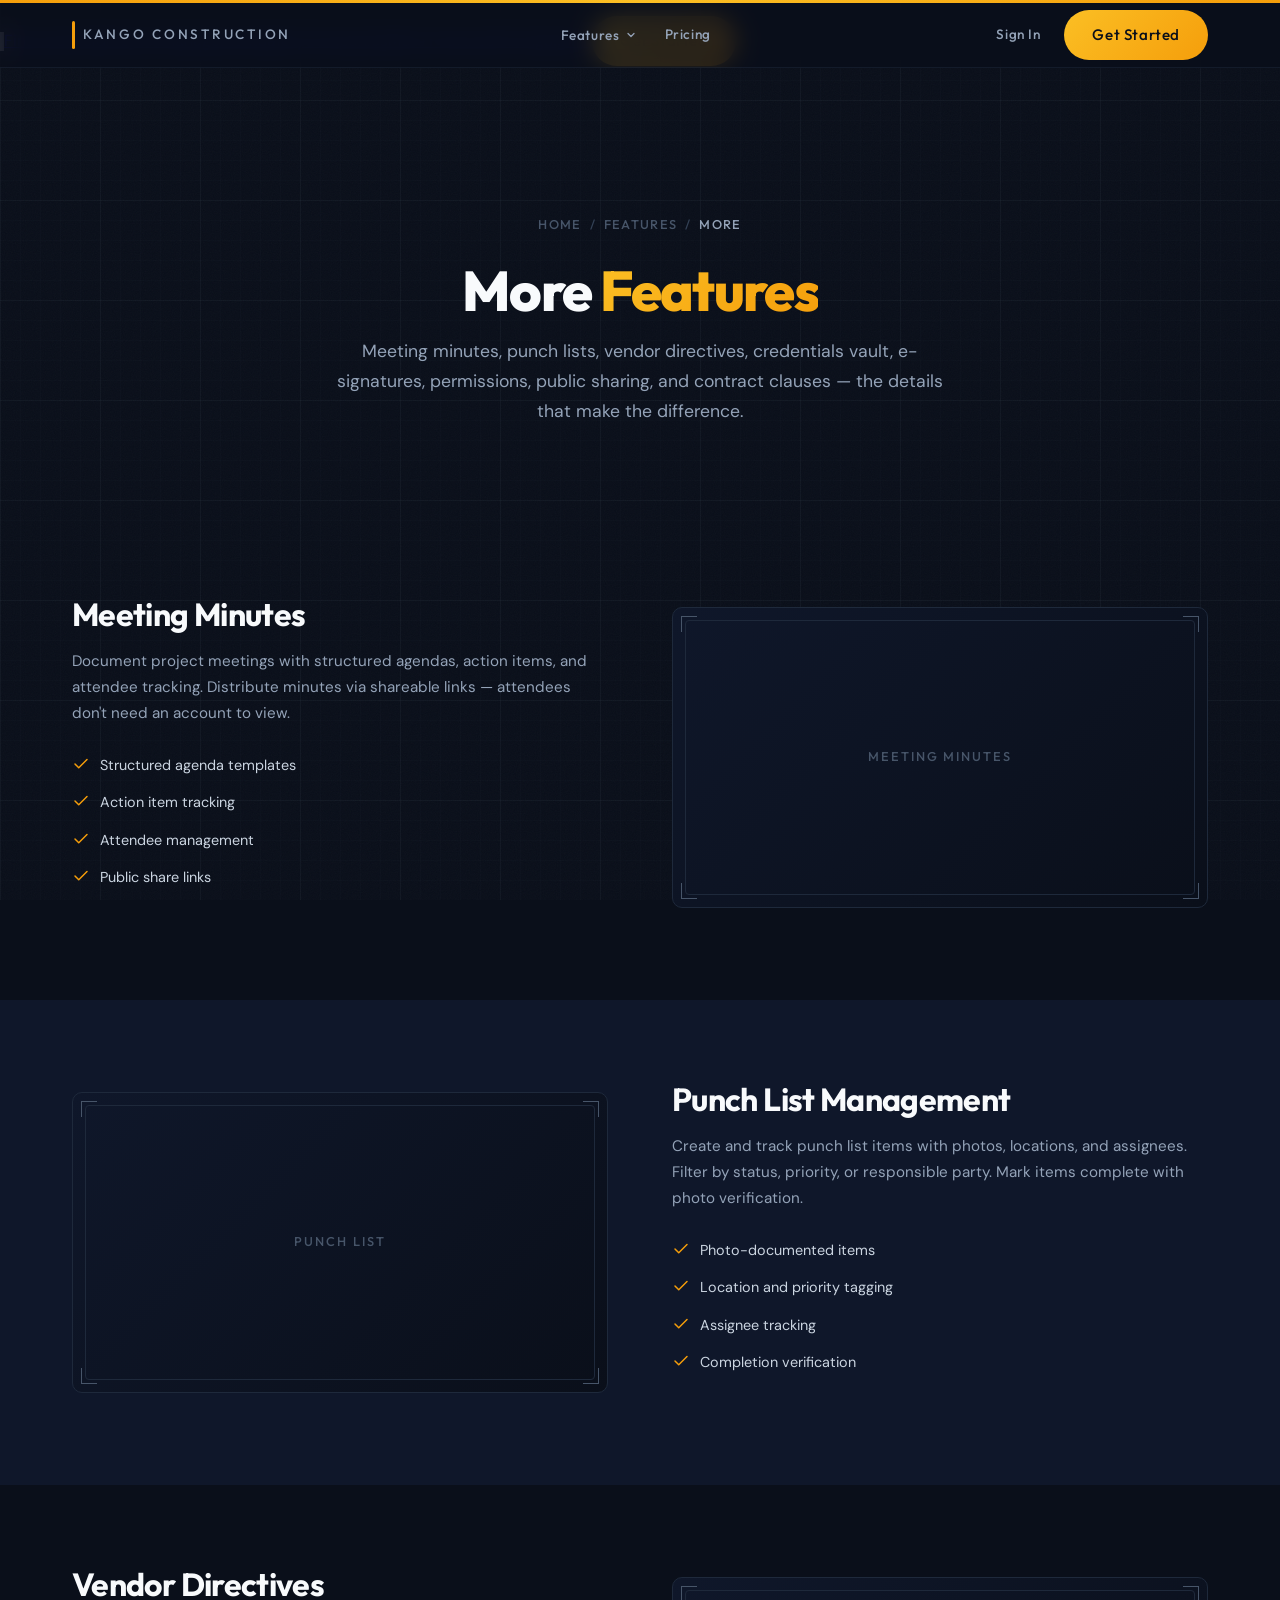
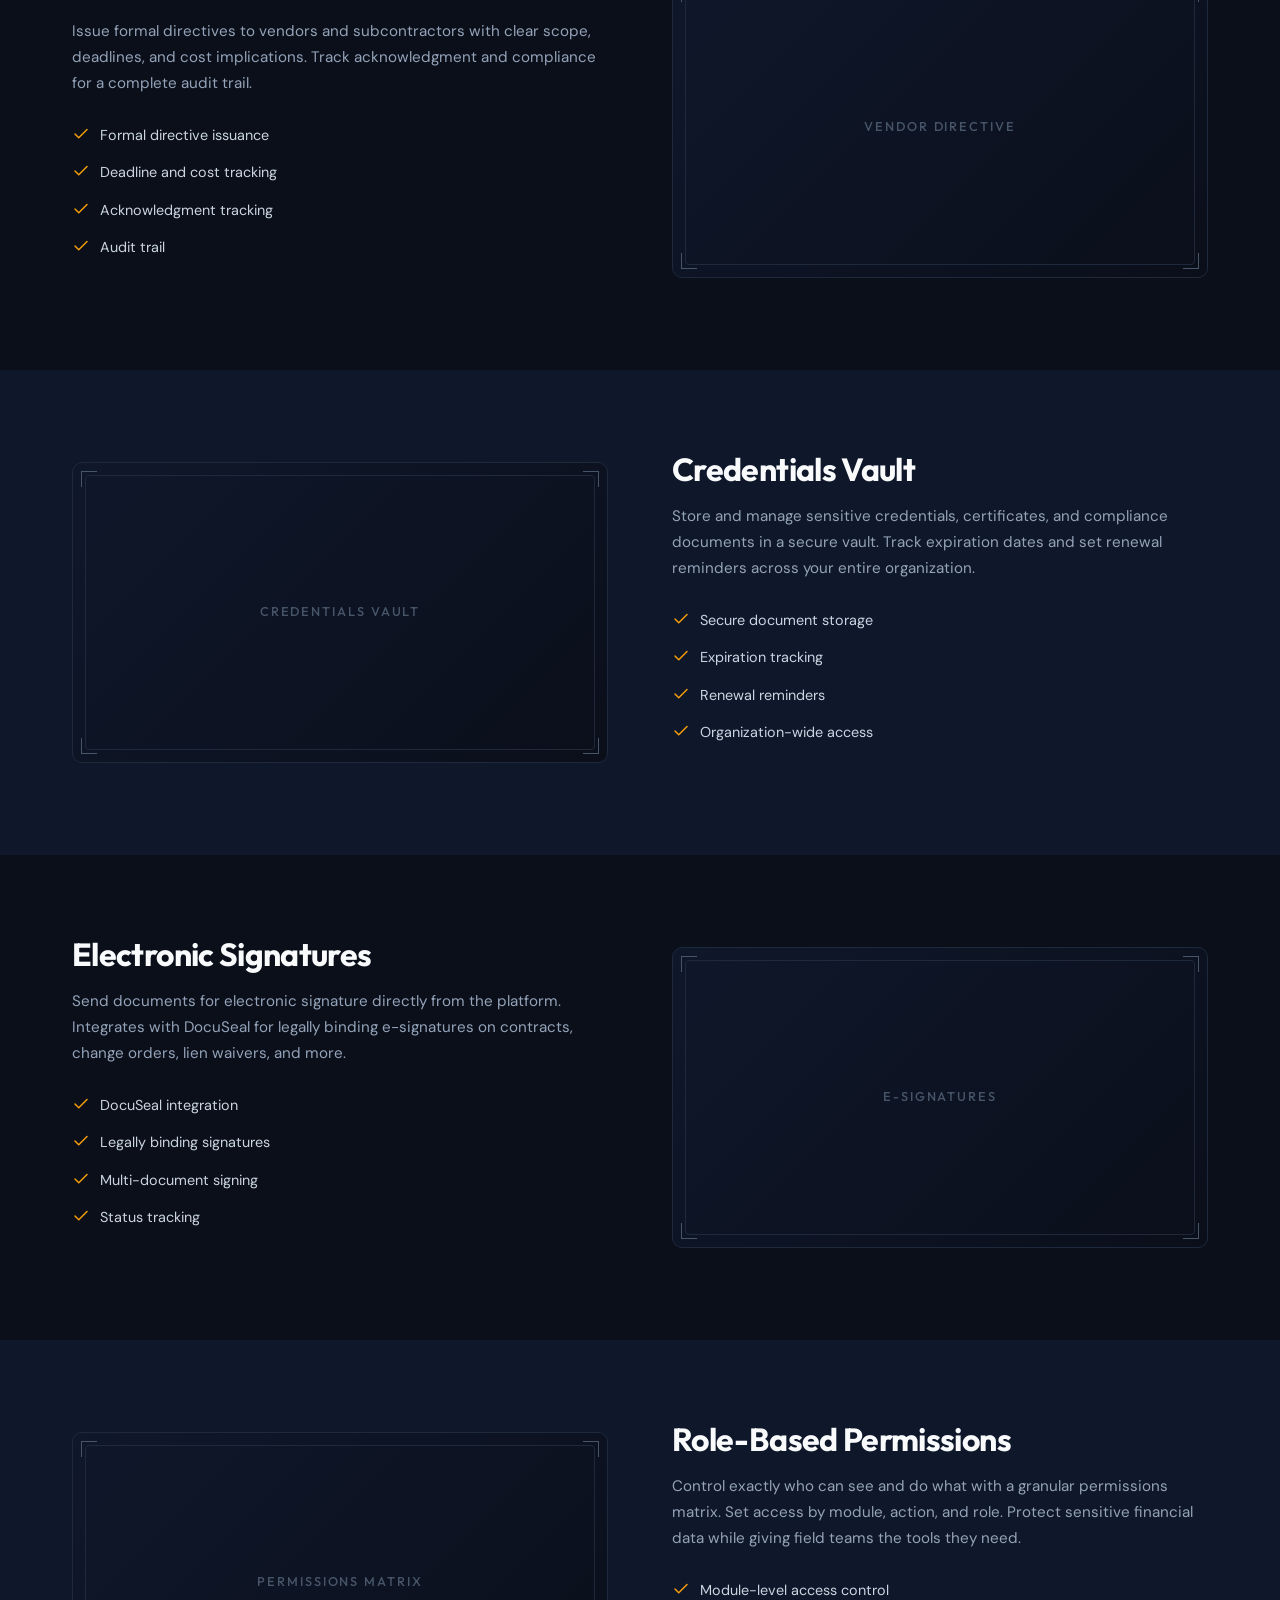
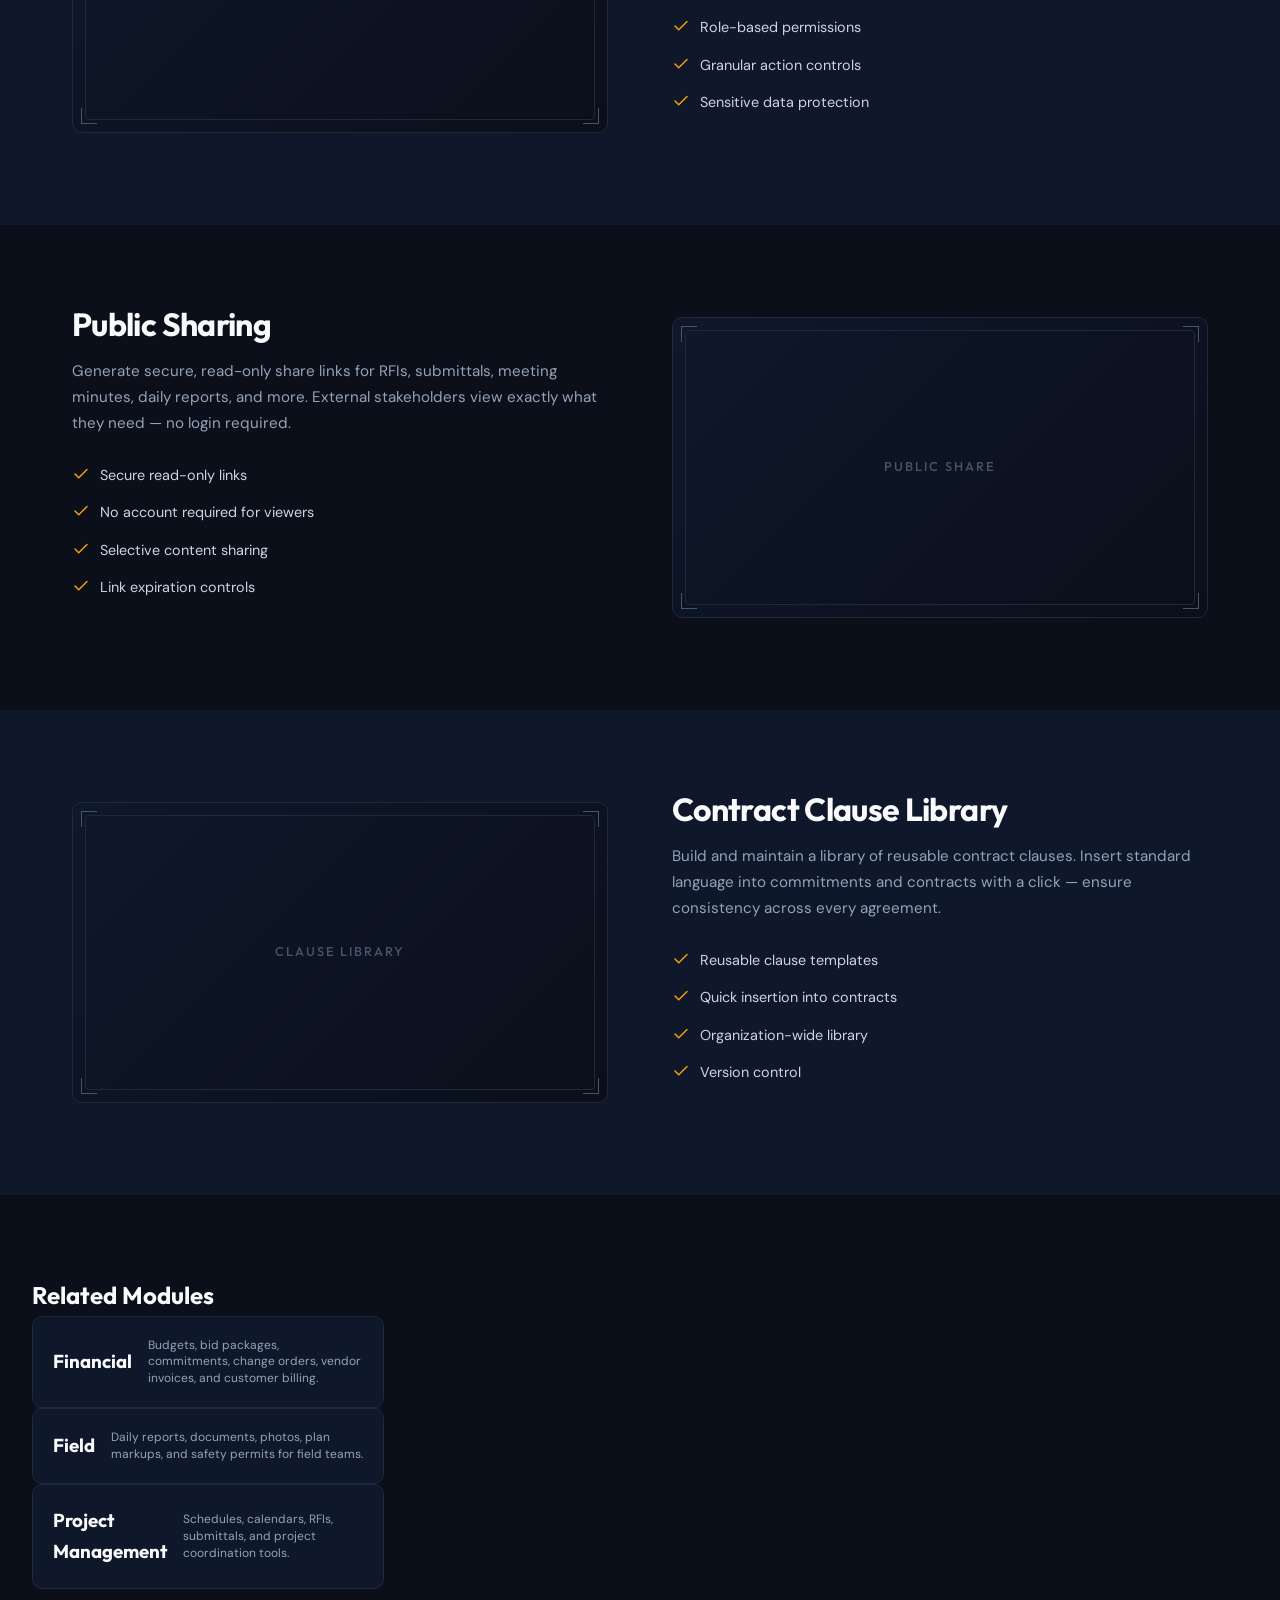
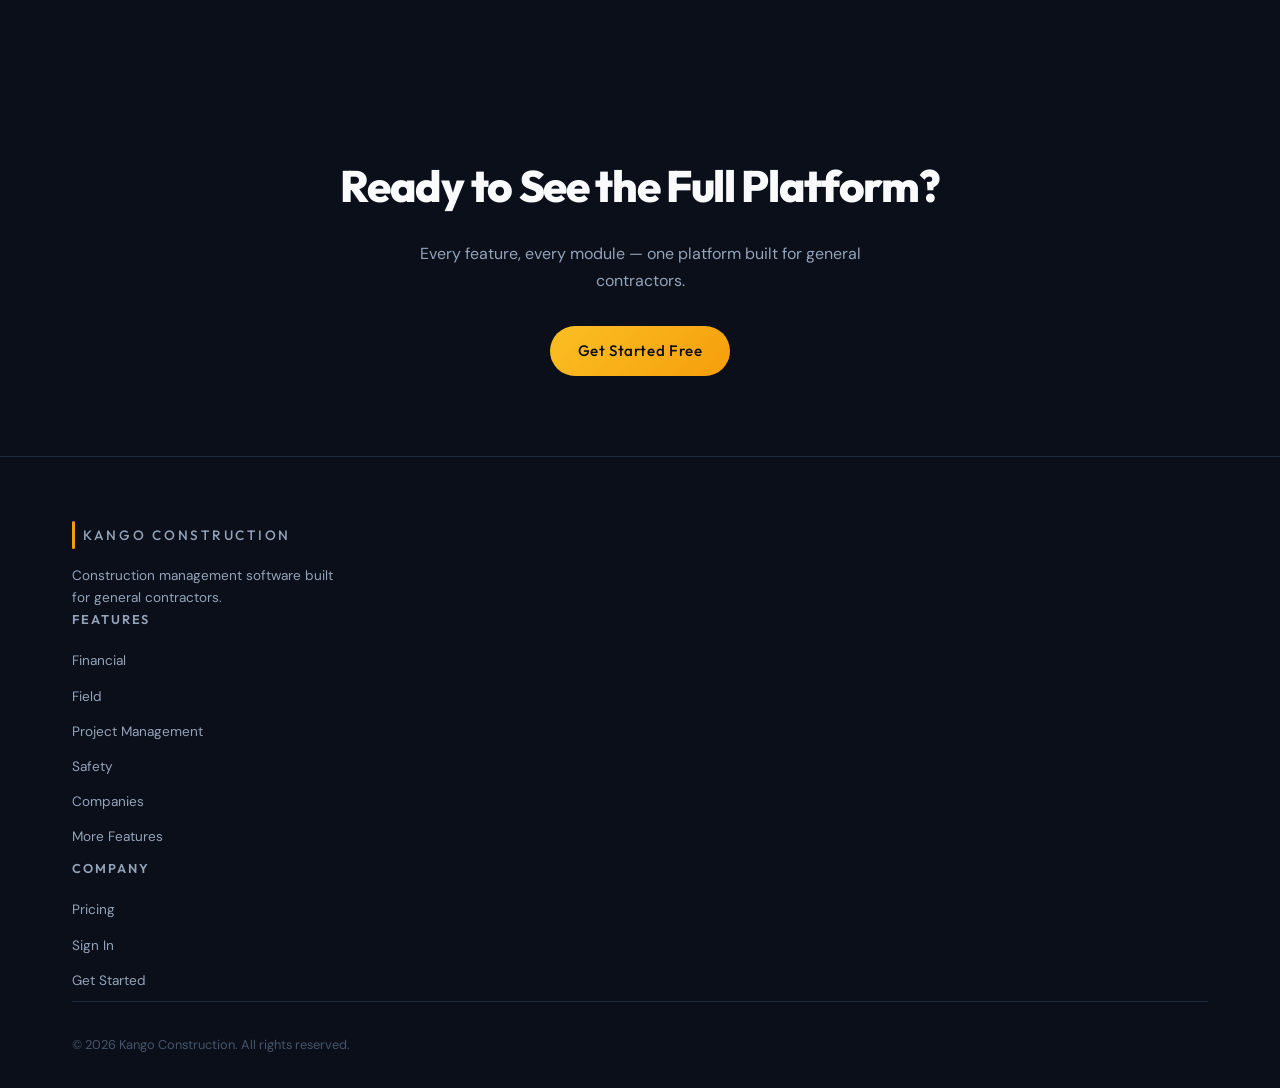
<file: features/more.html>
<!DOCTYPE html>
<html lang="en">
<head>
    <meta charset="UTF-8">
    <meta name="viewport" content="width=device-width, initial-scale=1.0">
    <title>More Features | Kango Construction</title>
    <meta name="description" content="Meeting minutes, punch lists, vendor directives, credentials vault, e-signatures, permissions, public sharing, and contract clauses — the details that make the difference.">

    <!-- Open Graph -->
    <meta property="og:title" content="More Features | Kango Construction">
    <meta property="og:description" content="Meeting minutes, punch lists, vendor directives, credentials vault, e-signatures, permissions, public sharing, and contract clauses — the details that make the difference.">
    <meta property="og:type" content="website">
    <meta property="og:url" content="https://kangoconstruction.com/features/more.html">
    <meta property="og:image" content="https://kangoconstruction.com/images/icon-512.png">
    <meta property="og:site_name" content="Kango Construction">
    <meta name="twitter:card" content="summary">
    <meta name="twitter:title" content="More Features | Kango Construction">
    <meta name="twitter:description" content="Meeting minutes, punch lists, vendor directives, credentials vault, e-signatures, permissions, public sharing, and contract clauses — the details that make the difference.">
    <meta name="twitter:image" content="https://kangoconstruction.com/images/icon-512.png">
    <link rel="canonical" href="https://kangoconstruction.com/features/more.html">
    <link rel="icon" type="image/png" sizes="32x32" href="/images/favicon-32x32.png">
    <link rel="icon" type="image/png" sizes="16x16" href="/images/favicon-16x16.png">
    <link rel="apple-touch-icon" sizes="180x180" href="/images/apple-touch-icon.png">
    <link rel="manifest" href="/site.webmanifest">
    <meta name="theme-color" content="#F26B21">

    <!-- Google Fonts -->
    <link rel="preconnect" href="https://fonts.googleapis.com">
    <link rel="preconnect" href="https://fonts.gstatic.com" crossorigin>
    <link href="https://fonts.googleapis.com/css2?family=DM+Sans:wght@400;500&family=Outfit:wght@300;500;700;800&display=swap" rel="stylesheet">

    <!-- Styles -->
    <link rel="stylesheet" href="../css/styles.css">
</head>
<body>
    <div class="grid-bg"></div>
    <div class="noise"></div>
    <div class="accent-bar"></div>

    <!-- Navigation -->
    <nav class="site-nav"><div class="nav-inner"><a href="/" class="nav-logo"><div class="bar"></div><span>Kango Construction</span></a><ul class="nav-links"><li class="nav-dropdown"><button class="nav-dropdown-toggle">Features <svg xmlns="http://www.w3.org/2000/svg" viewBox="0 0 24 24" fill="none" stroke="currentColor" stroke-width="2.5" stroke-linecap="round" stroke-linejoin="round"><path d="m6 9 6 6 6-6"/></svg></button><ul class="nav-dropdown-menu"><li><a href="/features/financial.html">Financial</a></li><li><a href="/features/field.html">Field</a></li><li><a href="/features/project-management.html">Project Management</a></li><li><a href="/features/safety.html">Safety</a></li><li><a href="/features/companies.html">Companies</a></li><li><a href="/features/more.html">More Features</a></li></ul></li><li><a href="/pricing.html">Pricing</a></li></ul><div class="nav-cta"><a href="https://app.kangoconstruction.com" class="btn-signin">Sign In</a><a href="https://app.kangoconstruction.com" class="btn btn-primary">Get Started</a></div><button class="nav-toggle" aria-label="Menu"><svg xmlns="http://www.w3.org/2000/svg" viewBox="0 0 24 24" fill="none" stroke="currentColor" stroke-width="2" stroke-linecap="round" stroke-linejoin="round"><line x1="3" y1="6" x2="21" y2="6"/><line x1="3" y1="12" x2="21" y2="12"/><line x1="3" y1="18" x2="21" y2="18"/></svg></button></div></nav>
    <div class="nav-mobile"><button class="nav-mobile-close" aria-label="Close menu"><svg xmlns="http://www.w3.org/2000/svg" viewBox="0 0 24 24" fill="none" stroke="currentColor" stroke-width="2" stroke-linecap="round" stroke-linejoin="round"><line x1="18" y1="6" x2="6" y2="18"/><line x1="6" y1="6" x2="18" y2="18"/></svg></button><a href="/features/financial.html">Financial</a><a href="/features/field.html">Field</a><a href="/features/project-management.html">Project Management</a><a href="/features/safety.html">Safety</a><a href="/features/companies.html">Companies</a><a href="/features/more.html">More Features</a><a href="/pricing.html">Pricing</a><a href="https://app.kangoconstruction.com">Sign In</a><a href="https://app.kangoconstruction.com" class="btn btn-primary" style="margin-top:1rem;justify-content:center;">Get Started</a></div>

    <!-- Hero -->
    <section class="feature-hero">
        <div class="container">
            <nav class="breadcrumb fade-up" aria-label="Breadcrumb">
                <a href="/">Home</a>
                <span class="separator">/</span>
                <a href="/#features">Features</a>
                <span class="separator">/</span>
                <span class="current">More</span>
            </nav>
            <h1 class="fade-up">More <span class="highlight">Features</span></h1>
            <p class="fade-up">Meeting minutes, punch lists, vendor directives, credentials vault, e-signatures, permissions, public sharing, and contract clauses — the details that make the difference.</p>
        </div>
    </section>

    <!-- 1. Meeting Minutes -->
    <section class="feature-section fade-up">
        <div class="container">
            <div class="feature-grid">
                <div class="feature-content">
                    <h2>Meeting Minutes</h2>
                    <p>Document project meetings with structured agendas, action items, and attendee tracking. Distribute minutes via shareable links — attendees don't need an account to view.</p>
                    <ul class="feature-list">
                        <li>
                            <svg xmlns="http://www.w3.org/2000/svg" width="20" height="20" viewBox="0 0 24 24" fill="none" stroke="currentColor" stroke-width="2" stroke-linecap="round" stroke-linejoin="round"><path d="M20 6 9 17l-5-5"/></svg>
                            Structured agenda templates
                        </li>
                        <li>
                            <svg xmlns="http://www.w3.org/2000/svg" width="20" height="20" viewBox="0 0 24 24" fill="none" stroke="currentColor" stroke-width="2" stroke-linecap="round" stroke-linejoin="round"><path d="M20 6 9 17l-5-5"/></svg>
                            Action item tracking
                        </li>
                        <li>
                            <svg xmlns="http://www.w3.org/2000/svg" width="20" height="20" viewBox="0 0 24 24" fill="none" stroke="currentColor" stroke-width="2" stroke-linecap="round" stroke-linejoin="round"><path d="M20 6 9 17l-5-5"/></svg>
                            Attendee management
                        </li>
                        <li>
                            <svg xmlns="http://www.w3.org/2000/svg" width="20" height="20" viewBox="0 0 24 24" fill="none" stroke="currentColor" stroke-width="2" stroke-linecap="round" stroke-linejoin="round"><path d="M20 6 9 17l-5-5"/></svg>
                            Public share links
                        </li>
                    </ul>
                </div>
                <div class="feature-visual">
                    <div class="screenshot-frame"><div class="corner tl"></div><div class="corner tr"></div><div class="corner bl"></div><div class="corner br"></div><span class="label">Meeting Minutes</span></div>
                </div>
            </div>
        </div>
    </section>

    <!-- 2. Punch List -->
    <section class="feature-section alt-bg fade-up">
        <div class="container">
            <div class="feature-grid reverse">
                <div class="feature-content">
                    <h2>Punch List Management</h2>
                    <p>Create and track punch list items with photos, locations, and assignees. Filter by status, priority, or responsible party. Mark items complete with photo verification.</p>
                    <ul class="feature-list">
                        <li>
                            <svg xmlns="http://www.w3.org/2000/svg" width="20" height="20" viewBox="0 0 24 24" fill="none" stroke="currentColor" stroke-width="2" stroke-linecap="round" stroke-linejoin="round"><path d="M20 6 9 17l-5-5"/></svg>
                            Photo-documented items
                        </li>
                        <li>
                            <svg xmlns="http://www.w3.org/2000/svg" width="20" height="20" viewBox="0 0 24 24" fill="none" stroke="currentColor" stroke-width="2" stroke-linecap="round" stroke-linejoin="round"><path d="M20 6 9 17l-5-5"/></svg>
                            Location and priority tagging
                        </li>
                        <li>
                            <svg xmlns="http://www.w3.org/2000/svg" width="20" height="20" viewBox="0 0 24 24" fill="none" stroke="currentColor" stroke-width="2" stroke-linecap="round" stroke-linejoin="round"><path d="M20 6 9 17l-5-5"/></svg>
                            Assignee tracking
                        </li>
                        <li>
                            <svg xmlns="http://www.w3.org/2000/svg" width="20" height="20" viewBox="0 0 24 24" fill="none" stroke="currentColor" stroke-width="2" stroke-linecap="round" stroke-linejoin="round"><path d="M20 6 9 17l-5-5"/></svg>
                            Completion verification
                        </li>
                    </ul>
                </div>
                <div class="feature-visual">
                    <div class="screenshot-frame"><div class="corner tl"></div><div class="corner tr"></div><div class="corner bl"></div><div class="corner br"></div><span class="label">Punch List</span></div>
                </div>
            </div>
        </div>
    </section>

    <!-- 3. Vendor Directives -->
    <section class="feature-section fade-up">
        <div class="container">
            <div class="feature-grid">
                <div class="feature-content">
                    <h2>Vendor Directives</h2>
                    <p>Issue formal directives to vendors and subcontractors with clear scope, deadlines, and cost implications. Track acknowledgment and compliance for a complete audit trail.</p>
                    <ul class="feature-list">
                        <li>
                            <svg xmlns="http://www.w3.org/2000/svg" width="20" height="20" viewBox="0 0 24 24" fill="none" stroke="currentColor" stroke-width="2" stroke-linecap="round" stroke-linejoin="round"><path d="M20 6 9 17l-5-5"/></svg>
                            Formal directive issuance
                        </li>
                        <li>
                            <svg xmlns="http://www.w3.org/2000/svg" width="20" height="20" viewBox="0 0 24 24" fill="none" stroke="currentColor" stroke-width="2" stroke-linecap="round" stroke-linejoin="round"><path d="M20 6 9 17l-5-5"/></svg>
                            Deadline and cost tracking
                        </li>
                        <li>
                            <svg xmlns="http://www.w3.org/2000/svg" width="20" height="20" viewBox="0 0 24 24" fill="none" stroke="currentColor" stroke-width="2" stroke-linecap="round" stroke-linejoin="round"><path d="M20 6 9 17l-5-5"/></svg>
                            Acknowledgment tracking
                        </li>
                        <li>
                            <svg xmlns="http://www.w3.org/2000/svg" width="20" height="20" viewBox="0 0 24 24" fill="none" stroke="currentColor" stroke-width="2" stroke-linecap="round" stroke-linejoin="round"><path d="M20 6 9 17l-5-5"/></svg>
                            Audit trail
                        </li>
                    </ul>
                </div>
                <div class="feature-visual">
                    <div class="screenshot-frame"><div class="corner tl"></div><div class="corner tr"></div><div class="corner bl"></div><div class="corner br"></div><span class="label">Vendor Directive</span></div>
                </div>
            </div>
        </div>
    </section>

    <!-- 4. Credentials Vault -->
    <section class="feature-section alt-bg fade-up">
        <div class="container">
            <div class="feature-grid reverse">
                <div class="feature-content">
                    <h2>Credentials Vault</h2>
                    <p>Store and manage sensitive credentials, certificates, and compliance documents in a secure vault. Track expiration dates and set renewal reminders across your entire organization.</p>
                    <ul class="feature-list">
                        <li>
                            <svg xmlns="http://www.w3.org/2000/svg" width="20" height="20" viewBox="0 0 24 24" fill="none" stroke="currentColor" stroke-width="2" stroke-linecap="round" stroke-linejoin="round"><path d="M20 6 9 17l-5-5"/></svg>
                            Secure document storage
                        </li>
                        <li>
                            <svg xmlns="http://www.w3.org/2000/svg" width="20" height="20" viewBox="0 0 24 24" fill="none" stroke="currentColor" stroke-width="2" stroke-linecap="round" stroke-linejoin="round"><path d="M20 6 9 17l-5-5"/></svg>
                            Expiration tracking
                        </li>
                        <li>
                            <svg xmlns="http://www.w3.org/2000/svg" width="20" height="20" viewBox="0 0 24 24" fill="none" stroke="currentColor" stroke-width="2" stroke-linecap="round" stroke-linejoin="round"><path d="M20 6 9 17l-5-5"/></svg>
                            Renewal reminders
                        </li>
                        <li>
                            <svg xmlns="http://www.w3.org/2000/svg" width="20" height="20" viewBox="0 0 24 24" fill="none" stroke="currentColor" stroke-width="2" stroke-linecap="round" stroke-linejoin="round"><path d="M20 6 9 17l-5-5"/></svg>
                            Organization-wide access
                        </li>
                    </ul>
                </div>
                <div class="feature-visual">
                    <div class="screenshot-frame"><div class="corner tl"></div><div class="corner tr"></div><div class="corner bl"></div><div class="corner br"></div><span class="label">Credentials Vault</span></div>
                </div>
            </div>
        </div>
    </section>

    <!-- 5. E-Signatures -->
    <section class="feature-section fade-up">
        <div class="container">
            <div class="feature-grid">
                <div class="feature-content">
                    <h2>Electronic Signatures</h2>
                    <p>Send documents for electronic signature directly from the platform. Integrates with DocuSeal for legally binding e-signatures on contracts, change orders, lien waivers, and more.</p>
                    <ul class="feature-list">
                        <li>
                            <svg xmlns="http://www.w3.org/2000/svg" width="20" height="20" viewBox="0 0 24 24" fill="none" stroke="currentColor" stroke-width="2" stroke-linecap="round" stroke-linejoin="round"><path d="M20 6 9 17l-5-5"/></svg>
                            DocuSeal integration
                        </li>
                        <li>
                            <svg xmlns="http://www.w3.org/2000/svg" width="20" height="20" viewBox="0 0 24 24" fill="none" stroke="currentColor" stroke-width="2" stroke-linecap="round" stroke-linejoin="round"><path d="M20 6 9 17l-5-5"/></svg>
                            Legally binding signatures
                        </li>
                        <li>
                            <svg xmlns="http://www.w3.org/2000/svg" width="20" height="20" viewBox="0 0 24 24" fill="none" stroke="currentColor" stroke-width="2" stroke-linecap="round" stroke-linejoin="round"><path d="M20 6 9 17l-5-5"/></svg>
                            Multi-document signing
                        </li>
                        <li>
                            <svg xmlns="http://www.w3.org/2000/svg" width="20" height="20" viewBox="0 0 24 24" fill="none" stroke="currentColor" stroke-width="2" stroke-linecap="round" stroke-linejoin="round"><path d="M20 6 9 17l-5-5"/></svg>
                            Status tracking
                        </li>
                    </ul>
                </div>
                <div class="feature-visual">
                    <div class="screenshot-frame"><div class="corner tl"></div><div class="corner tr"></div><div class="corner bl"></div><div class="corner br"></div><span class="label">E-Signatures</span></div>
                </div>
            </div>
        </div>
    </section>

    <!-- 6. Permissions Matrix -->
    <section class="feature-section alt-bg fade-up">
        <div class="container">
            <div class="feature-grid reverse">
                <div class="feature-content">
                    <h2>Role-Based Permissions</h2>
                    <p>Control exactly who can see and do what with a granular permissions matrix. Set access by module, action, and role. Protect sensitive financial data while giving field teams the tools they need.</p>
                    <ul class="feature-list">
                        <li>
                            <svg xmlns="http://www.w3.org/2000/svg" width="20" height="20" viewBox="0 0 24 24" fill="none" stroke="currentColor" stroke-width="2" stroke-linecap="round" stroke-linejoin="round"><path d="M20 6 9 17l-5-5"/></svg>
                            Module-level access control
                        </li>
                        <li>
                            <svg xmlns="http://www.w3.org/2000/svg" width="20" height="20" viewBox="0 0 24 24" fill="none" stroke="currentColor" stroke-width="2" stroke-linecap="round" stroke-linejoin="round"><path d="M20 6 9 17l-5-5"/></svg>
                            Role-based permissions
                        </li>
                        <li>
                            <svg xmlns="http://www.w3.org/2000/svg" width="20" height="20" viewBox="0 0 24 24" fill="none" stroke="currentColor" stroke-width="2" stroke-linecap="round" stroke-linejoin="round"><path d="M20 6 9 17l-5-5"/></svg>
                            Granular action controls
                        </li>
                        <li>
                            <svg xmlns="http://www.w3.org/2000/svg" width="20" height="20" viewBox="0 0 24 24" fill="none" stroke="currentColor" stroke-width="2" stroke-linecap="round" stroke-linejoin="round"><path d="M20 6 9 17l-5-5"/></svg>
                            Sensitive data protection
                        </li>
                    </ul>
                </div>
                <div class="feature-visual">
                    <div class="screenshot-frame"><div class="corner tl"></div><div class="corner tr"></div><div class="corner bl"></div><div class="corner br"></div><span class="label">Permissions Matrix</span></div>
                </div>
            </div>
        </div>
    </section>

    <!-- 7. Public Share Links -->
    <section class="feature-section fade-up">
        <div class="container">
            <div class="feature-grid">
                <div class="feature-content">
                    <h2>Public Sharing</h2>
                    <p>Generate secure, read-only share links for RFIs, submittals, meeting minutes, daily reports, and more. External stakeholders view exactly what they need — no login required.</p>
                    <ul class="feature-list">
                        <li>
                            <svg xmlns="http://www.w3.org/2000/svg" width="20" height="20" viewBox="0 0 24 24" fill="none" stroke="currentColor" stroke-width="2" stroke-linecap="round" stroke-linejoin="round"><path d="M20 6 9 17l-5-5"/></svg>
                            Secure read-only links
                        </li>
                        <li>
                            <svg xmlns="http://www.w3.org/2000/svg" width="20" height="20" viewBox="0 0 24 24" fill="none" stroke="currentColor" stroke-width="2" stroke-linecap="round" stroke-linejoin="round"><path d="M20 6 9 17l-5-5"/></svg>
                            No account required for viewers
                        </li>
                        <li>
                            <svg xmlns="http://www.w3.org/2000/svg" width="20" height="20" viewBox="0 0 24 24" fill="none" stroke="currentColor" stroke-width="2" stroke-linecap="round" stroke-linejoin="round"><path d="M20 6 9 17l-5-5"/></svg>
                            Selective content sharing
                        </li>
                        <li>
                            <svg xmlns="http://www.w3.org/2000/svg" width="20" height="20" viewBox="0 0 24 24" fill="none" stroke="currentColor" stroke-width="2" stroke-linecap="round" stroke-linejoin="round"><path d="M20 6 9 17l-5-5"/></svg>
                            Link expiration controls
                        </li>
                    </ul>
                </div>
                <div class="feature-visual">
                    <div class="screenshot-frame"><div class="corner tl"></div><div class="corner tr"></div><div class="corner bl"></div><div class="corner br"></div><span class="label">Public Share</span></div>
                </div>
            </div>
        </div>
    </section>

    <!-- 8. Contract Clause Library -->
    <section class="feature-section alt-bg fade-up">
        <div class="container">
            <div class="feature-grid reverse">
                <div class="feature-content">
                    <h2>Contract Clause Library</h2>
                    <p>Build and maintain a library of reusable contract clauses. Insert standard language into commitments and contracts with a click — ensure consistency across every agreement.</p>
                    <ul class="feature-list">
                        <li>
                            <svg xmlns="http://www.w3.org/2000/svg" width="20" height="20" viewBox="0 0 24 24" fill="none" stroke="currentColor" stroke-width="2" stroke-linecap="round" stroke-linejoin="round"><path d="M20 6 9 17l-5-5"/></svg>
                            Reusable clause templates
                        </li>
                        <li>
                            <svg xmlns="http://www.w3.org/2000/svg" width="20" height="20" viewBox="0 0 24 24" fill="none" stroke="currentColor" stroke-width="2" stroke-linecap="round" stroke-linejoin="round"><path d="M20 6 9 17l-5-5"/></svg>
                            Quick insertion into contracts
                        </li>
                        <li>
                            <svg xmlns="http://www.w3.org/2000/svg" width="20" height="20" viewBox="0 0 24 24" fill="none" stroke="currentColor" stroke-width="2" stroke-linecap="round" stroke-linejoin="round"><path d="M20 6 9 17l-5-5"/></svg>
                            Organization-wide library
                        </li>
                        <li>
                            <svg xmlns="http://www.w3.org/2000/svg" width="20" height="20" viewBox="0 0 24 24" fill="none" stroke="currentColor" stroke-width="2" stroke-linecap="round" stroke-linejoin="round"><path d="M20 6 9 17l-5-5"/></svg>
                            Version control
                        </li>
                    </ul>
                </div>
                <div class="feature-visual">
                    <div class="screenshot-frame"><div class="corner tl"></div><div class="corner tr"></div><div class="corner bl"></div><div class="corner br"></div><span class="label">Clause Library</span></div>
                </div>
            </div>
        </div>
    </section>

    <!-- Related Modules -->
    <section class="related-modules fade-up">
        <div class="container">
            <h2>Related Modules</h2>
            <div class="related-grid">
                <a href="/features/financial.html" class="related-card">
                    <h3>Financial</h3>
                    <p>Budgets, bid packages, commitments, change orders, vendor invoices, and customer billing.</p>
                </a>
                <a href="/features/field.html" class="related-card">
                    <h3>Field</h3>
                    <p>Daily reports, documents, photos, plan markups, and safety permits for field teams.</p>
                </a>
                <a href="/features/project-management.html" class="related-card">
                    <h3>Project Management</h3>
                    <p>Schedules, calendars, RFIs, submittals, and project coordination tools.</p>
                </a>
            </div>
        </div>
    </section>

    <!-- Bottom CTA -->
    <section class="cta-section fade-up">
        <div class="container">
            <h2>Ready to See the Full Platform?</h2>
            <p>Every feature, every module — one platform built for general contractors.</p>
            <a href="https://app.kangoconstruction.com" class="btn btn-primary">Get Started Free</a>
        </div>
    </section>

    <!-- Footer -->
    <footer class="site-footer">
        <div class="container">
            <div class="footer-grid">
                <div class="footer-brand">
                    <a href="/" class="nav-logo"><div class="bar"></div><span>Kango Construction</span></a>
                    <p>Construction management software built for general contractors.</p>
                </div>
                <div class="footer-col">
                    <h4>Features</h4>
                    <ul>
                        <li><a href="/features/financial.html">Financial</a></li>
                        <li><a href="/features/field.html">Field</a></li>
                        <li><a href="/features/project-management.html">Project Management</a></li>
                        <li><a href="/features/safety.html">Safety</a></li>
                        <li><a href="/features/companies.html">Companies</a></li>
                        <li><a href="/features/more.html">More Features</a></li>
                    </ul>
                </div>
                <div class="footer-col">
                    <h4>Company</h4>
                    <ul>
                        <li><a href="/pricing.html">Pricing</a></li>
                        <li><a href="https://app.kangoconstruction.com">Sign In</a></li>
                        <li><a href="https://app.kangoconstruction.com">Get Started</a></li>
                    </ul>
                </div>
            </div>
            <div class="footer-bottom">
                <p>&copy; 2026 Kango Construction. All rights reserved.</p>
            </div>
        </div>
    </footer>

    <script src="../js/main.js"></script>
</body>
</html>
</file>
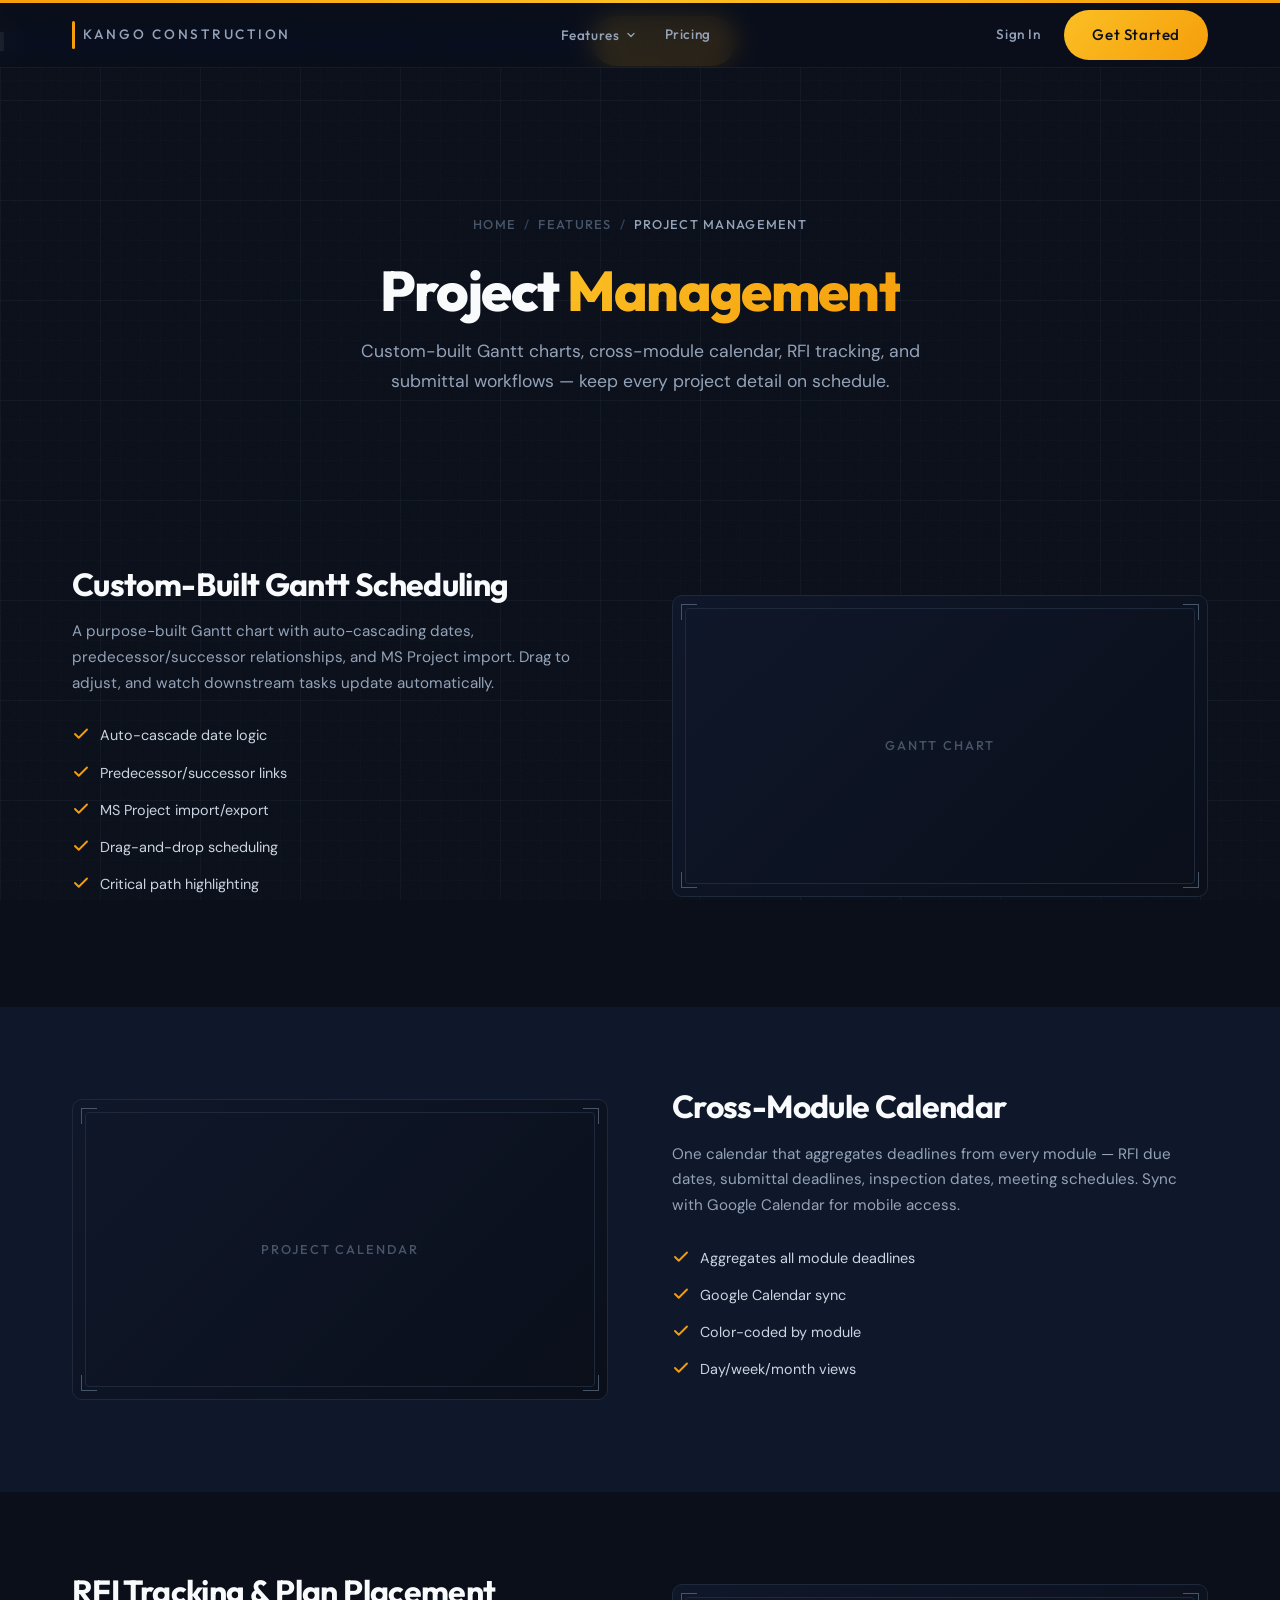
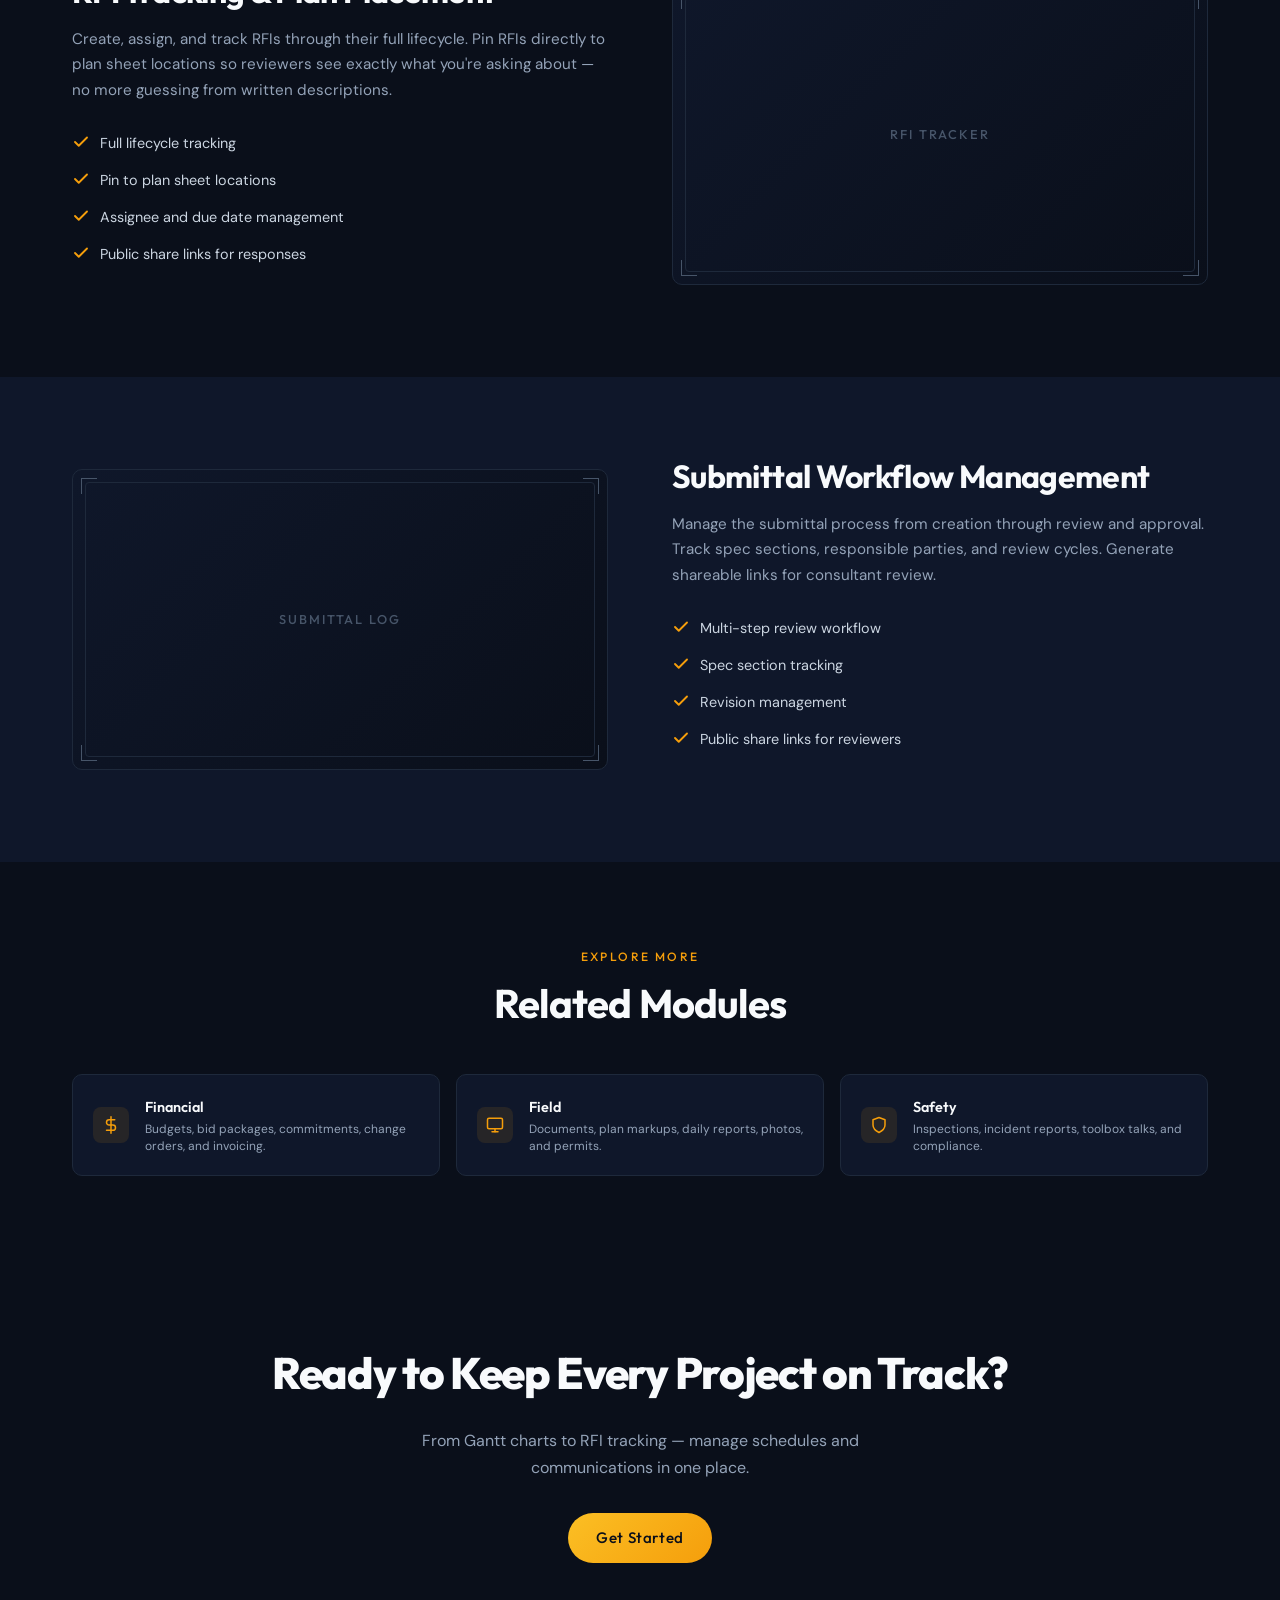
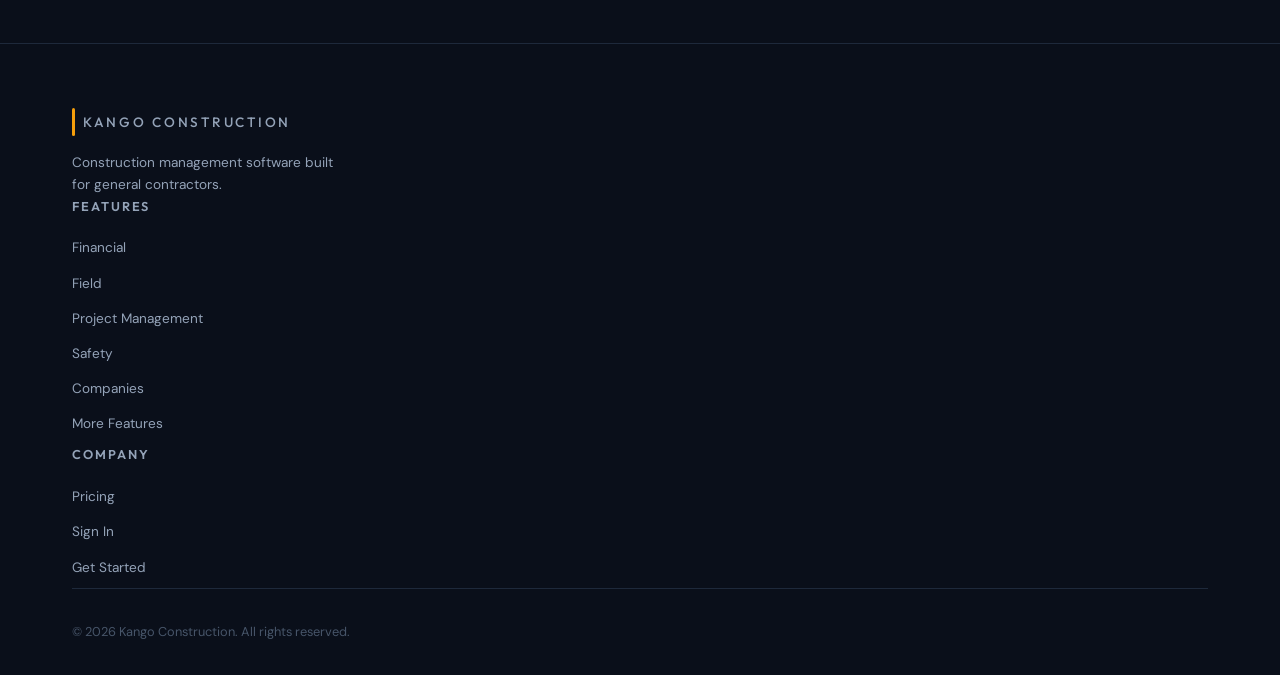
<file: features/project-management.html>
<!DOCTYPE html>
<html lang="en">
<head>
    <meta charset="UTF-8">
    <meta name="viewport" content="width=device-width, initial-scale=1.0">
    <title>Project Management | Kango Construction</title>
    <meta name="description" content="Custom-built Gantt charts, cross-module calendar, RFI tracking, and submittal workflows — keep every project detail on schedule.">

    <!-- Open Graph -->
    <meta property="og:title" content="Project Management | Kango Construction">
    <meta property="og:description" content="Custom-built Gantt charts, cross-module calendar, RFI tracking, and submittal workflows — keep every project detail on schedule.">
    <meta property="og:type" content="website">
    <meta property="og:url" content="https://kangoconstruction.com/features/project-management.html">
    <meta property="og:image" content="https://kangoconstruction.com/images/icon-512.png">
    <meta property="og:site_name" content="Kango Construction">
    <meta name="twitter:card" content="summary">
    <meta name="twitter:title" content="Project Management | Kango Construction">
    <meta name="twitter:description" content="Custom-built Gantt charts, cross-module calendar, RFI tracking, and submittal workflows — keep every project detail on schedule.">
    <meta name="twitter:image" content="https://kangoconstruction.com/images/icon-512.png">
    <link rel="canonical" href="https://kangoconstruction.com/features/project-management.html">
    <link rel="icon" type="image/png" sizes="32x32" href="/images/favicon-32x32.png">
    <link rel="icon" type="image/png" sizes="16x16" href="/images/favicon-16x16.png">
    <link rel="apple-touch-icon" sizes="180x180" href="/images/apple-touch-icon.png">
    <link rel="manifest" href="/site.webmanifest">
    <meta name="theme-color" content="#F26B21">

    <!-- Google Fonts -->
    <link rel="preconnect" href="https://fonts.googleapis.com">
    <link rel="preconnect" href="https://fonts.gstatic.com" crossorigin>
    <link href="https://fonts.googleapis.com/css2?family=DM+Sans:wght@400;500&family=Outfit:wght@300;500;700;800&display=swap" rel="stylesheet">

    <!-- Styles -->
    <link rel="stylesheet" href="../css/styles.css">
</head>
<body>
    <div class="grid-bg"></div>
    <div class="noise"></div>
    <div class="accent-bar"></div>

    <!-- Navigation -->
    <nav class="site-nav"><div class="nav-inner"><a href="/" class="nav-logo"><div class="bar"></div><span>Kango Construction</span></a><ul class="nav-links"><li class="nav-dropdown"><button class="nav-dropdown-toggle">Features <svg xmlns="http://www.w3.org/2000/svg" viewBox="0 0 24 24" fill="none" stroke="currentColor" stroke-width="2.5" stroke-linecap="round" stroke-linejoin="round"><path d="m6 9 6 6 6-6"/></svg></button><ul class="nav-dropdown-menu"><li><a href="/features/financial.html">Financial</a></li><li><a href="/features/field.html">Field</a></li><li><a href="/features/project-management.html">Project Management</a></li><li><a href="/features/safety.html">Safety</a></li><li><a href="/features/companies.html">Companies</a></li><li><a href="/features/more.html">More Features</a></li></ul></li><li><a href="/pricing.html">Pricing</a></li></ul><div class="nav-cta"><a href="https://app.kangoconstruction.com" class="btn-signin">Sign In</a><a href="https://app.kangoconstruction.com" class="btn btn-primary">Get Started</a></div><button class="nav-toggle" aria-label="Menu"><svg xmlns="http://www.w3.org/2000/svg" viewBox="0 0 24 24" fill="none" stroke="currentColor" stroke-width="2" stroke-linecap="round" stroke-linejoin="round"><line x1="3" y1="6" x2="21" y2="6"/><line x1="3" y1="12" x2="21" y2="12"/><line x1="3" y1="18" x2="21" y2="18"/></svg></button></div></nav>
    <div class="nav-mobile"><button class="nav-mobile-close" aria-label="Close menu"><svg xmlns="http://www.w3.org/2000/svg" viewBox="0 0 24 24" fill="none" stroke="currentColor" stroke-width="2" stroke-linecap="round" stroke-linejoin="round"><line x1="18" y1="6" x2="6" y2="18"/><line x1="6" y1="6" x2="18" y2="18"/></svg></button><a href="/features/financial.html">Financial</a><a href="/features/field.html">Field</a><a href="/features/project-management.html">Project Management</a><a href="/features/safety.html">Safety</a><a href="/features/companies.html">Companies</a><a href="/features/more.html">More Features</a><a href="/pricing.html">Pricing</a><a href="https://app.kangoconstruction.com">Sign In</a><a href="https://app.kangoconstruction.com" class="btn btn-primary" style="margin-top:1rem;justify-content:center;">Get Started</a></div>

    <!-- Hero -->
    <section class="feature-hero">
        <div class="container">
            <nav class="breadcrumb fade-up" aria-label="Breadcrumb">
                <a href="/">Home</a>
                <span class="separator">/</span>
                <a href="/#features">Features</a>
                <span class="separator">/</span>
                <span class="current">Project Management</span>
            </nav>
            <h1 class="fade-up">Project <span class="highlight">Management</span></h1>
            <p class="fade-up">Custom-built Gantt charts, cross-module calendar, RFI tracking, and submittal workflows — keep every project detail on schedule.</p>
        </div>
    </section>

    <!-- Gantt Chart -->
    <section class="fade-up">
        <div class="container">
            <div class="two-col">
                <div class="two-col__content">
                    <h2>Custom-Built Gantt Scheduling</h2>
                    <p>A purpose-built Gantt chart with auto-cascading dates, predecessor/successor relationships, and MS Project import. Drag to adjust, and watch downstream tasks update automatically.</p>
                    <ul class="feature-list">
                        <li>
                            <svg xmlns="http://www.w3.org/2000/svg" viewBox="0 0 24 24" fill="none" stroke="currentColor" stroke-width="2.5" stroke-linecap="round" stroke-linejoin="round"><path d="M20 6 9 17l-5-5"/></svg>
                            Auto-cascade date logic
                        </li>
                        <li>
                            <svg xmlns="http://www.w3.org/2000/svg" viewBox="0 0 24 24" fill="none" stroke="currentColor" stroke-width="2.5" stroke-linecap="round" stroke-linejoin="round"><path d="M20 6 9 17l-5-5"/></svg>
                            Predecessor/successor links
                        </li>
                        <li>
                            <svg xmlns="http://www.w3.org/2000/svg" viewBox="0 0 24 24" fill="none" stroke="currentColor" stroke-width="2.5" stroke-linecap="round" stroke-linejoin="round"><path d="M20 6 9 17l-5-5"/></svg>
                            MS Project import/export
                        </li>
                        <li>
                            <svg xmlns="http://www.w3.org/2000/svg" viewBox="0 0 24 24" fill="none" stroke="currentColor" stroke-width="2.5" stroke-linecap="round" stroke-linejoin="round"><path d="M20 6 9 17l-5-5"/></svg>
                            Drag-and-drop scheduling
                        </li>
                        <li>
                            <svg xmlns="http://www.w3.org/2000/svg" viewBox="0 0 24 24" fill="none" stroke="currentColor" stroke-width="2.5" stroke-linecap="round" stroke-linejoin="round"><path d="M20 6 9 17l-5-5"/></svg>
                            Critical path highlighting
                        </li>
                    </ul>
                </div>
                <div class="two-col__media">
                    <div class="screenshot-frame">
                        <div class="corner tl"></div>
                        <div class="corner tr"></div>
                        <div class="corner bl"></div>
                        <div class="corner br"></div>
                        <span class="label">Gantt Chart</span>
                    </div>
                </div>
            </div>
        </div>
    </section>

    <!-- Calendar -->
    <section class="alt-bg fade-up">
        <div class="container">
            <div class="two-col reverse">
                <div class="two-col__content">
                    <h2>Cross-Module Calendar</h2>
                    <p>One calendar that aggregates deadlines from every module — RFI due dates, submittal deadlines, inspection dates, meeting schedules. Sync with Google Calendar for mobile access.</p>
                    <ul class="feature-list">
                        <li>
                            <svg xmlns="http://www.w3.org/2000/svg" viewBox="0 0 24 24" fill="none" stroke="currentColor" stroke-width="2.5" stroke-linecap="round" stroke-linejoin="round"><path d="M20 6 9 17l-5-5"/></svg>
                            Aggregates all module deadlines
                        </li>
                        <li>
                            <svg xmlns="http://www.w3.org/2000/svg" viewBox="0 0 24 24" fill="none" stroke="currentColor" stroke-width="2.5" stroke-linecap="round" stroke-linejoin="round"><path d="M20 6 9 17l-5-5"/></svg>
                            Google Calendar sync
                        </li>
                        <li>
                            <svg xmlns="http://www.w3.org/2000/svg" viewBox="0 0 24 24" fill="none" stroke="currentColor" stroke-width="2.5" stroke-linecap="round" stroke-linejoin="round"><path d="M20 6 9 17l-5-5"/></svg>
                            Color-coded by module
                        </li>
                        <li>
                            <svg xmlns="http://www.w3.org/2000/svg" viewBox="0 0 24 24" fill="none" stroke="currentColor" stroke-width="2.5" stroke-linecap="round" stroke-linejoin="round"><path d="M20 6 9 17l-5-5"/></svg>
                            Day/week/month views
                        </li>
                    </ul>
                </div>
                <div class="two-col__media">
                    <div class="screenshot-frame">
                        <div class="corner tl"></div>
                        <div class="corner tr"></div>
                        <div class="corner bl"></div>
                        <div class="corner br"></div>
                        <span class="label">Project Calendar</span>
                    </div>
                </div>
            </div>
        </div>
    </section>

    <!-- RFIs -->
    <section class="fade-up">
        <div class="container">
            <div class="two-col">
                <div class="two-col__content">
                    <h2>RFI Tracking & Plan Placement</h2>
                    <p>Create, assign, and track RFIs through their full lifecycle. Pin RFIs directly to plan sheet locations so reviewers see exactly what you're asking about — no more guessing from written descriptions.</p>
                    <ul class="feature-list">
                        <li>
                            <svg xmlns="http://www.w3.org/2000/svg" viewBox="0 0 24 24" fill="none" stroke="currentColor" stroke-width="2.5" stroke-linecap="round" stroke-linejoin="round"><path d="M20 6 9 17l-5-5"/></svg>
                            Full lifecycle tracking
                        </li>
                        <li>
                            <svg xmlns="http://www.w3.org/2000/svg" viewBox="0 0 24 24" fill="none" stroke="currentColor" stroke-width="2.5" stroke-linecap="round" stroke-linejoin="round"><path d="M20 6 9 17l-5-5"/></svg>
                            Pin to plan sheet locations
                        </li>
                        <li>
                            <svg xmlns="http://www.w3.org/2000/svg" viewBox="0 0 24 24" fill="none" stroke="currentColor" stroke-width="2.5" stroke-linecap="round" stroke-linejoin="round"><path d="M20 6 9 17l-5-5"/></svg>
                            Assignee and due date management
                        </li>
                        <li>
                            <svg xmlns="http://www.w3.org/2000/svg" viewBox="0 0 24 24" fill="none" stroke="currentColor" stroke-width="2.5" stroke-linecap="round" stroke-linejoin="round"><path d="M20 6 9 17l-5-5"/></svg>
                            Public share links for responses
                        </li>
                    </ul>
                </div>
                <div class="two-col__media">
                    <div class="screenshot-frame">
                        <div class="corner tl"></div>
                        <div class="corner tr"></div>
                        <div class="corner bl"></div>
                        <div class="corner br"></div>
                        <span class="label">RFI Tracker</span>
                    </div>
                </div>
            </div>
        </div>
    </section>

    <!-- Submittals -->
    <section class="alt-bg fade-up">
        <div class="container">
            <div class="two-col reverse">
                <div class="two-col__content">
                    <h2>Submittal Workflow Management</h2>
                    <p>Manage the submittal process from creation through review and approval. Track spec sections, responsible parties, and review cycles. Generate shareable links for consultant review.</p>
                    <ul class="feature-list">
                        <li>
                            <svg xmlns="http://www.w3.org/2000/svg" viewBox="0 0 24 24" fill="none" stroke="currentColor" stroke-width="2.5" stroke-linecap="round" stroke-linejoin="round"><path d="M20 6 9 17l-5-5"/></svg>
                            Multi-step review workflow
                        </li>
                        <li>
                            <svg xmlns="http://www.w3.org/2000/svg" viewBox="0 0 24 24" fill="none" stroke="currentColor" stroke-width="2.5" stroke-linecap="round" stroke-linejoin="round"><path d="M20 6 9 17l-5-5"/></svg>
                            Spec section tracking
                        </li>
                        <li>
                            <svg xmlns="http://www.w3.org/2000/svg" viewBox="0 0 24 24" fill="none" stroke="currentColor" stroke-width="2.5" stroke-linecap="round" stroke-linejoin="round"><path d="M20 6 9 17l-5-5"/></svg>
                            Revision management
                        </li>
                        <li>
                            <svg xmlns="http://www.w3.org/2000/svg" viewBox="0 0 24 24" fill="none" stroke="currentColor" stroke-width="2.5" stroke-linecap="round" stroke-linejoin="round"><path d="M20 6 9 17l-5-5"/></svg>
                            Public share links for reviewers
                        </li>
                    </ul>
                </div>
                <div class="two-col__media">
                    <div class="screenshot-frame">
                        <div class="corner tl"></div>
                        <div class="corner tr"></div>
                        <div class="corner bl"></div>
                        <div class="corner br"></div>
                        <span class="label">Submittal Log</span>
                    </div>
                </div>
            </div>
        </div>
    </section>

    <!-- Related Modules -->
    <section class="fade-up">
        <div class="container">
            <div class="section-header">
                <span class="tag">Explore More</span>
                <h2>Related Modules</h2>
            </div>
            <div class="related-modules">
                <a href="/features/financial.html" class="related-card">
                    <div class="rel-icon">
                        <svg xmlns="http://www.w3.org/2000/svg" viewBox="0 0 24 24" fill="none" stroke="currentColor" stroke-width="2" stroke-linecap="round" stroke-linejoin="round"><line x1="12" y1="1" x2="12" y2="23"/><path d="M17 5H9.5a3.5 3.5 0 0 0 0 7h5a3.5 3.5 0 0 1 0 7H6"/></svg>
                    </div>
                    <div>
                        <h4>Financial</h4>
                        <p>Budgets, bid packages, commitments, change orders, and invoicing.</p>
                    </div>
                </a>
                <a href="/features/field.html" class="related-card">
                    <div class="rel-icon">
                        <svg xmlns="http://www.w3.org/2000/svg" viewBox="0 0 24 24" fill="none" stroke="currentColor" stroke-width="2" stroke-linecap="round" stroke-linejoin="round"><rect x="2" y="3" width="20" height="14" rx="2" ry="2"/><line x1="8" y1="21" x2="16" y2="21"/><line x1="12" y1="17" x2="12" y2="21"/></svg>
                    </div>
                    <div>
                        <h4>Field</h4>
                        <p>Documents, plan markups, daily reports, photos, and permits.</p>
                    </div>
                </a>
                <a href="/features/safety.html" class="related-card">
                    <div class="rel-icon">
                        <svg xmlns="http://www.w3.org/2000/svg" viewBox="0 0 24 24" fill="none" stroke="currentColor" stroke-width="2" stroke-linecap="round" stroke-linejoin="round"><path d="M12 22s8-4 8-10V5l-8-3-8 3v7c0 6 8 10 8 10z"/></svg>
                    </div>
                    <div>
                        <h4>Safety</h4>
                        <p>Inspections, incident reports, toolbox talks, and compliance.</p>
                    </div>
                </a>
            </div>
        </div>
    </section>

    <!-- Bottom CTA -->
    <section class="cta-section fade-up">
        <div class="container">
            <h2>Ready to Keep Every Project on Track?</h2>
            <p>From Gantt charts to RFI tracking — manage schedules and communications in one place.</p>
            <a href="https://app.kangoconstruction.com" class="btn btn-primary">Get Started</a>
        </div>
    </section>

    <!-- Footer -->
    <footer class="site-footer">
        <div class="container">
            <div class="footer-grid">
                <div class="footer-brand">
                    <a href="/" class="nav-logo"><div class="bar"></div><span>Kango Construction</span></a>
                    <p>Construction management software built for general contractors.</p>
                </div>
                <div class="footer-col">
                    <h4>Features</h4>
                    <ul>
                        <li><a href="/features/financial.html">Financial</a></li>
                        <li><a href="/features/field.html">Field</a></li>
                        <li><a href="/features/project-management.html">Project Management</a></li>
                        <li><a href="/features/safety.html">Safety</a></li>
                        <li><a href="/features/companies.html">Companies</a></li>
                        <li><a href="/features/more.html">More Features</a></li>
                    </ul>
                </div>
                <div class="footer-col">
                    <h4>Company</h4>
                    <ul>
                        <li><a href="/pricing.html">Pricing</a></li>
                        <li><a href="https://app.kangoconstruction.com">Sign In</a></li>
                        <li><a href="https://app.kangoconstruction.com">Get Started</a></li>
                    </ul>
                </div>
            </div>
            <div class="footer-bottom">
                <p>&copy; 2026 Kango Construction. All rights reserved.</p>
            </div>
        </div>
    </footer>

    <script src="../js/main.js"></script>
</body>
</html>
</file>
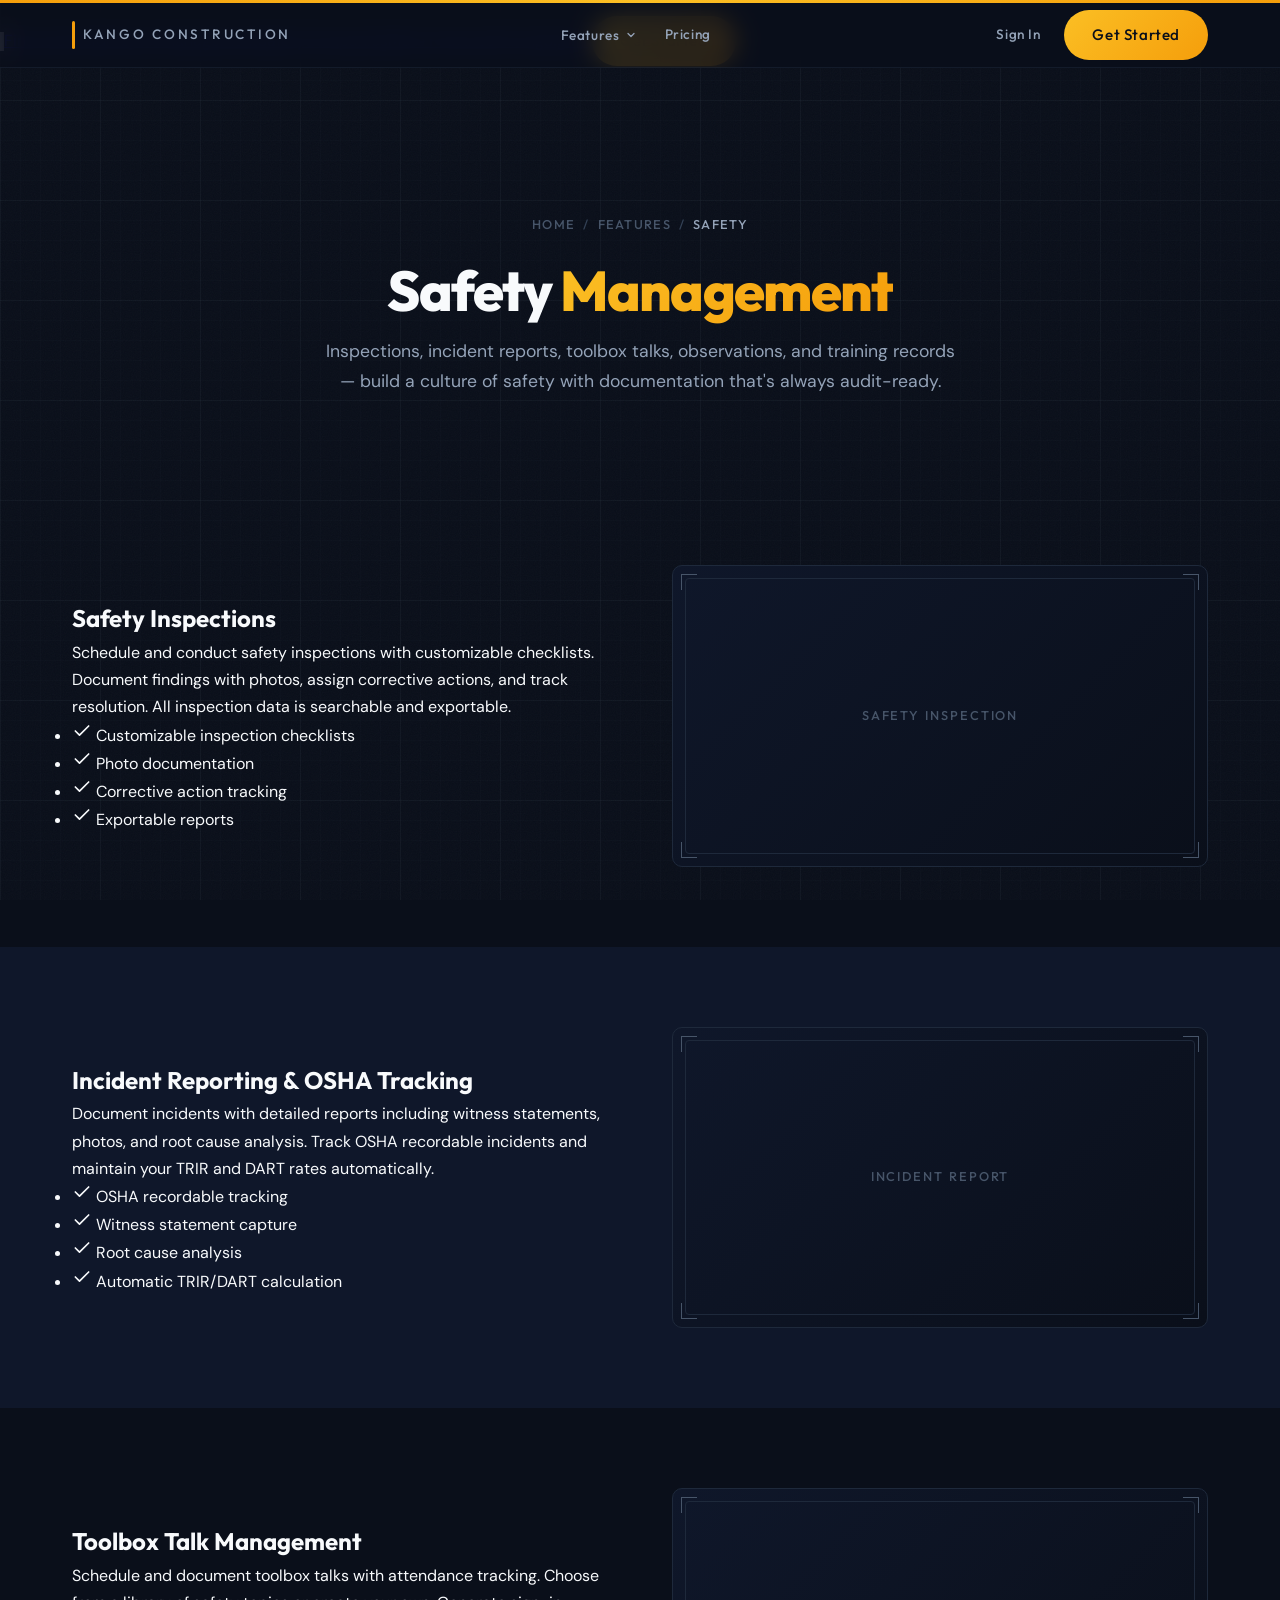
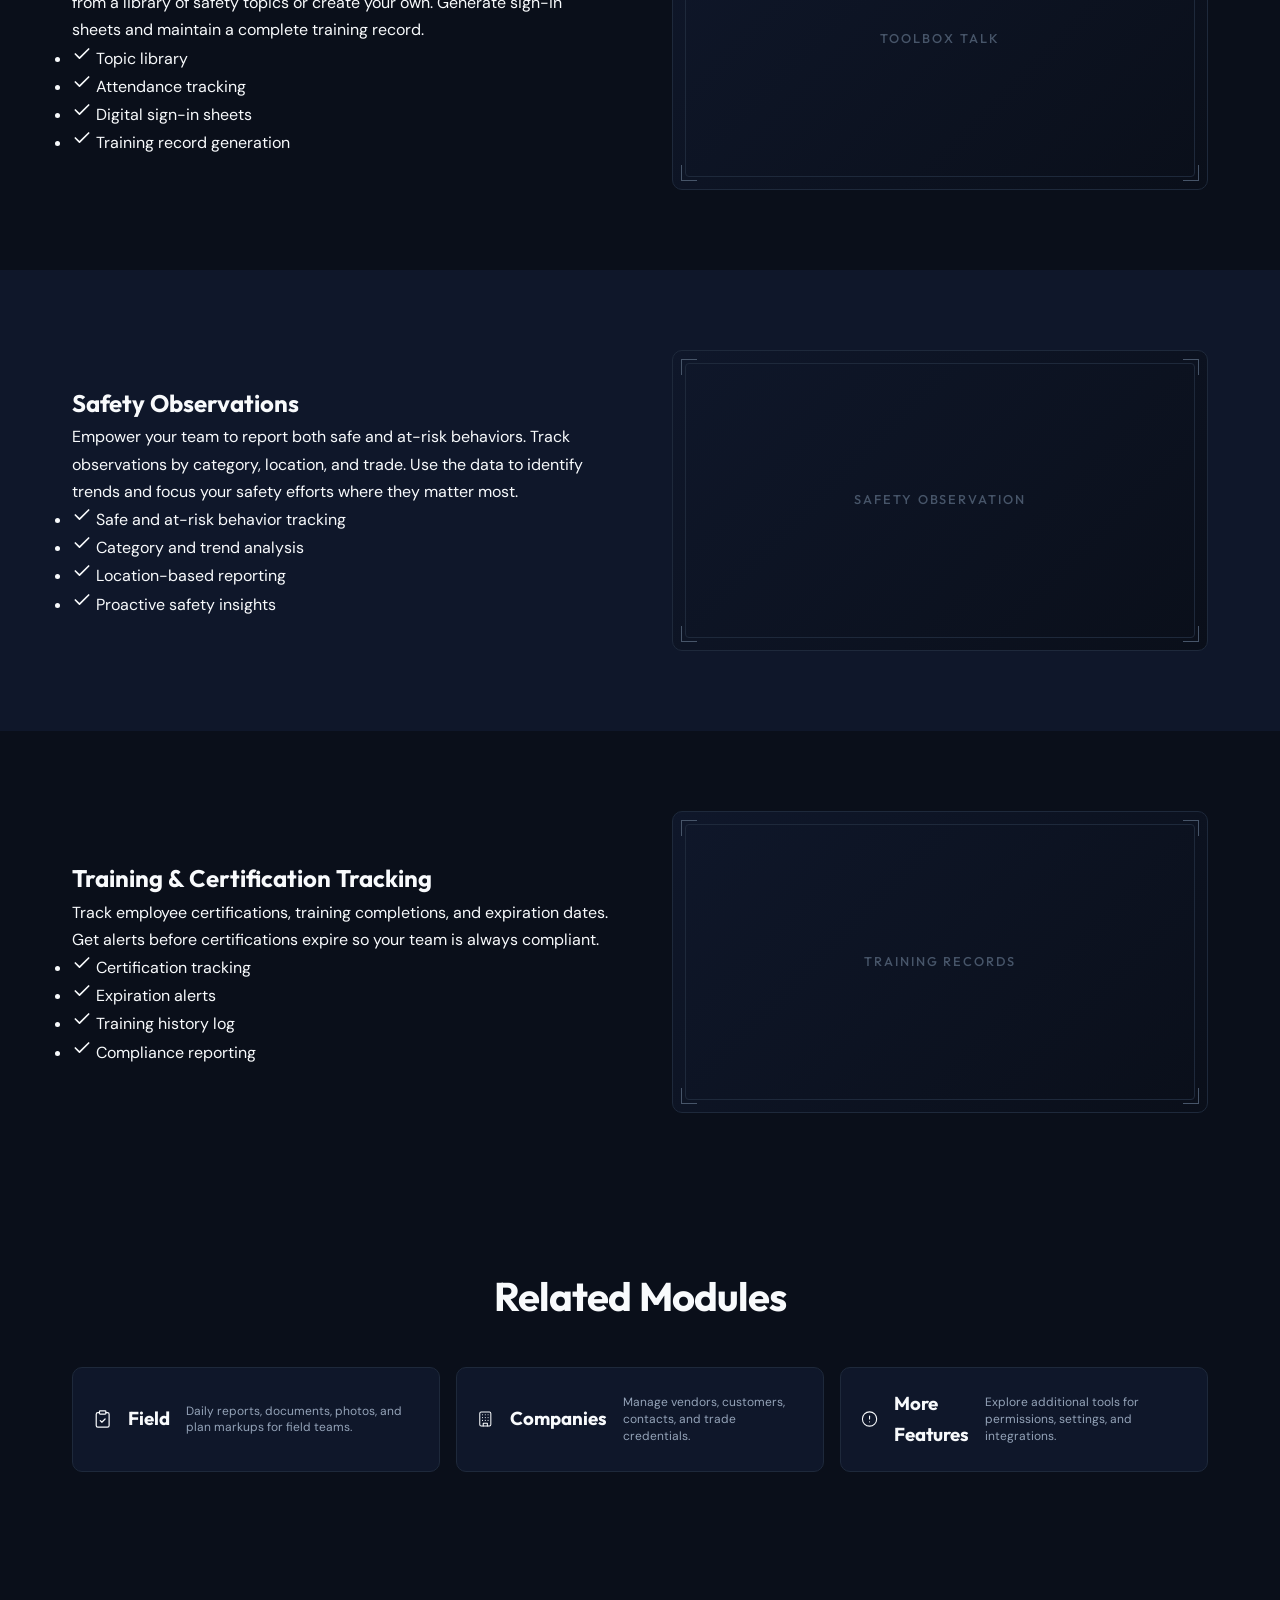
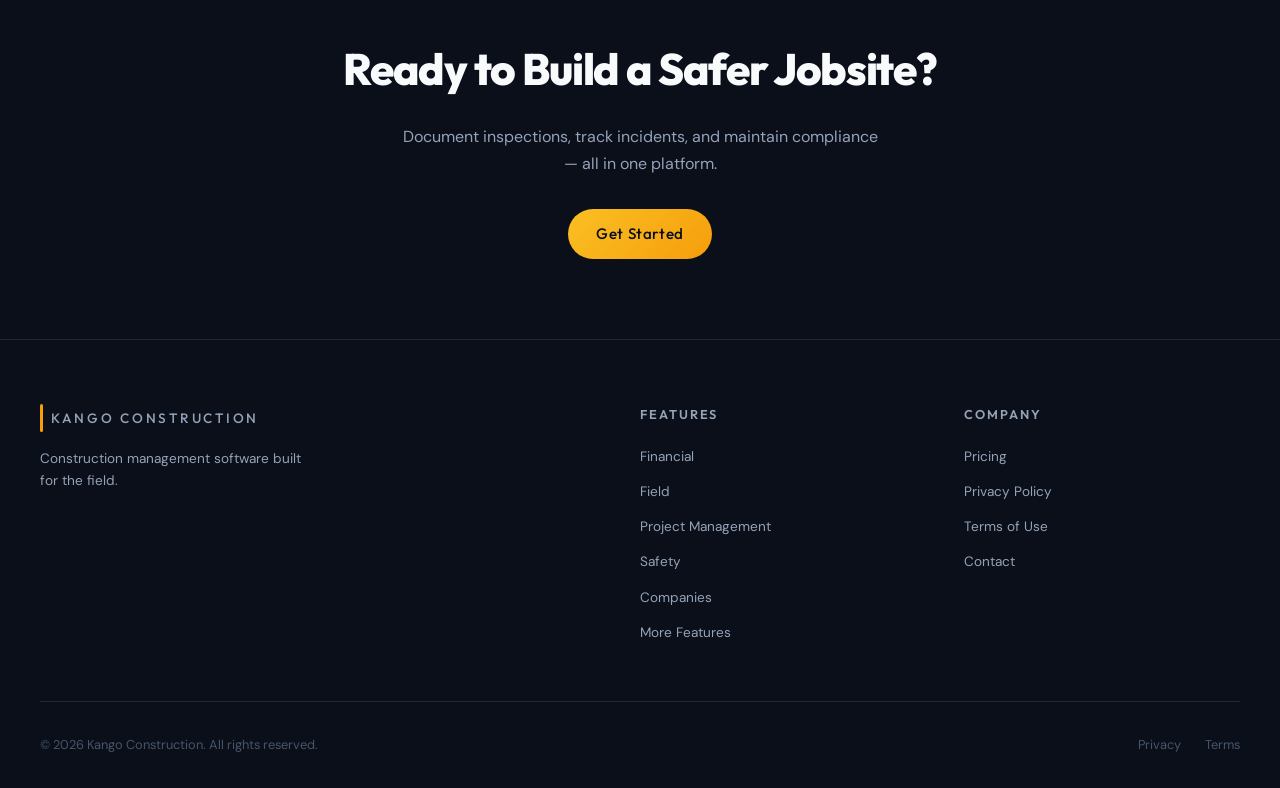
<file: features/safety.html>
<!DOCTYPE html>
<html lang="en">
<head>
    <meta charset="UTF-8">
    <meta name="viewport" content="width=device-width, initial-scale=1.0">
    <title>Safety Management | Kango Construction</title>
    <meta name="description" content="Inspections, incident reports, toolbox talks, observations, and training records — build a culture of safety with documentation that's always audit-ready.">

    <!-- Open Graph -->
    <meta property="og:title" content="Safety Management | Kango Construction">
    <meta property="og:description" content="Inspections, incident reports, toolbox talks, observations, and training records — build a culture of safety with documentation that's always audit-ready.">
    <meta property="og:type" content="website">
    <meta property="og:url" content="https://kangoconstruction.com/features/safety.html">
    <meta property="og:image" content="https://kangoconstruction.com/images/icon-512.png">
    <meta property="og:site_name" content="Kango Construction">
    <meta name="twitter:card" content="summary">
    <meta name="twitter:title" content="Safety Management | Kango Construction">
    <meta name="twitter:description" content="Inspections, incident reports, toolbox talks, observations, and training records — build a culture of safety with documentation that's always audit-ready.">
    <meta name="twitter:image" content="https://kangoconstruction.com/images/icon-512.png">
    <link rel="canonical" href="https://kangoconstruction.com/features/safety.html">
    <link rel="icon" type="image/png" sizes="32x32" href="/images/favicon-32x32.png">
    <link rel="icon" type="image/png" sizes="16x16" href="/images/favicon-16x16.png">
    <link rel="apple-touch-icon" sizes="180x180" href="/images/apple-touch-icon.png">
    <link rel="manifest" href="/site.webmanifest">
    <meta name="theme-color" content="#F26B21">

    <!-- Google Fonts -->
    <link rel="preconnect" href="https://fonts.googleapis.com">
    <link rel="preconnect" href="https://fonts.gstatic.com" crossorigin>
    <link href="https://fonts.googleapis.com/css2?family=DM+Sans:wght@400;500&family=Outfit:wght@300;500;700;800&display=swap" rel="stylesheet">

    <!-- Styles -->
    <link rel="stylesheet" href="../css/styles.css">
</head>
<body>
    <div class="grid-bg"></div>
    <div class="noise"></div>
    <div class="accent-bar"></div>

    <!-- Navigation -->
    <nav class="site-nav"><div class="nav-inner"><a href="/" class="nav-logo"><div class="bar"></div><span>Kango Construction</span></a><ul class="nav-links"><li class="nav-dropdown"><button class="nav-dropdown-toggle">Features <svg xmlns="http://www.w3.org/2000/svg" viewBox="0 0 24 24" fill="none" stroke="currentColor" stroke-width="2.5" stroke-linecap="round" stroke-linejoin="round"><path d="m6 9 6 6 6-6"/></svg></button><ul class="nav-dropdown-menu"><li><a href="/features/financial.html">Financial</a></li><li><a href="/features/field.html">Field</a></li><li><a href="/features/project-management.html">Project Management</a></li><li><a href="/features/safety.html">Safety</a></li><li><a href="/features/companies.html">Companies</a></li><li><a href="/features/more.html">More Features</a></li></ul></li><li><a href="/pricing.html">Pricing</a></li></ul><div class="nav-cta"><a href="https://app.kangoconstruction.com" class="btn-signin">Sign In</a><a href="https://app.kangoconstruction.com" class="btn btn-primary">Get Started</a></div><button class="nav-toggle" aria-label="Menu"><svg xmlns="http://www.w3.org/2000/svg" viewBox="0 0 24 24" fill="none" stroke="currentColor" stroke-width="2" stroke-linecap="round" stroke-linejoin="round"><line x1="3" y1="6" x2="21" y2="6"/><line x1="3" y1="12" x2="21" y2="12"/><line x1="3" y1="18" x2="21" y2="18"/></svg></button></div></nav>
    <div class="nav-mobile"><button class="nav-mobile-close" aria-label="Close menu"><svg xmlns="http://www.w3.org/2000/svg" viewBox="0 0 24 24" fill="none" stroke="currentColor" stroke-width="2" stroke-linecap="round" stroke-linejoin="round"><line x1="18" y1="6" x2="6" y2="18"/><line x1="6" y1="6" x2="18" y2="18"/></svg></button><a href="/features/financial.html">Financial</a><a href="/features/field.html">Field</a><a href="/features/project-management.html">Project Management</a><a href="/features/safety.html">Safety</a><a href="/features/companies.html">Companies</a><a href="/features/more.html">More Features</a><a href="/pricing.html">Pricing</a><a href="https://app.kangoconstruction.com">Sign In</a><a href="https://app.kangoconstruction.com" class="btn btn-primary" style="margin-top:1rem;justify-content:center;">Get Started</a></div>

    <!-- Hero -->
    <section class="feature-hero">
        <div class="container">
            <nav class="breadcrumb fade-up" aria-label="Breadcrumb">
                <a href="/">Home</a>
                <span class="separator">/</span>
                <a href="/#features">Features</a>
                <span class="separator">/</span>
                <span class="current">Safety</span>
            </nav>
            <h1 class="fade-up">Safety <span class="highlight">Management</span></h1>
            <p class="fade-up">Inspections, incident reports, toolbox talks, observations, and training records — build a culture of safety with documentation that's always audit-ready.</p>
        </div>
    </section>

    <!-- 1. Inspections -->
    <section class="fade-up">
        <div class="container">
            <div class="two-col">
                <div class="col-text">
                    <h2>Safety Inspections</h2>
                    <p>Schedule and conduct safety inspections with customizable checklists. Document findings with photos, assign corrective actions, and track resolution. All inspection data is searchable and exportable.</p>
                    <ul class="feature-list">
                        <li>
                            <svg xmlns="http://www.w3.org/2000/svg" width="20" height="20" viewBox="0 0 24 24" fill="none" stroke="currentColor" stroke-width="2" stroke-linecap="round" stroke-linejoin="round"><path d="M20 6 9 17l-5-5"/></svg>
                            Customizable inspection checklists
                        </li>
                        <li>
                            <svg xmlns="http://www.w3.org/2000/svg" width="20" height="20" viewBox="0 0 24 24" fill="none" stroke="currentColor" stroke-width="2" stroke-linecap="round" stroke-linejoin="round"><path d="M20 6 9 17l-5-5"/></svg>
                            Photo documentation
                        </li>
                        <li>
                            <svg xmlns="http://www.w3.org/2000/svg" width="20" height="20" viewBox="0 0 24 24" fill="none" stroke="currentColor" stroke-width="2" stroke-linecap="round" stroke-linejoin="round"><path d="M20 6 9 17l-5-5"/></svg>
                            Corrective action tracking
                        </li>
                        <li>
                            <svg xmlns="http://www.w3.org/2000/svg" width="20" height="20" viewBox="0 0 24 24" fill="none" stroke="currentColor" stroke-width="2" stroke-linecap="round" stroke-linejoin="round"><path d="M20 6 9 17l-5-5"/></svg>
                            Exportable reports
                        </li>
                    </ul>
                </div>
                <div class="col-media">
                    <div class="screenshot-frame">
                        <div class="corner tl"></div><div class="corner tr"></div>
                        <div class="corner bl"></div><div class="corner br"></div>
                        <span class="label">Safety Inspection</span>
                    </div>
                </div>
            </div>
        </div>
    </section>

    <!-- 2. Incidents -->
    <section class="alt-bg fade-up">
        <div class="container">
            <div class="two-col reverse">
                <div class="col-text">
                    <h2>Incident Reporting &amp; OSHA Tracking</h2>
                    <p>Document incidents with detailed reports including witness statements, photos, and root cause analysis. Track OSHA recordable incidents and maintain your TRIR and DART rates automatically.</p>
                    <ul class="feature-list">
                        <li>
                            <svg xmlns="http://www.w3.org/2000/svg" width="20" height="20" viewBox="0 0 24 24" fill="none" stroke="currentColor" stroke-width="2" stroke-linecap="round" stroke-linejoin="round"><path d="M20 6 9 17l-5-5"/></svg>
                            OSHA recordable tracking
                        </li>
                        <li>
                            <svg xmlns="http://www.w3.org/2000/svg" width="20" height="20" viewBox="0 0 24 24" fill="none" stroke="currentColor" stroke-width="2" stroke-linecap="round" stroke-linejoin="round"><path d="M20 6 9 17l-5-5"/></svg>
                            Witness statement capture
                        </li>
                        <li>
                            <svg xmlns="http://www.w3.org/2000/svg" width="20" height="20" viewBox="0 0 24 24" fill="none" stroke="currentColor" stroke-width="2" stroke-linecap="round" stroke-linejoin="round"><path d="M20 6 9 17l-5-5"/></svg>
                            Root cause analysis
                        </li>
                        <li>
                            <svg xmlns="http://www.w3.org/2000/svg" width="20" height="20" viewBox="0 0 24 24" fill="none" stroke="currentColor" stroke-width="2" stroke-linecap="round" stroke-linejoin="round"><path d="M20 6 9 17l-5-5"/></svg>
                            Automatic TRIR/DART calculation
                        </li>
                    </ul>
                </div>
                <div class="col-media">
                    <div class="screenshot-frame">
                        <div class="corner tl"></div><div class="corner tr"></div>
                        <div class="corner bl"></div><div class="corner br"></div>
                        <span class="label">Incident Report</span>
                    </div>
                </div>
            </div>
        </div>
    </section>

    <!-- 3. Toolbox Talks -->
    <section class="fade-up">
        <div class="container">
            <div class="two-col">
                <div class="col-text">
                    <h2>Toolbox Talk Management</h2>
                    <p>Schedule and document toolbox talks with attendance tracking. Choose from a library of safety topics or create your own. Generate sign-in sheets and maintain a complete training record.</p>
                    <ul class="feature-list">
                        <li>
                            <svg xmlns="http://www.w3.org/2000/svg" width="20" height="20" viewBox="0 0 24 24" fill="none" stroke="currentColor" stroke-width="2" stroke-linecap="round" stroke-linejoin="round"><path d="M20 6 9 17l-5-5"/></svg>
                            Topic library
                        </li>
                        <li>
                            <svg xmlns="http://www.w3.org/2000/svg" width="20" height="20" viewBox="0 0 24 24" fill="none" stroke="currentColor" stroke-width="2" stroke-linecap="round" stroke-linejoin="round"><path d="M20 6 9 17l-5-5"/></svg>
                            Attendance tracking
                        </li>
                        <li>
                            <svg xmlns="http://www.w3.org/2000/svg" width="20" height="20" viewBox="0 0 24 24" fill="none" stroke="currentColor" stroke-width="2" stroke-linecap="round" stroke-linejoin="round"><path d="M20 6 9 17l-5-5"/></svg>
                            Digital sign-in sheets
                        </li>
                        <li>
                            <svg xmlns="http://www.w3.org/2000/svg" width="20" height="20" viewBox="0 0 24 24" fill="none" stroke="currentColor" stroke-width="2" stroke-linecap="round" stroke-linejoin="round"><path d="M20 6 9 17l-5-5"/></svg>
                            Training record generation
                        </li>
                    </ul>
                </div>
                <div class="col-media">
                    <div class="screenshot-frame">
                        <div class="corner tl"></div><div class="corner tr"></div>
                        <div class="corner bl"></div><div class="corner br"></div>
                        <span class="label">Toolbox Talk</span>
                    </div>
                </div>
            </div>
        </div>
    </section>

    <!-- 4. Observations -->
    <section class="alt-bg fade-up">
        <div class="container">
            <div class="two-col reverse">
                <div class="col-text">
                    <h2>Safety Observations</h2>
                    <p>Empower your team to report both safe and at-risk behaviors. Track observations by category, location, and trade. Use the data to identify trends and focus your safety efforts where they matter most.</p>
                    <ul class="feature-list">
                        <li>
                            <svg xmlns="http://www.w3.org/2000/svg" width="20" height="20" viewBox="0 0 24 24" fill="none" stroke="currentColor" stroke-width="2" stroke-linecap="round" stroke-linejoin="round"><path d="M20 6 9 17l-5-5"/></svg>
                            Safe and at-risk behavior tracking
                        </li>
                        <li>
                            <svg xmlns="http://www.w3.org/2000/svg" width="20" height="20" viewBox="0 0 24 24" fill="none" stroke="currentColor" stroke-width="2" stroke-linecap="round" stroke-linejoin="round"><path d="M20 6 9 17l-5-5"/></svg>
                            Category and trend analysis
                        </li>
                        <li>
                            <svg xmlns="http://www.w3.org/2000/svg" width="20" height="20" viewBox="0 0 24 24" fill="none" stroke="currentColor" stroke-width="2" stroke-linecap="round" stroke-linejoin="round"><path d="M20 6 9 17l-5-5"/></svg>
                            Location-based reporting
                        </li>
                        <li>
                            <svg xmlns="http://www.w3.org/2000/svg" width="20" height="20" viewBox="0 0 24 24" fill="none" stroke="currentColor" stroke-width="2" stroke-linecap="round" stroke-linejoin="round"><path d="M20 6 9 17l-5-5"/></svg>
                            Proactive safety insights
                        </li>
                    </ul>
                </div>
                <div class="col-media">
                    <div class="screenshot-frame">
                        <div class="corner tl"></div><div class="corner tr"></div>
                        <div class="corner bl"></div><div class="corner br"></div>
                        <span class="label">Safety Observation</span>
                    </div>
                </div>
            </div>
        </div>
    </section>

    <!-- 5. Training Records -->
    <section class="fade-up">
        <div class="container">
            <div class="two-col">
                <div class="col-text">
                    <h2>Training &amp; Certification Tracking</h2>
                    <p>Track employee certifications, training completions, and expiration dates. Get alerts before certifications expire so your team is always compliant.</p>
                    <ul class="feature-list">
                        <li>
                            <svg xmlns="http://www.w3.org/2000/svg" width="20" height="20" viewBox="0 0 24 24" fill="none" stroke="currentColor" stroke-width="2" stroke-linecap="round" stroke-linejoin="round"><path d="M20 6 9 17l-5-5"/></svg>
                            Certification tracking
                        </li>
                        <li>
                            <svg xmlns="http://www.w3.org/2000/svg" width="20" height="20" viewBox="0 0 24 24" fill="none" stroke="currentColor" stroke-width="2" stroke-linecap="round" stroke-linejoin="round"><path d="M20 6 9 17l-5-5"/></svg>
                            Expiration alerts
                        </li>
                        <li>
                            <svg xmlns="http://www.w3.org/2000/svg" width="20" height="20" viewBox="0 0 24 24" fill="none" stroke="currentColor" stroke-width="2" stroke-linecap="round" stroke-linejoin="round"><path d="M20 6 9 17l-5-5"/></svg>
                            Training history log
                        </li>
                        <li>
                            <svg xmlns="http://www.w3.org/2000/svg" width="20" height="20" viewBox="0 0 24 24" fill="none" stroke="currentColor" stroke-width="2" stroke-linecap="round" stroke-linejoin="round"><path d="M20 6 9 17l-5-5"/></svg>
                            Compliance reporting
                        </li>
                    </ul>
                </div>
                <div class="col-media">
                    <div class="screenshot-frame">
                        <div class="corner tl"></div><div class="corner tr"></div>
                        <div class="corner bl"></div><div class="corner br"></div>
                        <span class="label">Training Records</span>
                    </div>
                </div>
            </div>
        </div>
    </section>

    <!-- Related Modules -->
    <section class="fade-up">
        <div class="container">
            <div class="section-header">
                <h2>Related Modules</h2>
            </div>
            <div class="related-modules">
                <a href="/features/field.html" class="related-card">
                    <svg xmlns="http://www.w3.org/2000/svg" width="32" height="32" viewBox="0 0 24 24" fill="none" stroke="currentColor" stroke-width="1.5" stroke-linecap="round" stroke-linejoin="round"><path d="M16 4h2a2 2 0 0 1 2 2v14a2 2 0 0 1-2 2H6a2 2 0 0 1-2-2V6a2 2 0 0 1 2-2h2"/><rect x="8" y="2" width="8" height="4" rx="1" ry="1"/><path d="M9 14l2 2 4-4"/></svg>
                    <h3>Field</h3>
                    <p>Daily reports, documents, photos, and plan markups for field teams.</p>
                </a>
                <a href="/features/companies.html" class="related-card">
                    <svg xmlns="http://www.w3.org/2000/svg" width="32" height="32" viewBox="0 0 24 24" fill="none" stroke="currentColor" stroke-width="1.5" stroke-linecap="round" stroke-linejoin="round"><rect x="4" y="2" width="16" height="20" rx="2" ry="2"/><path d="M9 22v-4h6v4"/><path d="M8 6h.01"/><path d="M16 6h.01"/><path d="M12 6h.01"/><path d="M12 10h.01"/><path d="M12 14h.01"/><path d="M16 10h.01"/><path d="M16 14h.01"/><path d="M8 10h.01"/><path d="M8 14h.01"/></svg>
                    <h3>Companies</h3>
                    <p>Manage vendors, customers, contacts, and trade credentials.</p>
                </a>
                <a href="/features/more.html" class="related-card">
                    <svg xmlns="http://www.w3.org/2000/svg" width="32" height="32" viewBox="0 0 24 24" fill="none" stroke="currentColor" stroke-width="1.5" stroke-linecap="round" stroke-linejoin="round"><circle cx="12" cy="12" r="10"/><path d="M12 8v4"/><path d="M12 16h.01"/></svg>
                    <h3>More Features</h3>
                    <p>Explore additional tools for permissions, settings, and integrations.</p>
                </a>
            </div>
        </div>
    </section>

    <!-- Bottom CTA -->
    <section class="cta-section fade-up">
        <div class="container">
            <h2>Ready to Build a Safer Jobsite?</h2>
            <p>Document inspections, track incidents, and maintain compliance — all in one platform.</p>
            <a href="https://app.kangoconstruction.com" class="btn btn-primary">Get Started</a>
        </div>
    </section>

    <footer class="site-footer">
        <div class="footer-inner">
            <div class="footer-brand">
                <a href="/" class="nav-logo"><div class="bar"></div><span>Kango Construction</span></a>
                <p>Construction management software built for the field.</p>
            </div>
            <div class="footer-col">
                <h4>Features</h4>
                <ul>
                    <li><a href="/features/financial.html">Financial</a></li>
                    <li><a href="/features/field.html">Field</a></li>
                    <li><a href="/features/project-management.html">Project Management</a></li>
                    <li><a href="/features/safety.html">Safety</a></li>
                    <li><a href="/features/companies.html">Companies</a></li>
                    <li><a href="/features/more.html">More Features</a></li>
                </ul>
            </div>
            <div class="footer-col">
                <h4>Company</h4>
                <ul>
                    <li><a href="/pricing.html">Pricing</a></li>
                    <li><a href="/privacy.html">Privacy Policy</a></li>
                    <li><a href="/terms.html">Terms of Use</a></li>
                    <li><a href="mailto:info@kangoconstruction.com">Contact</a></li>
                </ul>
            </div>
        </div>
        <div class="footer-bottom">
            <p>&copy; 2026 Kango Construction. All rights reserved.</p>
            <div class="footer-bottom-links">
                <a href="/privacy.html">Privacy</a>
                <a href="/terms.html">Terms</a>
            </div>
        </div>
    </footer>

    <script src="../js/main.js"></script>
</body>
</html>
</file>
<file: css/styles.css>
/* ============================================
   Kango Construction — Shared Styles
   ============================================ */

/* Reset */
*, *::before, *::after {
    margin: 0;
    padding: 0;
    box-sizing: border-box;
}

/* Variables */
:root {
    --slate-950: #0a0f1a;
    --slate-900: #0f172a;
    --slate-800: #1e293b;
    --slate-700: #334155;
    --slate-600: #475569;
    --slate-400: #94a3b8;
    --slate-300: #cbd5e1;
    --amber-600: #d97706;
    --amber-500: #f59e0b;
    --amber-400: #fbbf24;
    --white: #f8fafc;
}

html {
    scroll-behavior: smooth;
    -webkit-text-size-adjust: 100%;
}

body {
    font-family: 'DM Sans', sans-serif;
    background: var(--slate-950);
    color: var(--white);
    line-height: 1.7;
    overflow-x: hidden;
    -webkit-font-smoothing: antialiased;
}

img {
    max-width: 100%;
    height: auto;
}

/* Blueprint grid background */
.grid-bg {
    position: fixed;
    inset: 0;
    background-image:
        linear-gradient(rgba(148, 163, 184, 0.04) 1px, transparent 1px),
        linear-gradient(90deg, rgba(148, 163, 184, 0.04) 1px, transparent 1px),
        linear-gradient(rgba(148, 163, 184, 0.02) 1px, transparent 1px),
        linear-gradient(90deg, rgba(148, 163, 184, 0.02) 1px, transparent 1px);
    background-size: 100px 100px, 100px 100px, 20px 20px, 20px 20px;
    pointer-events: none;
    z-index: 0;
}

/* Noise overlay */
.noise {
    position: fixed;
    inset: 0;
    pointer-events: none;
    opacity: 0.03;
    background-image: url("data:image/svg+xml,%3Csvg viewBox='0 0 256 256' xmlns='http://www.w3.org/2000/svg'%3E%3Cfilter id='n'%3E%3CfeTurbulence type='fractalNoise' baseFrequency='0.9' numOctaves='4' stitchTiles='stitch'/%3E%3C/filter%3E%3Crect width='100%25' height='100%25' filter='url(%23n)'/%3E%3C/svg%3E");
    background-repeat: repeat;
    background-size: 256px;
    z-index: 0;
}

/* Amber accent line at top */
.accent-bar {
    position: fixed;
    top: 0;
    left: 0;
    width: 100%;
    height: 3px;
    background: linear-gradient(90deg, var(--amber-500), var(--amber-400), var(--amber-500));
    z-index: 100;
}

/* ============================================
   Typography
   ============================================ */
h1, h2, h3, h4 {
    font-family: 'Outfit', sans-serif;
}

.highlight {
    background: linear-gradient(135deg, var(--amber-400), var(--amber-500));
    -webkit-background-clip: text;
    -webkit-text-fill-color: transparent;
    background-clip: text;
}

/* ============================================
   Layout
   ============================================ */
.container {
    max-width: 1200px;
    margin: 0 auto;
    padding: 0 2rem;
}

.container--narrow {
    max-width: 800px;
    margin: 0 auto;
    padding: 0 2rem;
}

section {
    position: relative;
    z-index: 1;
    padding: 5rem 0;
}

section.alt-bg {
    background: var(--slate-900);
}

/* ============================================
   Navigation
   ============================================ */
.site-nav {
    position: fixed;
    top: 3px;
    left: 0;
    right: 0;
    z-index: 50;
    background: rgba(10, 15, 26, 0.85);
    backdrop-filter: blur(12px);
    -webkit-backdrop-filter: blur(12px);
    border-bottom: 1px solid rgba(30, 41, 59, 0.5);
}

.nav-inner {
    max-width: 1200px;
    margin: 0 auto;
    padding: 0 2rem;
    display: flex;
    align-items: center;
    justify-content: space-between;
    height: 64px;
}

.nav-logo {
    display: inline-flex;
    align-items: center;
    gap: 0.5rem;
    text-decoration: none;
    color: var(--slate-400);
    font-family: 'Outfit', sans-serif;
    font-weight: 500;
    font-size: 0.85rem;
    letter-spacing: 0.2em;
    text-transform: uppercase;
    transition: color 0.3s ease;
}

.nav-logo:hover {
    color: var(--amber-400);
}

.nav-logo .bar {
    width: 3px;
    height: 28px;
    background: var(--amber-500);
    border-radius: 2px;
    flex-shrink: 0;
}

.nav-links {
    display: flex;
    align-items: center;
    gap: 0.25rem;
    list-style: none;
}

.nav-links a {
    display: block;
    padding: 0.5rem 0.75rem;
    font-family: 'Outfit', sans-serif;
    font-weight: 500;
    font-size: 0.85rem;
    color: var(--slate-400);
    text-decoration: none;
    letter-spacing: 0.04em;
    transition: color 0.2s;
    border-radius: 6px;
}

.nav-links a:hover {
    color: var(--white);
}

/* Features dropdown */
.nav-dropdown {
    position: relative;
}

.nav-dropdown-toggle {
    display: flex;
    align-items: center;
    gap: 0.35rem;
    cursor: pointer;
    padding: 0.5rem 0.75rem;
    font-family: 'Outfit', sans-serif;
    font-weight: 500;
    font-size: 0.85rem;
    color: var(--slate-400);
    letter-spacing: 0.04em;
    transition: color 0.2s;
    border-radius: 6px;
    background: none;
    border: none;
}

.nav-dropdown-toggle:hover {
    color: var(--white);
}

.nav-dropdown-toggle svg {
    width: 12px;
    height: 12px;
    transition: transform 0.2s;
}

.nav-dropdown:hover .nav-dropdown-toggle svg {
    transform: rotate(180deg);
}

.nav-dropdown-menu {
    position: absolute;
    top: calc(100% + 0.5rem);
    left: 50%;
    transform: translateX(-50%);
    background: var(--slate-900);
    border: 1px solid var(--slate-800);
    border-radius: 10px;
    padding: 0.5rem;
    min-width: 200px;
    opacity: 0;
    visibility: hidden;
    transition: opacity 0.2s, visibility 0.2s, transform 0.2s;
    transform: translateX(-50%) translateY(4px);
    box-shadow: 0 16px 48px rgba(0, 0, 0, 0.4);
    list-style: none;
}

.nav-dropdown:hover .nav-dropdown-menu {
    opacity: 1;
    visibility: visible;
    transform: translateX(-50%) translateY(0);
}

.nav-dropdown-menu a {
    display: block;
    padding: 0.6rem 1rem;
    font-family: 'Outfit', sans-serif;
    font-weight: 500;
    font-size: 0.85rem;
    color: var(--slate-400);
    text-decoration: none;
    border-radius: 6px;
    transition: color 0.2s, background 0.2s;
}

.nav-dropdown-menu a:hover {
    color: var(--white);
    background: var(--slate-800);
}

/* CTA buttons in nav */
.nav-cta {
    display: flex;
    align-items: center;
    gap: 0.5rem;
}

.btn-signin {
    padding: 0.5rem 1rem;
    font-family: 'Outfit', sans-serif;
    font-weight: 500;
    font-size: 0.85rem;
    color: var(--slate-400);
    text-decoration: none;
    letter-spacing: 0.04em;
    transition: color 0.2s;
}

.btn-signin:hover {
    color: var(--white);
}

/* Mobile hamburger */
.nav-toggle {
    display: none;
    background: none;
    border: none;
    cursor: pointer;
    padding: 0.5rem;
    color: var(--slate-400);
    -webkit-tap-highlight-color: transparent;
    min-width: 44px;
    min-height: 44px;
    align-items: center;
    justify-content: center;
}

.nav-toggle svg {
    width: 24px;
    height: 24px;
}

/* ============================================
   Buttons
   ============================================ */
.btn {
    display: inline-flex;
    align-items: center;
    gap: 0.5rem;
    font-family: 'Outfit', sans-serif;
    font-weight: 500;
    font-size: 0.95rem;
    letter-spacing: 0.04em;
    padding: 0.75rem 1.75rem;
    border-radius: 100px;
    text-decoration: none;
    transition: transform 0.2s ease, box-shadow 0.2s ease;
    border: none;
    cursor: pointer;
}

.btn:hover {
    transform: translateY(-2px);
}

.btn-primary {
    color: var(--slate-950);
    background: linear-gradient(135deg, var(--amber-400), var(--amber-500));
}

.btn-primary:hover {
    box-shadow: 0 8px 24px rgba(245, 158, 11, 0.25);
}

.btn-secondary {
    color: var(--white);
    background: var(--slate-800);
    border: 1px solid var(--slate-700);
}

.btn-secondary:hover {
    background: var(--slate-700);
    box-shadow: 0 8px 24px rgba(0, 0, 0, 0.2);
}

.btn svg {
    width: 16px;
    height: 16px;
}

/* ============================================
   Hero Sections
   ============================================ */
.hero {
    padding: 10rem 0 5rem;
    position: relative;
    z-index: 1;
}

.hero h1 {
    font-weight: 800;
    font-size: clamp(2.5rem, 6vw, 4.5rem);
    line-height: 1.05;
    letter-spacing: -0.03em;
    margin-bottom: 1.5rem;
}

.hero p {
    font-size: 1.15rem;
    color: var(--slate-400);
    max-width: 560px;
    margin-bottom: 2rem;
    line-height: 1.7;
}

.hero-buttons {
    display: flex;
    gap: 1rem;
    flex-wrap: wrap;
}

/* Feature page hero */
.feature-hero {
    padding: 9rem 0 4rem;
    text-align: center;
}

.feature-hero h1 {
    font-weight: 800;
    font-size: clamp(2rem, 5vw, 3.5rem);
    line-height: 1.1;
    letter-spacing: -0.03em;
    margin-bottom: 1rem;
}

.feature-hero p {
    font-size: 1.1rem;
    color: var(--slate-400);
    max-width: 640px;
    margin: 0 auto 1.5rem;
}

.breadcrumb {
    display: inline-flex;
    align-items: center;
    gap: 0.5rem;
    font-family: 'Outfit', sans-serif;
    font-size: 0.8rem;
    font-weight: 500;
    letter-spacing: 0.1em;
    text-transform: uppercase;
    color: var(--slate-600);
    margin-bottom: 1.5rem;
}

.breadcrumb a {
    color: var(--slate-600);
    text-decoration: none;
    transition: color 0.2s;
}

.breadcrumb a:hover {
    color: var(--amber-400);
}

.breadcrumb .sep {
    color: var(--slate-700);
}

/* ============================================
   Screenshot Placeholder Frames
   ============================================ */
.screenshot-frame {
    position: relative;
    width: 100%;
    border-radius: 10px;
    overflow: hidden;
    border: 1px solid var(--slate-800);
    background: linear-gradient(135deg, var(--slate-900), var(--slate-950));
    aspect-ratio: 16 / 9;
}

.screenshot-frame::before {
    content: '';
    position: absolute;
    inset: 12px;
    border: 1px solid var(--slate-800);
    border-radius: 4px;
    pointer-events: none;
}

/* Corner marks on screenshot */
.screenshot-frame .corner {
    position: absolute;
    width: 16px;
    height: 16px;
}
.screenshot-frame .corner::before,
.screenshot-frame .corner::after {
    content: '';
    position: absolute;
    background: var(--slate-600);
}
.screenshot-frame .corner::before { width: 1px; height: 100%; }
.screenshot-frame .corner::after { width: 100%; height: 1px; }
.screenshot-frame .corner.tl { top: 8px; left: 8px; }
.screenshot-frame .corner.tr { top: 8px; right: 8px; }
.screenshot-frame .corner.tr::before { right: 0; }
.screenshot-frame .corner.tr::after { right: 0; }
.screenshot-frame .corner.bl { bottom: 8px; left: 8px; }
.screenshot-frame .corner.bl::before { bottom: 0; }
.screenshot-frame .corner.bl::after { bottom: 0; }
.screenshot-frame .corner.br { bottom: 8px; right: 8px; }
.screenshot-frame .corner.br::before { right: 0; bottom: 0; }
.screenshot-frame .corner.br::after { right: 0; bottom: 0; }

.screenshot-frame .label {
    position: absolute;
    top: 50%;
    left: 50%;
    transform: translate(-50%, -50%);
    font-family: 'Outfit', sans-serif;
    font-weight: 500;
    font-size: 0.8rem;
    letter-spacing: 0.15em;
    text-transform: uppercase;
    color: var(--slate-600);
}

.screenshot-frame img {
    width: 100%;
    height: 100%;
    object-fit: cover;
    display: block;
}

.screenshot-frame--small {
    aspect-ratio: 4 / 3;
}

/* ============================================
   Differentiator Bar
   ============================================ */
.diff-bar {
    display: grid;
    grid-template-columns: repeat(4, 1fr);
    gap: 2rem;
    padding: 3rem 2rem;
    max-width: 1200px;
    margin: 0 auto;
    border-top: 1px solid var(--slate-800);
    border-bottom: 1px solid var(--slate-800);
    position: relative;
    z-index: 1;
}

.diff-item {
    text-align: center;
}

.diff-item .icon {
    width: 40px;
    height: 40px;
    margin: 0 auto 0.75rem;
    background: rgba(245, 158, 11, 0.1);
    border-radius: 10px;
    display: flex;
    align-items: center;
    justify-content: center;
    color: var(--amber-500);
}

.diff-item .icon svg {
    width: 20px;
    height: 20px;
}

.diff-item h3 {
    font-weight: 700;
    font-size: 0.9rem;
    margin-bottom: 0.25rem;
    letter-spacing: 0.02em;
}

.diff-item p {
    font-size: 0.8rem;
    color: var(--slate-400);
    line-height: 1.5;
}

/* ============================================
   Module/Feature Cards Grid
   ============================================ */
.card-grid {
    display: grid;
    grid-template-columns: repeat(3, 1fr);
    gap: 1.5rem;
}

.feature-card {
    background: var(--slate-900);
    border: 1px solid var(--slate-800);
    border-radius: 12px;
    padding: 2rem;
    transition: border-color 0.3s, transform 0.3s;
    text-decoration: none;
    color: inherit;
    display: block;
}

.feature-card:hover {
    border-color: var(--amber-500);
    transform: translateY(-4px);
}

.feature-card .card-icon {
    width: 44px;
    height: 44px;
    background: rgba(245, 158, 11, 0.1);
    border-radius: 10px;
    display: flex;
    align-items: center;
    justify-content: center;
    color: var(--amber-500);
    margin-bottom: 1.25rem;
}

.feature-card .card-icon svg {
    width: 22px;
    height: 22px;
}

.feature-card h3 {
    font-weight: 700;
    font-size: 1.1rem;
    margin-bottom: 0.5rem;
    letter-spacing: -0.01em;
}

.feature-card p {
    font-size: 0.9rem;
    color: var(--slate-400);
    line-height: 1.6;
}

.feature-card .card-link {
    display: inline-flex;
    align-items: center;
    gap: 0.35rem;
    margin-top: 1rem;
    font-family: 'Outfit', sans-serif;
    font-weight: 500;
    font-size: 0.85rem;
    color: var(--amber-400);
    letter-spacing: 0.02em;
}

.feature-card .card-link svg {
    width: 14px;
    height: 14px;
    transition: transform 0.2s;
}

.feature-card:hover .card-link svg {
    transform: translateX(3px);
}

/* ============================================
   Two-Column Feature Sections
   ============================================ */
.two-col {
    display: grid;
    grid-template-columns: 1fr 1fr;
    gap: 4rem;
    align-items: center;
}

.two-col.reverse .two-col__content {
    order: 2;
}

.two-col.reverse .two-col__media {
    order: 1;
}

.two-col__content h2 {
    font-weight: 700;
    font-size: clamp(1.5rem, 3vw, 2rem);
    line-height: 1.2;
    letter-spacing: -0.02em;
    margin-bottom: 1rem;
}

.two-col__content p {
    color: var(--slate-400);
    font-size: 0.95rem;
    margin-bottom: 1rem;
    line-height: 1.7;
}

.two-col__content .feature-list {
    list-style: none;
    padding: 0;
    margin: 1.25rem 0 1.5rem;
}

.two-col__content .feature-list li {
    display: flex;
    align-items: flex-start;
    gap: 0.6rem;
    padding: 0.4rem 0;
    font-size: 0.9rem;
    color: var(--slate-300);
}

.two-col__content .feature-list li svg {
    width: 18px;
    height: 18px;
    color: var(--amber-500);
    flex-shrink: 0;
    margin-top: 2px;
}

/* ============================================
   Section Headers
   ============================================ */
.section-header {
    text-align: center;
    margin-bottom: 3rem;
}

.section-header .tag {
    display: inline-block;
    font-family: 'Outfit', sans-serif;
    font-weight: 500;
    font-size: 0.75rem;
    letter-spacing: 0.2em;
    text-transform: uppercase;
    color: var(--amber-500);
    margin-bottom: 0.75rem;
}

.section-header h2 {
    font-weight: 700;
    font-size: clamp(1.75rem, 4vw, 2.5rem);
    line-height: 1.15;
    letter-spacing: -0.02em;
    margin-bottom: 1rem;
}

.section-header p {
    color: var(--slate-400);
    font-size: 1rem;
    max-width: 600px;
    margin: 0 auto;
}

/* ============================================
   Integrations Row
   ============================================ */
.integrations {
    display: flex;
    justify-content: center;
    gap: 3rem;
    flex-wrap: wrap;
    padding: 2rem 0;
}

.integration-item {
    display: flex;
    flex-direction: column;
    align-items: center;
    gap: 0.75rem;
}

.integration-item .int-icon {
    width: 56px;
    height: 56px;
    background: var(--slate-900);
    border: 1px solid var(--slate-800);
    border-radius: 14px;
    display: flex;
    align-items: center;
    justify-content: center;
    font-family: 'Outfit', sans-serif;
    font-weight: 700;
    font-size: 0.65rem;
    letter-spacing: 0.05em;
    text-transform: uppercase;
    color: var(--slate-400);
}

.integration-item span {
    font-size: 0.8rem;
    color: var(--slate-400);
    font-family: 'Outfit', sans-serif;
    font-weight: 500;
}

/* ============================================
   CTA Section
   ============================================ */
.cta-section {
    text-align: center;
    padding: 5rem 0;
}

.cta-section h2 {
    font-weight: 800;
    font-size: clamp(1.75rem, 4vw, 2.75rem);
    letter-spacing: -0.03em;
    margin-bottom: 1rem;
}

.cta-section p {
    color: var(--slate-400);
    font-size: 1rem;
    max-width: 480px;
    margin: 0 auto 2rem;
}

/* ============================================
   Callout Boxes
   ============================================ */
.callout {
    background: var(--slate-900);
    border: 1px solid var(--slate-800);
    border-radius: 16px;
    padding: 3rem;
    text-align: center;
}

.callout h2 {
    font-weight: 700;
    font-size: clamp(1.5rem, 3vw, 2rem);
    margin-bottom: 1rem;
}

.callout p {
    color: var(--slate-400);
    max-width: 560px;
    margin: 0 auto 1.5rem;
}

.callout-items {
    display: flex;
    justify-content: center;
    gap: 2rem;
    flex-wrap: wrap;
    margin-top: 1.5rem;
}

.callout-item {
    display: flex;
    align-items: center;
    gap: 0.5rem;
    font-size: 0.9rem;
    color: var(--slate-300);
}

.callout-item svg {
    width: 18px;
    height: 18px;
    color: var(--amber-500);
}

/* ============================================
   Related Modules
   ============================================ */
.related-modules {
    display: grid;
    grid-template-columns: repeat(3, 1fr);
    gap: 1rem;
}

.related-card {
    display: flex;
    align-items: center;
    gap: 1rem;
    padding: 1.25rem;
    background: var(--slate-900);
    border: 1px solid var(--slate-800);
    border-radius: 10px;
    text-decoration: none;
    color: inherit;
    transition: border-color 0.2s;
}

.related-card:hover {
    border-color: var(--amber-500);
}

.related-card .rel-icon {
    width: 36px;
    height: 36px;
    background: rgba(245, 158, 11, 0.1);
    border-radius: 8px;
    display: flex;
    align-items: center;
    justify-content: center;
    color: var(--amber-500);
    flex-shrink: 0;
}

.related-card .rel-icon svg {
    width: 18px;
    height: 18px;
}

.related-card h4 {
    font-weight: 600;
    font-size: 0.9rem;
    margin-bottom: 0.15rem;
}

.related-card p {
    font-size: 0.75rem;
    color: var(--slate-400);
    line-height: 1.4;
}

/* ============================================
   Pricing
   ============================================ */
.pricing-card {
    background: var(--slate-900);
    border: 2px solid var(--amber-500);
    border-radius: 16px;
    padding: 3rem;
    max-width: 520px;
    margin: 0 auto;
}

.pricing-card .tag {
    display: inline-block;
    font-family: 'Outfit', sans-serif;
    font-weight: 500;
    font-size: 0.7rem;
    letter-spacing: 0.2em;
    text-transform: uppercase;
    color: var(--amber-500);
    background: rgba(245, 158, 11, 0.1);
    padding: 0.35rem 0.75rem;
    border-radius: 100px;
    margin-bottom: 1rem;
}

.pricing-card h3 {
    font-weight: 700;
    font-size: 1.5rem;
    margin-bottom: 0.5rem;
}

.pricing-card .price {
    font-family: 'Outfit', sans-serif;
    font-weight: 800;
    font-size: 2.5rem;
    letter-spacing: -0.03em;
    margin-bottom: 0.5rem;
}

.pricing-card .price-note {
    font-size: 0.85rem;
    color: var(--slate-400);
    margin-bottom: 2rem;
}

.pricing-checklist {
    list-style: none;
    padding: 0;
    margin: 0 0 2rem;
}

.pricing-checklist li {
    display: flex;
    align-items: center;
    gap: 0.6rem;
    padding: 0.5rem 0;
    font-size: 0.9rem;
    color: var(--slate-300);
    border-bottom: 1px solid var(--slate-800);
}

.pricing-checklist li:last-child {
    border-bottom: none;
}

.pricing-checklist li svg {
    width: 18px;
    height: 18px;
    color: var(--amber-500);
    flex-shrink: 0;
}

/* FAQ accordion */
.faq-list {
    max-width: 700px;
    margin: 0 auto;
}

.faq-list details {
    border-bottom: 1px solid var(--slate-800);
}

.faq-list summary {
    padding: 1.25rem 0;
    font-family: 'Outfit', sans-serif;
    font-weight: 600;
    font-size: 1rem;
    color: var(--white);
    cursor: pointer;
    list-style: none;
    display: flex;
    align-items: center;
    justify-content: space-between;
    gap: 1rem;
}

.faq-list summary::-webkit-details-marker {
    display: none;
}

.faq-list summary::after {
    content: '+';
    font-family: 'Outfit', sans-serif;
    font-weight: 300;
    font-size: 1.5rem;
    color: var(--amber-500);
    transition: transform 0.2s;
    flex-shrink: 0;
}

.faq-list details[open] summary::after {
    content: '\2212';
}

.faq-list .faq-answer {
    padding: 0 0 1.25rem;
    font-size: 0.9rem;
    color: var(--slate-400);
    line-height: 1.7;
}

/* ============================================
   Footer
   ============================================ */
.site-footer {
    position: relative;
    z-index: 1;
    border-top: 1px solid var(--slate-800);
    padding: 4rem 2rem 2rem;
}

.footer-inner {
    max-width: 1200px;
    margin: 0 auto;
    display: grid;
    grid-template-columns: 2fr 1fr 1fr;
    gap: 3rem;
    margin-bottom: 3rem;
}

.footer-brand .nav-logo {
    margin-bottom: 1rem;
}

.footer-brand p {
    font-size: 0.85rem;
    color: var(--slate-400);
    max-width: 280px;
    line-height: 1.6;
}

.footer-col h4 {
    font-weight: 600;
    font-size: 0.8rem;
    letter-spacing: 0.15em;
    text-transform: uppercase;
    color: var(--slate-400);
    margin-bottom: 1rem;
}

.footer-col ul {
    list-style: none;
    padding: 0;
}

.footer-col ul li {
    margin-bottom: 0.5rem;
}

.footer-col ul a {
    font-size: 0.85rem;
    color: var(--slate-400);
    text-decoration: none;
    transition: color 0.2s;
}

.footer-col ul a:hover {
    color: var(--amber-400);
}

.footer-bottom {
    max-width: 1200px;
    margin: 0 auto;
    padding-top: 2rem;
    border-top: 1px solid var(--slate-800);
    display: flex;
    justify-content: space-between;
    align-items: center;
}

.footer-bottom p {
    font-size: 0.8rem;
    color: var(--slate-600);
}

.footer-bottom-links {
    display: flex;
    gap: 1.5rem;
}

.footer-bottom-links a {
    font-size: 0.8rem;
    color: var(--slate-600);
    text-decoration: none;
    transition: color 0.2s;
}

.footer-bottom-links a:hover {
    color: var(--amber-400);
}

/* ============================================
   Legal Pages (Privacy, Terms)
   ============================================ */
.legal-page {
    padding: 7rem 0 4rem;
}

.legal-page h1 {
    font-weight: 800;
    font-size: clamp(2rem, 5vw, 3rem);
    line-height: 1.1;
    letter-spacing: -0.03em;
    margin-bottom: 0.5rem;
}

.legal-page .effective-date {
    color: var(--slate-400);
    font-size: 0.9rem;
    margin-bottom: 2.5rem;
}

.legal-page h2 {
    font-weight: 700;
    font-size: 1.3rem;
    color: var(--amber-400);
    margin-top: 2.5rem;
    margin-bottom: 0.75rem;
}

.legal-page p {
    color: var(--slate-300);
    margin-bottom: 1rem;
}

.legal-page ul {
    color: var(--slate-300);
    margin-bottom: 1rem;
    padding-left: 1.5rem;
}

.legal-page ul li {
    margin-bottom: 0.4rem;
}

.legal-page a {
    color: var(--amber-400);
    text-decoration: none;
    transition: color 0.3s;
}

.legal-page a:hover {
    color: var(--amber-500);
}

/* ============================================
   Homepage Hero Layout
   ============================================ */
.hero-content {
    max-width: 1200px;
    margin: 0 auto;
    padding: 0 2rem;
}

.hero-sub {
    font-size: 1.15rem;
    color: var(--slate-400);
    max-width: 560px;
    margin-bottom: 2rem;
    line-height: 1.7;
}

.hero-ctas {
    display: flex;
    gap: 1rem;
    flex-wrap: wrap;
    margin-bottom: 3rem;
}

.hero-media {
    max-width: 1200px;
    margin: 0 auto;
    padding: 0 2rem;
}

/* Section container helper */
.section {
    position: relative;
    z-index: 1;
    padding: 5rem 2rem;
    max-width: 1200px;
    margin: 0 auto;
}

/* Diff bar icon variant */
.diff-icon {
    width: 40px;
    height: 40px;
    margin: 0 auto 0.75rem;
    background: rgba(245, 158, 11, 0.1);
    border-radius: 10px;
    display: flex;
    align-items: center;
    justify-content: center;
    color: var(--amber-500);
}

.diff-icon svg {
    width: 20px;
    height: 20px;
}

/* Feature card icon variant */
.feature-icon {
    width: 44px;
    height: 44px;
    background: rgba(245, 158, 11, 0.1);
    border-radius: 10px;
    display: flex;
    align-items: center;
    justify-content: center;
    color: var(--amber-500);
    margin-bottom: 1.25rem;
}

.feature-icon svg {
    width: 22px;
    height: 22px;
}

/* Two-col content/media variant names (without double underscore) */
.two-col-content h2 {
    font-family: 'Outfit', sans-serif;
    font-weight: 700;
    font-size: clamp(1.5rem, 3vw, 2rem);
    line-height: 1.2;
    letter-spacing: -0.02em;
    margin-bottom: 1rem;
}

.two-col-content p {
    color: var(--slate-400);
    font-size: 0.95rem;
    margin-bottom: 1rem;
    line-height: 1.7;
}

.two-col-content .feature-list {
    list-style: none;
    padding: 0;
    margin: 1.25rem 0 1.5rem;
}

.two-col-content .feature-list li {
    padding: 0.4rem 0;
    font-size: 0.9rem;
    color: var(--slate-300);
}

.two-col.reverse .two-col-content {
    order: 2;
}

.two-col.reverse .two-col-media {
    order: 1;
}

/* Integration item variant */
.int-item {
    display: flex;
    flex-direction: column;
    align-items: center;
    gap: 0.75rem;
}

.int-item .int-icon {
    width: 56px;
    height: 56px;
    background: var(--slate-900);
    border: 1px solid var(--slate-800);
    border-radius: 14px;
    display: flex;
    align-items: center;
    justify-content: center;
    font-family: 'Outfit', sans-serif;
    font-weight: 700;
    font-size: 0.65rem;
    letter-spacing: 0.05em;
    text-transform: uppercase;
    color: var(--slate-400);
}

.int-item span {
    font-size: 0.8rem;
    color: var(--slate-400);
    font-family: 'Outfit', sans-serif;
    font-weight: 500;
}

/* Callout content variant */
.callout-content {
    max-width: 1200px;
    margin: 0 auto;
}

/* ============================================
   Feature Grid (alternate class names)
   ============================================ */
.feature-section {
    position: relative;
    z-index: 1;
    padding: 5rem 0;
}

.feature-grid {
    display: grid;
    grid-template-columns: 1fr 1fr;
    gap: 4rem;
    align-items: center;
}

.feature-grid.reverse .feature-content {
    order: 2;
}

.feature-grid.reverse .feature-visual {
    order: 1;
}

.feature-content h2 {
    font-family: 'Outfit', sans-serif;
    font-weight: 700;
    font-size: clamp(1.5rem, 3vw, 2rem);
    line-height: 1.2;
    letter-spacing: -0.02em;
    margin-bottom: 1rem;
}

.feature-content p {
    color: var(--slate-400);
    font-size: 0.95rem;
    margin-bottom: 1rem;
    line-height: 1.7;
}

.feature-content .feature-list {
    list-style: none;
    padding: 0;
    margin: 1.25rem 0 1.5rem;
}

.feature-content .feature-list li {
    display: flex;
    align-items: flex-start;
    gap: 0.6rem;
    padding: 0.4rem 0;
    font-size: 0.9rem;
    color: var(--slate-300);
}

.feature-content .feature-list li svg {
    width: 18px;
    height: 18px;
    color: var(--amber-500);
    flex-shrink: 0;
    margin-top: 2px;
}

/* Breadcrumb separator/current variants */
.breadcrumb .separator {
    color: var(--slate-700);
}

.breadcrumb .current {
    color: var(--slate-400);
}

/* Pricing alternate class names */
.pricing-tag {
    display: inline-block;
    font-family: 'Outfit', sans-serif;
    font-weight: 500;
    font-size: 0.7rem;
    letter-spacing: 0.2em;
    text-transform: uppercase;
    color: var(--amber-500);
    background: rgba(245, 158, 11, 0.1);
    padding: 0.35rem 0.75rem;
    border-radius: 100px;
    margin-bottom: 1rem;
}

.pricing-price {
    font-family: 'Outfit', sans-serif;
    font-weight: 800;
    font-size: 2.5rem;
    letter-spacing: -0.03em;
    margin-bottom: 0.5rem;
}

.pricing-note {
    font-size: 0.85rem;
    color: var(--slate-400);
    margin-bottom: 2rem;
}

.pricing-buttons {
    display: flex;
    gap: 1rem;
    flex-wrap: wrap;
}

/* ============================================
   Animations
   ============================================ */
.fade-up {
    opacity: 0;
    transform: translateY(24px);
    transition: opacity 0.6s ease, transform 0.6s ease;
}

.fade-up.visible {
    opacity: 1;
    transform: translateY(0);
}

/* Stagger children */
.stagger > .fade-up:nth-child(1) { transition-delay: 0s; }
.stagger > .fade-up:nth-child(2) { transition-delay: 0.08s; }
.stagger > .fade-up:nth-child(3) { transition-delay: 0.16s; }
.stagger > .fade-up:nth-child(4) { transition-delay: 0.24s; }
.stagger > .fade-up:nth-child(5) { transition-delay: 0.32s; }
.stagger > .fade-up:nth-child(6) { transition-delay: 0.4s; }

/* ============================================
   Responsive
   ============================================ */
@media (max-width: 1024px) {
    .card-grid {
        grid-template-columns: repeat(2, 1fr);
    }

    .related-modules {
        grid-template-columns: repeat(2, 1fr);
    }
}

@media (max-width: 768px) {
    /* Hide desktop nav, show hamburger */
    .nav-links,
    .nav-cta {
        display: none;
    }

    .nav-toggle {
        display: block;
    }

    /* Mobile nav overlay */
    .nav-mobile {
        position: fixed;
        top: 0;
        left: 0;
        right: 0;
        bottom: 0;
        height: 100vh;
        height: calc(var(--vh, 1vh) * 100);
        background: var(--slate-950);
        z-index: 200;
        padding: 5rem 2rem 2rem;
        display: flex;
        flex-direction: column;
        gap: 0;
        transform: translateX(100%);
        transition: transform 0.3s ease;
        overflow-y: auto;
        -webkit-overflow-scrolling: touch;
    }

    .nav-mobile.open {
        transform: translateX(0);
    }

    .nav-mobile a {
        display: block;
        padding: 1rem 0;
        font-family: 'Outfit', sans-serif;
        font-weight: 500;
        font-size: 1.1rem;
        color: var(--slate-300);
        text-decoration: none;
        border-bottom: 1px solid var(--slate-800);
        -webkit-tap-highlight-color: transparent;
    }

    .nav-mobile a:hover,
    .nav-mobile a:active {
        color: var(--amber-400);
    }

    .nav-mobile-close {
        position: absolute;
        top: 1.25rem;
        right: 1.5rem;
        background: none;
        border: none;
        color: var(--slate-400);
        cursor: pointer;
        padding: 0.75rem;
        -webkit-tap-highlight-color: transparent;
    }

    .nav-mobile-close svg {
        width: 24px;
        height: 24px;
    }

    /* Grids → single column */
    .two-col,
    .feature-grid {
        grid-template-columns: 1fr;
        gap: 2rem;
    }

    /* Reset reverse ordering so text always comes first */
    .two-col.reverse .two-col__content,
    .two-col.reverse .two-col-content,
    .two-col.reverse .col-text,
    .feature-grid.reverse .feature-content {
        order: 1;
    }

    .two-col.reverse .two-col__media,
    .two-col.reverse .two-col-media,
    .two-col.reverse .col-media,
    .feature-grid.reverse .feature-visual {
        order: 2;
    }

    /* Hero */
    .hero {
        padding: 7rem 0 2.5rem;
    }

    .hero-ctas {
        flex-direction: column;
    }

    .hero-ctas .btn {
        justify-content: center;
    }

    .feature-hero {
        padding: 7rem 0 2.5rem;
    }

    /* Diff bar */
    .diff-bar {
        grid-template-columns: repeat(2, 1fr);
        gap: 1.5rem;
        padding: 2.5rem 1.5rem;
    }

    /* Cards */
    .card-grid {
        grid-template-columns: 1fr;
    }

    .related-modules {
        grid-template-columns: 1fr;
    }

    /* Callout sections — add horizontal margin for border-radius */
    .callout {
        margin-left: 1rem;
        margin-right: 1rem;
        padding: 2.5rem 1.5rem;
    }

    /* CTA section */
    .cta-section {
        padding: 3.5rem 1.5rem;
    }

    /* Sections */
    section {
        padding: 3rem 0;
    }

    .section {
        padding: 3rem 1.5rem;
    }

    /* Footer */
    .footer-inner {
        grid-template-columns: 1fr;
        gap: 2rem;
    }

    .footer-bottom {
        flex-direction: column;
        gap: 1rem;
        text-align: center;
    }

    /* Pricing */
    .pricing-card {
        padding: 2rem 1.5rem;
    }

    .pricing-buttons {
        flex-direction: column;
    }

    .pricing-buttons .btn {
        justify-content: center;
    }

    /* Integrations */
    .integrations {
        gap: 2rem;
    }

    /* Containers */
    .container {
        padding: 0 1.5rem;
    }

    .container--narrow {
        padding: 0 1.5rem;
    }
}

@media (max-width: 480px) {
    .diff-bar {
        grid-template-columns: 1fr;
        padding: 2rem 1rem;
    }

    .hero {
        padding: 6.5rem 0 2rem;
    }

    .hero h1 {
        font-size: 2rem;
    }

    .hero-content {
        padding: 0 1.25rem;
    }

    .hero-media {
        padding: 0 1.25rem;
    }

    .feature-hero {
        padding: 6.5rem 0 2rem;
    }

    .hero-buttons {
        flex-direction: column;
    }

    .hero-buttons .btn {
        justify-content: center;
    }

    .callout {
        margin-left: 0.75rem;
        margin-right: 0.75rem;
        padding: 1.75rem 1.25rem;
        border-radius: 12px;
    }

    .callout-items {
        flex-direction: column;
        align-items: center;
        gap: 0.75rem;
    }

    .section {
        padding: 2.5rem 1.25rem;
    }

    .cta-section {
        padding: 3rem 1.25rem;
    }

    .container {
        padding: 0 1.25rem;
    }

    .container--narrow {
        padding: 0 1.25rem;
    }

    .integrations {
        gap: 1.25rem;
    }

    .int-item .int-icon {
        width: 48px;
        height: 48px;
    }

    .pricing-card {
        padding: 1.75rem 1.25rem;
    }

    .pricing-price {
        font-size: 2rem;
    }

    .nav-inner {
        padding: 0 1.25rem;
    }

    .site-footer {
        padding: 3rem 1.25rem 1.5rem;
    }

    .footer-brand p {
        max-width: 100%;
    }

    .related-card {
        padding: 1rem;
    }

    .feature-card {
        padding: 1.5rem;
    }

    section.alt-bg {
        padding-left: 0;
        padding-right: 0;
    }
}
</file>
